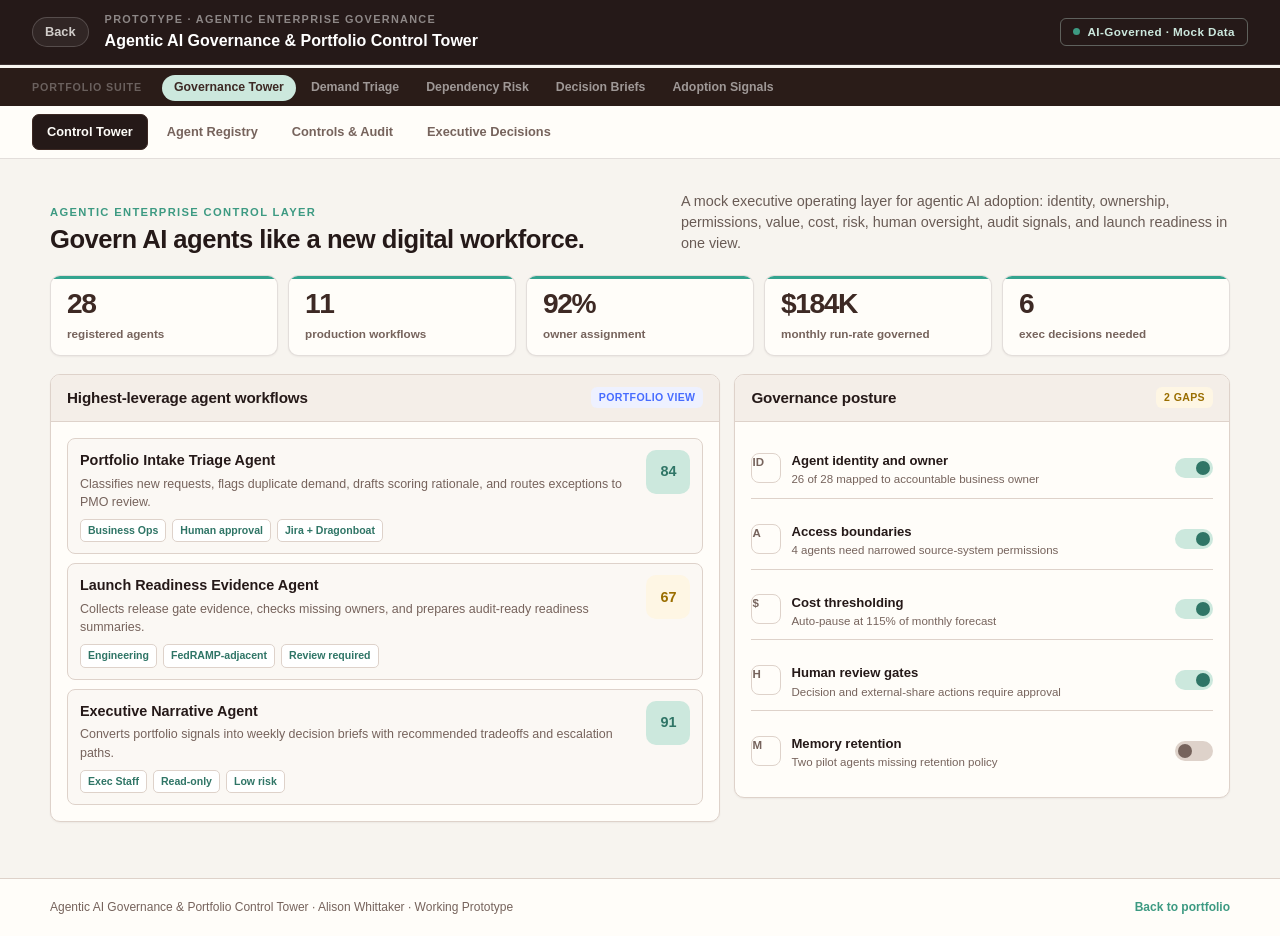
<file: agentic-governance-control-tower.html>
<!doctype html>
<html lang="en">
<head>
  <meta charset="utf-8">
  <meta name="viewport" content="width=device-width, initial-scale=1">
  <title>Agentic AI Governance &amp; Portfolio Control Tower | Alison Whittaker</title>
  <link rel="icon" type="image/png" href="alison-whittaker-profile.png">
  <style>
    :root {
      --ink:#3d2924; --muted:#76635c; --paper:#f8f5f1; --surface:#fffdf9;
      --line:#ded2ca; --accent:#3d9a82; --forest:#2f7566; --lime:#cce8dd;
      --cocoa:#4b312b; --red:#b83020; --red-soft:#fdecea; --amber:#9a6e00;
      --amber-soft:#fef6e4; --blue:#476cff; --violet:#8756d9; --radius:10px;
      --shadow:0 1px 2px rgba(76,49,43,.06);
    }
    *{box-sizing:border-box;margin:0;padding:0;}
    body{min-height:100vh;background:var(--paper);color:var(--ink);font-family:Inter,ui-sans-serif,-apple-system,BlinkMacSystemFont,"Segoe UI",sans-serif;line-height:1.45;}
    a{color:inherit;text-decoration:none;}
    button,select{font:inherit;}

    .proto-header{display:flex;align-items:center;justify-content:space-between;gap:20px;padding:12px 32px;background:var(--ink);color:#fff;}
    .ph-left{display:flex;align-items:center;gap:16px;}
    .ph-back{color:rgba(255,255,255,.72);font-size:.8rem;font-weight:700;border:1px solid rgba(255,255,255,.18);border-radius:99px;padding:5px 12px;white-space:nowrap;}
    .ph-meta{display:flex;flex-direction:column;gap:1px;}
    .ph-eyebrow{font-size:.68rem;font-weight:800;letter-spacing:.08em;text-transform:uppercase;color:rgba(255,255,255,.48);}
    .ph-title{font-size:1rem;font-weight:800;color:#fff;}
    .ph-badge{display:flex;align-items:center;gap:7px;font-size:.73rem;font-weight:800;color:var(--lime);border:1px solid rgba(204,232,221,.35);padding:5px 12px;border-radius:99px;white-space:nowrap;}
    .ai-pulse{width:7px;height:7px;border-radius:50%;background:var(--accent);animation:pulse 2s ease-in-out infinite;}
    @keyframes pulse{0%,100%{opacity:1}50%{opacity:.35}}

    .suite-bar{display:flex;align-items:center;gap:20px;padding:7px 32px;background:#2a1c18;border-bottom:1px solid rgba(255,255,255,.06);overflow-x:auto;}
    .sb-label{font-size:.67rem;font-weight:800;letter-spacing:.08em;color:rgba(255,255,255,.3);text-transform:uppercase;white-space:nowrap;flex-shrink:0;}
    .sb-links{display:flex;gap:3px;}
    .sb-link{font-size:.77rem;font-weight:650;color:rgba(255,255,255,.55);padding:4px 12px;border-radius:99px;white-space:nowrap;}
    .sb-link:hover{color:rgba(255,255,255,.88);background:rgba(255,255,255,.08);}
    .sb-link.active{color:var(--ink);background:var(--lime);}

    .tab-bar{display:flex;gap:4px;padding:8px 32px;background:var(--surface);border-bottom:1px solid var(--line);overflow-x:auto;}
    .tab-btn{padding:7px 14px;border:1px solid transparent;border-radius:7px;background:none;color:var(--muted);cursor:pointer;font-size:.8rem;font-weight:700;white-space:nowrap;}
    .tab-btn.active{background:var(--ink);color:#fff;border-color:var(--ink);}

    .proto-main{width:min(calc(100% - 48px),1180px);margin:0 auto;padding:24px 0 52px;}
    .tab-panel{display:none;}
    .tab-panel.active{display:block;}
    .panel-header{display:grid;grid-template-columns:1.05fr .95fr;gap:24px;align-items:end;margin-bottom:18px;}
    .panel-eyebrow{margin:0 0 5px;color:var(--accent);font-size:.7rem;font-weight:850;letter-spacing:.1em;text-transform:uppercase;}
    .panel-title{margin:0;color:var(--ink);font-size:clamp(1.42rem,2vw,2rem);letter-spacing:-.02em;line-height:1.12;}
    .panel-sub{margin:0;color:var(--muted);font-size:.9rem;max-width:720px;}

    .stats-row{display:grid;grid-template-columns:repeat(5,minmax(0,1fr));gap:10px;margin-bottom:18px;}
    .stat-card{position:relative;overflow:hidden;min-height:88px;padding:13px 15px;border:1px solid var(--line);border-radius:10px;background:var(--surface);box-shadow:var(--shadow);}
    .stat-card:before{position:absolute;inset:0 0 auto;height:3px;content:"";background:var(--accent);}
    .stat-val{display:block;color:var(--ink);font-size:clamp(1.3rem,2.2vw,1.9rem);font-weight:850;letter-spacing:-.04em;line-height:1;}
    .stat-lbl{display:block;margin-top:7px;color:var(--muted);font-size:.73rem;font-weight:700;line-height:1.3;}

    .grid-2{display:grid;grid-template-columns:minmax(0,1.15fr) minmax(320px,.85fr);gap:14px;align-items:start;}
    .grid-3{display:grid;grid-template-columns:repeat(3,minmax(0,1fr));gap:12px;}
    .card{border:1px solid var(--line);border-radius:var(--radius);background:var(--surface);box-shadow:var(--shadow);overflow:hidden;}
    .card-head{display:flex;align-items:center;justify-content:space-between;gap:12px;padding:12px 16px;border-bottom:1px solid var(--line);background:#f4eee8;}
    .card-head h2,.card-head h3{font-size:.95rem;letter-spacing:-.01em;}
    .card-body{padding:16px;}
    .badge{display:inline-flex;align-items:center;gap:6px;border-radius:6px;padding:3px 8px;font-size:.66rem;font-weight:850;letter-spacing:.04em;text-transform:uppercase;}
    .b-ok{background:var(--lime);color:var(--forest);}
    .b-warn{background:var(--amber-soft);color:var(--amber);}
    .b-risk{background:var(--red-soft);color:var(--red);}
    .b-info{background:#eef1ff;color:var(--blue);}
    .muted{color:var(--muted);}

    .agent-list{display:grid;gap:9px;}
    .agent-row{display:grid;grid-template-columns:minmax(0,1fr) auto;gap:12px;padding:11px 12px;border:1px solid var(--line);border-radius:8px;background:#fbf8f4;}
    .agent-row h3{margin-bottom:4px;font-size:.9rem;}
    .agent-row p{color:var(--muted);font-size:.78rem;}
    .agent-meta{display:flex;flex-wrap:wrap;gap:6px;margin-top:8px;}
    .chip{border:1px solid var(--line);border-radius:5px;padding:3px 7px;color:var(--forest);font-size:.66rem;font-weight:750;background:#fff;}
    .risk-score{display:grid;place-items:center;width:44px;height:44px;border-radius:10px;font-size:.9rem;font-weight:900;}
    .score-ok{background:var(--lime);color:var(--forest);}
    .score-warn{background:var(--amber-soft);color:var(--amber);}
    .score-risk{background:var(--red-soft);color:var(--red);}

    .control-stack{display:grid;gap:10px;}
    .control-item{display:grid;grid-template-columns:auto 1fr auto;gap:10px;align-items:center;padding:10px 0;border-bottom:1px solid var(--line);}
    .control-item:last-child{border-bottom:0;}
    .control-icon{display:grid;place-items:center;width:30px;height:30px;border:1px solid var(--line);border-radius:8px;color:var(--forest);font-size:.78rem;font-weight:800;}
    .control-item strong{font-size:.82rem;}
    .control-item span{display:block;color:var(--muted);font-size:.72rem;}
    .toggle{width:38px;height:20px;border-radius:99px;background:var(--lime);position:relative;}
    .toggle:after{position:absolute;right:3px;top:3px;width:14px;height:14px;border-radius:50%;background:var(--forest);content:"";}
    .toggle.off{background:var(--line);}
    .toggle.off:after{right:auto;left:3px;background:var(--muted);}

    .matrix{display:grid;grid-template-columns:1fr repeat(4,90px);overflow:auto;border:1px solid var(--line);border-radius:8px;}
    .matrix div{padding:10px;border-bottom:1px solid var(--line);border-right:1px solid var(--line);font-size:.76rem;}
    .matrix div:nth-child(5n){border-right:0;}
    .matrix div:nth-last-child(-n+5){border-bottom:0;}
    .matrix .mh{background:var(--cocoa);color:#fff;font-size:.66rem;font-weight:850;text-transform:uppercase;letter-spacing:.06em;white-space:nowrap;}
    .dot{display:inline-block;width:9px;height:9px;border-radius:50%;background:var(--accent);}
    .dot.a{background:var(--amber);}
    .dot.r{background:var(--red);}

    .timeline{display:grid;gap:10px;}
    .event{display:grid;grid-template-columns:92px minmax(0,1fr);gap:12px;padding-bottom:10px;border-bottom:1px solid var(--line);}
    .event:last-child{border-bottom:0;padding-bottom:0;}
    .event time{color:var(--muted);font-size:.72rem;font-weight:800;}
    .event strong{display:block;font-size:.82rem;}
    .event p{margin-top:3px;color:var(--muted);font-size:.76rem;}

    .decision-card{padding:16px;border-left:4px solid var(--accent);}
    .decision-card h3{margin-bottom:8px;font-size:.96rem;}
    .decision-card p{color:var(--muted);font-size:.82rem;}
    .decision-list{display:grid;gap:9px;margin-top:12px;}
    .decision-list div{padding:10px;border:1px solid var(--line);border-radius:8px;background:var(--paper);}
    .decision-list strong{font-size:.8rem;}
    .decision-list span{display:block;color:var(--muted);font-size:.72rem;margin-top:3px;}

    footer{padding:20px 32px;border-top:1px solid var(--line);background:var(--surface);}
    footer .fi{display:flex;justify-content:space-between;align-items:center;gap:20px;max-width:1180px;margin:0 auto;}
    footer p,footer a{font-size:.75rem;color:var(--muted);}
    footer a{color:var(--accent);font-weight:750;}

    @media(max-width:960px){
      .panel-header,.grid-2{grid-template-columns:1fr;}
      .stats-row{grid-template-columns:repeat(2,minmax(0,1fr));}
      .grid-3{grid-template-columns:1fr;}
    }
    @media(max-width:680px){
      .proto-header{align-items:flex-start;flex-direction:column;padding:14px 16px;}
      .suite-bar,.tab-bar{padding-inline:16px;}
      .proto-main{width:min(calc(100% - 30px),1180px);padding-top:24px;}
      .stats-row{grid-template-columns:1fr 1fr;}
      .agent-row{grid-template-columns:1fr;}
      .risk-score{width:42px;height:42px;}
      footer .fi{align-items:flex-start;flex-direction:column;}
    }
  </style>
  <link rel="stylesheet" href="prototype-polish.css">
</head>
<body>
  <header class="proto-header">
    <div class="ph-left">
      <a class="ph-back" href="index.html#prototypes">Back</a>
      <div class="ph-meta">
        <p class="ph-eyebrow">Prototype · Agentic Enterprise Governance</p>
        <p class="ph-title">Agentic AI Governance &amp; Portfolio Control Tower</p>
      </div>
    </div>
    <div class="ph-badge"><span class="ai-pulse"></span>AI-Governed · Mock Data</div>
  </header>

  <nav class="suite-bar">
    <span class="sb-label">Portfolio Suite</span>
    <div class="sb-links">
      <a href="agentic-governance-control-tower.html" class="sb-link active">Governance Tower</a>
      <a href="pmo-intake-scorer.html" class="sb-link">Demand Triage</a>
      <a href="dependency-risk-tracker.html" class="sb-link">Dependency Risk</a>
      <a href="exec-report-generator.html" class="sb-link">Decision Briefs</a>
      <a href="change-readiness-tracker.html" class="sb-link">Adoption Signals</a>
    </div>
  </nav>

  <nav class="tab-bar" role="tablist">
    <button class="tab-btn active" data-tab="overview" role="tab" aria-selected="true">Control Tower</button>
    <button class="tab-btn" data-tab="registry" role="tab" aria-selected="false">Agent Registry</button>
    <button class="tab-btn" data-tab="controls" role="tab" aria-selected="false">Controls &amp; Audit</button>
    <button class="tab-btn" data-tab="decisions" role="tab" aria-selected="false">Executive Decisions</button>
  </nav>

  <main class="proto-main">
    <section class="tab-panel active" id="tab-overview" role="tabpanel">
      <div class="panel-header">
        <div>
          <p class="panel-eyebrow">Agentic enterprise control layer</p>
          <h1 class="panel-title">Govern AI agents like a new digital workforce.</h1>
        </div>
        <p class="panel-sub">A mock executive operating layer for agentic AI adoption: identity, ownership, permissions, value, cost, risk, human oversight, audit signals, and launch readiness in one view.</p>
      </div>

      <div class="stats-row">
        <div class="stat-card"><span class="stat-val">28</span><span class="stat-lbl">registered agents</span></div>
        <div class="stat-card"><span class="stat-val">11</span><span class="stat-lbl">production workflows</span></div>
        <div class="stat-card"><span class="stat-val">92%</span><span class="stat-lbl">owner assignment</span></div>
        <div class="stat-card"><span class="stat-val">$184K</span><span class="stat-lbl">monthly run-rate governed</span></div>
        <div class="stat-card"><span class="stat-val">6</span><span class="stat-lbl">exec decisions needed</span></div>
      </div>

      <div class="grid-2">
        <article class="card">
          <div class="card-head">
            <h2>Highest-leverage agent workflows</h2>
            <span class="badge b-info">Portfolio View</span>
          </div>
          <div class="card-body agent-list">
            <div class="agent-row">
              <div>
                <h3>Portfolio Intake Triage Agent</h3>
                <p>Classifies new requests, flags duplicate demand, drafts scoring rationale, and routes exceptions to PMO review.</p>
                <div class="agent-meta"><span class="chip">Business Ops</span><span class="chip">Human approval</span><span class="chip">Jira + Dragonboat</span></div>
              </div>
              <span class="risk-score score-ok">84</span>
            </div>
            <div class="agent-row">
              <div>
                <h3>Launch Readiness Evidence Agent</h3>
                <p>Collects release gate evidence, checks missing owners, and prepares audit-ready readiness summaries.</p>
                <div class="agent-meta"><span class="chip">Engineering</span><span class="chip">FedRAMP-adjacent</span><span class="chip">Review required</span></div>
              </div>
              <span class="risk-score score-warn">67</span>
            </div>
            <div class="agent-row">
              <div>
                <h3>Executive Narrative Agent</h3>
                <p>Converts portfolio signals into weekly decision briefs with recommended tradeoffs and escalation paths.</p>
                <div class="agent-meta"><span class="chip">Exec Staff</span><span class="chip">Read-only</span><span class="chip">Low risk</span></div>
              </div>
              <span class="risk-score score-ok">91</span>
            </div>
          </div>
        </article>

        <aside class="card">
          <div class="card-head">
            <h2>Governance posture</h2>
            <span class="badge b-warn">2 Gaps</span>
          </div>
          <div class="card-body control-stack">
            <div class="control-item"><span class="control-icon">ID</span><div><strong>Agent identity and owner</strong><span>26 of 28 mapped to accountable business owner</span></div><span class="toggle"></span></div>
            <div class="control-item"><span class="control-icon">A</span><div><strong>Access boundaries</strong><span>4 agents need narrowed source-system permissions</span></div><span class="toggle"></span></div>
            <div class="control-item"><span class="control-icon">$</span><div><strong>Cost thresholding</strong><span>Auto-pause at 115% of monthly forecast</span></div><span class="toggle"></span></div>
            <div class="control-item"><span class="control-icon">H</span><div><strong>Human review gates</strong><span>Decision and external-share actions require approval</span></div><span class="toggle"></span></div>
            <div class="control-item"><span class="control-icon">M</span><div><strong>Memory retention</strong><span>Two pilot agents missing retention policy</span></div><span class="toggle off"></span></div>
          </div>
        </aside>
      </div>
    </section>

    <section class="tab-panel" id="tab-registry" role="tabpanel">
      <div class="panel-header">
        <div>
          <p class="panel-eyebrow">Agent registry</p>
          <h1 class="panel-title">One inventory for identity, autonomy, value, access, and risk.</h1>
        </div>
        <p class="panel-sub">This view shows how leaders could govern agent sprawl before it becomes operational, security, compliance, or cost exposure.</p>
      </div>

      <div class="card">
        <div class="card-head">
          <h2>Agent x control matrix</h2>
          <span class="badge b-ok">Governed</span>
        </div>
        <div class="card-body">
          <div class="matrix" role="table" aria-label="Agent control matrix">
            <div class="mh">Agent</div><div class="mh">Owner</div><div class="mh">Access</div><div class="mh">Value</div><div class="mh">Risk</div>
            <div>Portfolio Intake Triage</div><div><span class="dot"></span> Assigned</div><div>Jira, Dragonboat</div><div>$1.2M capacity focus</div><div><span class="dot"></span> Low</div>
            <div>Launch Evidence Collector</div><div><span class="dot"></span> Assigned</div><div>Jira, Confluence</div><div>2-week audit prep saved</div><div><span class="dot a"></span> Moderate</div>
            <div>Dependency Negotiator</div><div><span class="dot a"></span> Pending</div><div>Roadmap read-only</div><div>6 blockers surfaced</div><div><span class="dot a"></span> Moderate</div>
            <div>Customer Signal Summarizer</div><div><span class="dot"></span> Assigned</div><div>VOC repository</div><div>3 launches informed</div><div><span class="dot r"></span> High</div>
            <div>Executive Narrative Agent</div><div><span class="dot"></span> Assigned</div><div>Portfolio metrics</div><div>4 hours/week saved</div><div><span class="dot"></span> Low</div>
          </div>
        </div>
      </div>
    </section>

    <section class="tab-panel" id="tab-controls" role="tabpanel">
      <div class="panel-header">
        <div>
          <p class="panel-eyebrow">Runtime controls</p>
          <h1 class="panel-title">Policy matters when it runs as a control.</h1>
        </div>
        <p class="panel-sub">Example controls translate AI governance into daily operating mechanisms: thresholds, audit events, review gates, monitoring, and incident escalation.</p>
      </div>

      <div class="grid-3">
        <article class="card decision-card">
          <h3>Access Boundary Review</h3>
          <p>Four agents request write access to planning data. Recommendation: keep write actions behind workflow approval until owner confidence exceeds 90%.</p>
          <div class="decision-list"><div><strong>Owner</strong><span>Portfolio Operations</span></div><div><strong>Decision due</strong><span>Oct 8, 2026</span></div></div>
        </article>
        <article class="card decision-card">
          <h3>Cost Anomaly Guardrail</h3>
          <p>Run-rate is trending 18% above forecast due to repeated executive brief generation. Recommendation: cache repeated summaries and cap ad hoc runs.</p>
          <div class="decision-list"><div><strong>Owner</strong><span>Business Operations</span></div><div><strong>Decision due</strong><span>Oct 11, 2026</span></div></div>
        </article>
        <article class="card decision-card">
          <h3>Human Oversight Model</h3>
          <p>Read-only analysis agents are approved for scale. Agents that draft decisions, route work, or change status require explicit human confirmation.</p>
          <div class="decision-list"><div><strong>Owner</strong><span>AI Governance Council</span></div><div><strong>Decision due</strong><span>Oct 15, 2026</span></div></div>
        </article>
      </div>
    </section>

    <section class="tab-panel" id="tab-decisions" role="tabpanel">
      <div class="panel-header">
        <div>
          <p class="panel-eyebrow">Executive decision intelligence</p>
          <h1 class="panel-title">Convert governance signals into leadership decisions.</h1>
        </div>
        <p class="panel-sub">The control tower does not just report risk. It frames decisions, names tradeoffs, and gives leaders a clean path to action.</p>
      </div>

      <div class="grid-2">
        <article class="card">
          <div class="card-head">
            <h2>Recommended decisions</h2>
            <span class="badge b-warn">This week</span>
          </div>
          <div class="card-body timeline">
            <div class="event"><time>Now</time><div><strong>Approve production scale for three low-risk agents.</strong><p>Benefit: reduces manual PMO reporting load by 18-22 hours per week.</p></div></div>
            <div class="event"><time>Oct 8</time><div><strong>Resolve memory policy for pilot agents.</strong><p>Decision needed before Legal and Security signoff for broader rollout.</p></div></div>
            <div class="event"><time>Oct 15</time><div><strong>Fund agent observability workstream.</strong><p>Tradeoff: delay one roadmap analytics enhancement or add one engineering pod.</p></div></div>
          </div>
        </article>
        <aside class="card">
          <div class="card-head">
            <h2>AI-generated executive brief</h2>
            <span class="badge b-info">Draft</span>
          </div>
          <div class="card-body">
            <p class="muted">Agentic AI adoption is ready to expand from pilot to controlled scale if leadership resolves two governance gaps: memory retention and source-system write permissions. Current value signals are strong, with 11 production workflows and measurable savings in reporting, intake, and launch readiness. The recommended path is to scale low-risk, read-only agents while keeping high-impact workflow changes behind human approval gates.</p>
          </div>
        </aside>
      </div>
    </section>
  </main>

  <footer>
    <div class="fi">
      <p>Agentic AI Governance &amp; Portfolio Control Tower · Alison Whittaker · Working Prototype</p>
      <a href="index.html#prototypes">Back to portfolio</a>
    </div>
  </footer>

  <script>
    const tabs = document.querySelectorAll('.tab-btn');
    const panels = document.querySelectorAll('.tab-panel');
    tabs.forEach((btn) => {
      btn.addEventListener('click', () => {
        tabs.forEach((tab) => { tab.classList.remove('active'); tab.setAttribute('aria-selected', 'false'); });
        panels.forEach((panel) => panel.classList.remove('active'));
        btn.classList.add('active');
        btn.setAttribute('aria-selected', 'true');
        document.getElementById('tab-' + btn.dataset.tab)?.classList.add('active');
      });
    });
  </script>
  <script src="prototype-polish.js"></script>
</body>
</html>
</file>
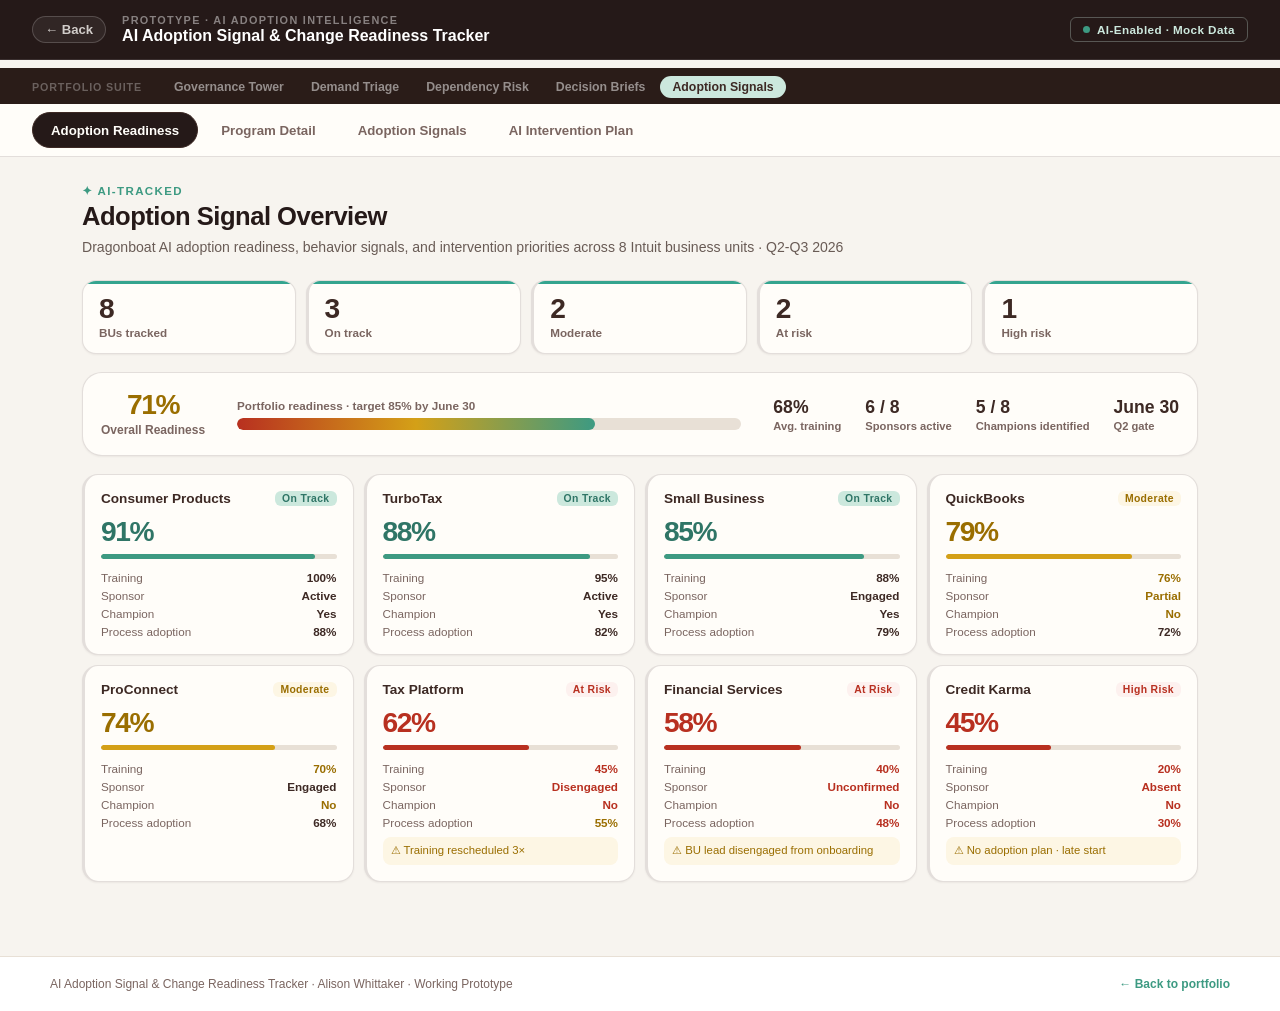
<file: change-readiness-tracker.html>
<!DOCTYPE html>
<html lang="en">
<head>
  <meta charset="UTF-8">
  <meta name="viewport" content="width=device-width, initial-scale=1.0">
  <title>AI Adoption Signal &amp; Change Readiness Tracker · Alison Whittaker</title>
  <link rel="icon" type="image/png" href="alison-whittaker-profile.png">
  <style>
    :root {
      --ink:#3d2924; --accent:#3d9a82; --forest:#2f7566; --lime:#cce8dd;
      --paper:#f8f5f1; --surface:#fff; --line:#e8e0d6; --muted:#7a6560;
      --red:#b83020; --amber:#9a6e00; --red-soft:#fdf1ef; --amber-soft:#fdf6e4;
      --radius:20px;
    }
    *{box-sizing:border-box;margin:0;padding:0;}
    body{font-family:-apple-system,BlinkMacSystemFont,'Segoe UI',sans-serif;background:var(--paper);color:var(--ink);min-height:100vh;display:flex;flex-direction:column;}

    .proto-header{display:flex;justify-content:space-between;align-items:center;padding:14px 32px;background:var(--ink);gap:20px;}
    .ph-left{display:flex;align-items:center;gap:16px;}
    .ph-back{color:rgba(255,255,255,.6);text-decoration:none;font-size:.82rem;font-weight:600;border:1px solid rgba(255,255,255,.15);padding:5px 12px;border-radius:99px;transition:all .15s;white-space:nowrap;}
    .ph-back:hover{color:#fff;border-color:rgba(255,255,255,.35);}
    .ph-meta{display:flex;flex-direction:column;gap:1px;}
    .ph-eyebrow{font-size:.68rem;font-weight:700;letter-spacing:.07em;text-transform:uppercase;color:rgba(255,255,255,.45);}
    .ph-title{font-size:1rem;font-weight:700;color:#fff;}
    .ph-badge{display:flex;align-items:center;gap:7px;font-size:.73rem;font-weight:700;color:var(--lime);border:1px solid rgba(204,232,221,.3);padding:5px 12px;border-radius:99px;white-space:nowrap;}
    .ai-pulse{width:7px;height:7px;border-radius:50%;background:var(--accent);animation:pulse 2s ease-in-out infinite;}
    @keyframes pulse{0%,100%{opacity:1}50%{opacity:.3}}

    .suite-bar{display:flex;align-items:center;gap:20px;padding:8px 32px;background:#2a1c18;border-bottom:1px solid rgba(255,255,255,.06);overflow-x:auto;}
    .sb-label{font-size:.67rem;font-weight:800;letter-spacing:.08em;color:rgba(255,255,255,.3);text-transform:uppercase;white-space:nowrap;flex-shrink:0;}
    .sb-links{display:flex;gap:3px;}
    .sb-link{font-size:.77rem;font-weight:600;color:rgba(255,255,255,.5);padding:4px 12px;border-radius:99px;text-decoration:none;transition:all .15s;white-space:nowrap;}
    .sb-link:hover{color:rgba(255,255,255,.85);background:rgba(255,255,255,.08);}
    .sb-link.active{color:var(--ink);background:var(--lime);}

    .tab-bar{display:flex;gap:4px;padding:12px 32px;background:var(--surface);border-bottom:1px solid var(--line);overflow-x:auto;}
    .tab-btn{padding:8px 18px;border:1px solid transparent;border-radius:99px;background:none;font-size:.83rem;font-weight:600;color:var(--muted);cursor:pointer;transition:all .15s;white-space:nowrap;}
    .tab-btn:hover{color:var(--ink);background:var(--paper);}
    .tab-btn.active{background:var(--ink);color:#fff;border-color:var(--ink);}

    .proto-main{flex:1;padding:28px 32px;max-width:1180px;width:100%;margin:0 auto;}
    .tab-panel{display:none;}
    .tab-panel.active{display:block;}

    .panel-header{margin-bottom:24px;}
    .panel-eyebrow{font-size:.72rem;font-weight:700;letter-spacing:.07em;text-transform:uppercase;color:var(--accent);margin-bottom:4px;}
    .panel-title{font-size:1.6rem;font-weight:800;color:var(--ink);margin-bottom:6px;}
    .panel-sub{font-size:.88rem;color:var(--muted);line-height:1.5;}

    .stats-row{display:flex;gap:12px;margin-bottom:24px;flex-wrap:wrap;}
    .stat-card{background:var(--surface);border:1px solid var(--line);border-radius:14px;padding:14px 20px;display:flex;flex-direction:column;gap:3px;min-width:110px;flex:1;}
    .stat-val{font-size:1.55rem;font-weight:800;color:var(--ink);line-height:1;}
    .stat-lbl{font-size:.73rem;color:var(--muted);font-weight:600;}
    .s-red{border-left:3px solid var(--red);}
    .s-amber{border-left:3px solid #d4a017;}
    .s-green{border-left:3px solid var(--accent);}

    /* Overall readiness meter */
    .readiness-hero{background:var(--surface);border:1px solid var(--line);border-radius:var(--radius);padding:24px;margin-bottom:24px;display:flex;align-items:center;gap:32px;flex-wrap:wrap;}
    .rh-score{display:flex;flex-direction:column;align-items:center;gap:4px;flex-shrink:0;}
    .rh-num{font-size:3rem;font-weight:900;color:var(--amber);line-height:1;}
    .rh-label{font-size:.75rem;font-weight:700;color:var(--muted);}
    .rh-bar-wrap{flex:1;min-width:200px;}
    .rh-bar-label{font-size:.73rem;font-weight:700;color:var(--muted);margin-bottom:6px;}
    .rh-bar{height:12px;background:var(--line);border-radius:99px;overflow:hidden;}
    .rh-fill{height:100%;border-radius:99px;background:linear-gradient(90deg,var(--red) 0%,#d4a017 50%,var(--accent) 100%);}
    .rh-detail{display:flex;gap:24px;flex-wrap:wrap;}
    .rh-d-item{display:flex;flex-direction:column;gap:2px;}
    .rh-d-val{font-size:1.1rem;font-weight:800;color:var(--ink);}
    .rh-d-lbl{font-size:.7rem;color:var(--muted);font-weight:600;}

    /* BU grid */
    .bu-grid{display:grid;grid-template-columns:repeat(4,1fr);gap:14px;margin-bottom:24px;}
    .bu-card{background:var(--surface);border:1px solid var(--line);border-radius:16px;padding:16px;border-left:3px solid var(--line);}
    .bu-card.bc-on{border-left-color:var(--accent);}
    .bu-card.bc-mod{border-left-color:#d4a017;}
    .bu-card.bc-risk{border-left-color:var(--red);}
    .bu-top{display:flex;align-items:flex-start;justify-content:space-between;gap:8px;margin-bottom:10px;}
    .bu-name{font-size:.85rem;font-weight:800;color:var(--ink);}
    .bu-badge{font-size:.65rem;font-weight:700;padding:2px 7px;border-radius:99px;white-space:nowrap;}
    .bb-on{background:var(--lime);color:var(--forest);}
    .bb-mod{background:var(--amber-soft);color:var(--amber);}
    .bb-risk{background:var(--red-soft);color:var(--red);}
    .bu-score{font-size:1.4rem;font-weight:900;margin-bottom:6px;}
    .bu-bar{height:5px;background:var(--line);border-radius:99px;overflow:hidden;margin-bottom:12px;}
    .bu-fill{height:100%;border-radius:99px;}
    .bf-g{background:var(--accent);}
    .bf-a{background:#d4a017;}
    .bf-r{background:var(--red);}
    .bu-dims{display:flex;flex-direction:column;gap:5px;}
    .bu-dim{display:flex;align-items:center;justify-content:space-between;font-size:.73rem;}
    .bd-lbl{color:var(--muted);}
    .bd-val{font-weight:700;color:var(--ink);}
    .bd-val.dv-bad{color:var(--red);}
    .bd-val.dv-warn{color:var(--amber);}
    .bu-flag{display:flex;align-items:flex-start;gap:5px;margin-top:8px;padding:6px 8px;background:var(--amber-soft);border-radius:8px;}
    .bu-flag span{font-size:.71rem;color:var(--amber);line-height:1.4;}

    /* Timeline (program detail) */
    .prog-detail-grid{display:grid;grid-template-columns:1fr 1fr;gap:20px;margin-bottom:24px;}
    .pd-card{background:var(--surface);border:1px solid var(--line);border-radius:var(--radius);padding:22px;}
    .pd-card-full{grid-column:1/-1;}
    .pd-title{font-size:.92rem;font-weight:800;color:var(--ink);margin-bottom:4px;}
    .pd-sub{font-size:.78rem;color:var(--muted);margin-bottom:16px;}
    .wave-list{display:flex;flex-direction:column;gap:0;}
    .wave-item{display:flex;align-items:flex-start;gap:14px;padding:12px 0;border-bottom:1px solid var(--line);}
    .wave-item:last-child{border-bottom:none;}
    .wave-dot-col{display:flex;flex-direction:column;align-items:center;gap:0;flex-shrink:0;padding-top:4px;}
    .wave-dot{width:12px;height:12px;border-radius:50%;border:2px solid var(--line);}
    .wd-done{background:var(--accent);border-color:var(--accent);}
    .wd-active{background:#fff;border-color:var(--accent);box-shadow:0 0 0 3px rgba(61,154,130,.2);}
    .wd-risk{background:#fff;border-color:var(--red);}
    .wd-pend{background:#fff;border-color:var(--line);}
    .wave-line{width:2px;flex:1;background:var(--line);min-height:20px;}
    .wave-body{flex:1;}
    .wb-wave{font-size:.7rem;font-weight:700;color:var(--muted);margin-bottom:2px;}
    .wb-title{font-size:.86rem;font-weight:800;color:var(--ink);margin-bottom:4px;}
    .wb-bus{display:flex;gap:5px;flex-wrap:wrap;margin-bottom:4px;}
    .wb-bu{font-size:.68rem;font-weight:700;padding:2px 7px;border-radius:99px;background:var(--lime);color:var(--forest);}
    .wb-bu.wbu-risk{background:var(--red-soft);color:var(--red);}
    .wb-date{font-size:.73rem;color:var(--muted);}

    /* Adoption signals */
    .signals-grid{display:grid;grid-template-columns:repeat(3,1fr);gap:16px;margin-bottom:24px;}
    .sig-card{background:var(--surface);border:1px solid var(--line);border-radius:16px;padding:18px;}
    .sig-header{display:flex;align-items:center;justify-content:space-between;margin-bottom:14px;}
    .sig-title{font-size:.82rem;font-weight:800;color:var(--ink);}
    .sig-badge{font-size:.67rem;font-weight:700;padding:2px 7px;border-radius:99px;}
    .sb-pos{background:var(--lime);color:var(--forest);}
    .sb-neg{background:var(--red-soft);color:var(--red);}
    .sb-warn{background:var(--amber-soft);color:var(--amber);}
    .sig-rows{display:flex;flex-direction:column;gap:10px;}
    .sig-row{display:flex;flex-direction:column;gap:4px;}
    .sr-label{font-size:.73rem;color:var(--muted);display:flex;justify-content:space-between;}
    .sr-bar{height:6px;background:var(--line);border-radius:99px;overflow:hidden;}
    .sr-fill{height:100%;border-radius:99px;}
    .sfg{background:var(--accent);}
    .sfa{background:#d4a017;}
    .sfr{background:var(--red);}
    .ai-flag-list{display:flex;flex-direction:column;gap:10px;}
    .ai-flag{display:flex;gap:12px;align-items:flex-start;padding:14px;background:var(--amber-soft);border:1px solid #f0c27f;border-radius:12px;}
    .af-icon{font-size:1rem;flex-shrink:0;margin-top:1px;}
    .af-title{font-size:.83rem;font-weight:800;color:var(--ink);margin-bottom:3px;}
    .af-body{font-size:.78rem;color:var(--muted);line-height:1.5;}
    .ai-tag{font-size:.62rem;font-weight:800;padding:1px 6px;border-radius:4px;background:var(--lime);color:var(--forest);margin-left:6px;vertical-align:middle;}

    /* Action plan */
    .action-list{display:flex;flex-direction:column;gap:14px;}
    .action-card{background:var(--surface);border:1px solid var(--line);border-radius:var(--radius);padding:20px;border-left:3px solid var(--red);}
    .action-card.ac-warn{border-left-color:#d4a017;}
    .ac-top{display:flex;align-items:flex-start;justify-content:space-between;gap:12px;margin-bottom:12px;flex-wrap:wrap;}
    .ac-bu{font-size:.92rem;font-weight:800;color:var(--ink);}
    .ac-score{font-size:.8rem;color:var(--muted);}
    .ac-items{display:flex;flex-direction:column;gap:8px;}
    .ac-item{display:flex;gap:10px;align-items:flex-start;}
    .ac-num{width:20px;height:20px;border-radius:50%;background:var(--ink);color:#fff;font-size:.7rem;font-weight:800;display:flex;align-items:center;justify-content:center;flex-shrink:0;margin-top:1px;}
    .ac-text{font-size:.84rem;color:var(--muted);line-height:1.5;}
    .ac-text strong{color:var(--ink);}
    .ac-deadline{display:inline-flex;align-items:center;gap:5px;margin-top:6px;font-size:.72rem;font-weight:700;color:var(--red);background:var(--red-soft);padding:3px 9px;border-radius:99px;}

    footer{padding:20px 32px;border-top:1px solid var(--line);background:var(--surface);margin-top:auto;}
    footer .fi{display:flex;justify-content:space-between;align-items:center;gap:20px;max-width:1180px;margin:0 auto;}
    footer p{font-size:.75rem;color:var(--muted);}
    footer a{font-size:.75rem;color:var(--accent);font-weight:700;text-decoration:none;}

    @media(max-width:1100px){.bu-grid{grid-template-columns:repeat(2,1fr);}}
    @media(max-width:900px){
      .proto-header,.suite-bar,.tab-bar,.proto-main{padding-left:16px;padding-right:16px;}
      .bu-grid{grid-template-columns:1fr 1fr;}
      .signals-grid{grid-template-columns:1fr;}
      .prog-detail-grid{grid-template-columns:1fr;}
    }
    @media(max-width:600px){.bu-grid{grid-template-columns:1fr;}}
  </style>
  <link rel="stylesheet" href="prototype-polish.css">
</head>
<body>

  <header class="proto-header">
    <div class="ph-left">
      <a class="ph-back" href="index.html">← Back</a>
      <div class="ph-meta">
        <p class="ph-eyebrow">Prototype · AI Adoption Intelligence</p>
        <p class="ph-title">AI Adoption Signal &amp; Change Readiness Tracker</p>
      </div>
    </div>
    <div class="ph-badge"><span class="ai-pulse"></span>AI-Enabled · Mock Data</div>
  </header>

  <nav class="suite-bar">
    <span class="sb-label">Portfolio Suite</span>
    <div class="sb-links">
      <a href="agentic-governance-control-tower.html" class="sb-link">Governance Tower</a>
      <a href="pmo-intake-scorer.html" class="sb-link">Demand Triage</a>
      <a href="dependency-risk-tracker.html" class="sb-link">Dependency Risk</a>
      <a href="exec-report-generator.html" class="sb-link">Decision Briefs</a>
      <a href="change-readiness-tracker.html" class="sb-link active">Adoption Signals</a>
    </div>
  </nav>

  <nav class="tab-bar" role="tablist">
    <button class="tab-btn active" data-tab="overview" role="tab" aria-selected="true">Adoption Readiness</button>
    <button class="tab-btn" data-tab="program" role="tab" aria-selected="false">Program Detail</button>
    <button class="tab-btn" data-tab="signals" role="tab" aria-selected="false">Adoption Signals</button>
    <button class="tab-btn" data-tab="action" role="tab" aria-selected="false">AI Intervention Plan</button>
  </nav>

  <main class="proto-main">

    <!-- ══ BU OVERVIEW ══ -->
    <div class="tab-panel active" id="tab-overview" role="tabpanel">
      <div class="panel-header">
        <p class="panel-eyebrow">✦ AI-Tracked</p>
        <h1 class="panel-title">Adoption Signal Overview</h1>
        <p class="panel-sub">Dragonboat AI adoption readiness, behavior signals, and intervention priorities across 8 Intuit business units · Q2-Q3 2026</p>
      </div>

      <div class="stats-row">
        <div class="stat-card">
          <span class="stat-val">8</span><p class="stat-lbl">BUs tracked</p>
        </div>
        <div class="stat-card s-green">
          <span class="stat-val">3</span><p class="stat-lbl">On track</p>
        </div>
        <div class="stat-card s-amber">
          <span class="stat-val">2</span><p class="stat-lbl">Moderate</p>
        </div>
        <div class="stat-card s-red">
          <span class="stat-val">2</span><p class="stat-lbl">At risk</p>
        </div>
        <div class="stat-card s-red">
          <span class="stat-val">1</span><p class="stat-lbl">High risk</p>
        </div>
      </div>

      <div class="readiness-hero">
        <div class="rh-score">
          <span class="rh-num">71%</span>
          <span class="rh-label">Overall Readiness</span>
        </div>
        <div class="rh-bar-wrap">
          <p class="rh-bar-label">Portfolio readiness · target 85% by June 30</p>
          <div class="rh-bar"><div class="rh-fill" style="width:71%"></div></div>
        </div>
        <div class="rh-detail">
          <div class="rh-d-item"><span class="rh-d-val">68%</span><span class="rh-d-lbl">Avg. training</span></div>
          <div class="rh-d-item"><span class="rh-d-val">6 / 8</span><span class="rh-d-lbl">Sponsors active</span></div>
          <div class="rh-d-item"><span class="rh-d-val">5 / 8</span><span class="rh-d-lbl">Champions identified</span></div>
          <div class="rh-d-item"><span class="rh-d-val">June 30</span><span class="rh-d-lbl">Q2 gate</span></div>
        </div>
      </div>

      <div class="bu-grid">

        <!-- Consumer Products -->
        <div class="bu-card bc-on">
          <div class="bu-top">
            <span class="bu-name">Consumer Products</span>
            <span class="bu-badge bb-on">On Track</span>
          </div>
          <div class="bu-score" style="color:var(--forest)">91%</div>
          <div class="bu-bar"><div class="bu-fill bf-g" style="width:91%"></div></div>
          <div class="bu-dims">
            <div class="bu-dim"><span class="bd-lbl">Training</span><span class="bd-val">100%</span></div>
            <div class="bu-dim"><span class="bd-lbl">Sponsor</span><span class="bd-val">Active</span></div>
            <div class="bu-dim"><span class="bd-lbl">Champion</span><span class="bd-val">Yes</span></div>
            <div class="bu-dim"><span class="bd-lbl">Process adoption</span><span class="bd-val">88%</span></div>
          </div>
        </div>

        <!-- TurboTax -->
        <div class="bu-card bc-on">
          <div class="bu-top">
            <span class="bu-name">TurboTax</span>
            <span class="bu-badge bb-on">On Track</span>
          </div>
          <div class="bu-score" style="color:var(--forest)">88%</div>
          <div class="bu-bar"><div class="bu-fill bf-g" style="width:88%"></div></div>
          <div class="bu-dims">
            <div class="bu-dim"><span class="bd-lbl">Training</span><span class="bd-val">95%</span></div>
            <div class="bu-dim"><span class="bd-lbl">Sponsor</span><span class="bd-val">Active</span></div>
            <div class="bu-dim"><span class="bd-lbl">Champion</span><span class="bd-val">Yes</span></div>
            <div class="bu-dim"><span class="bd-lbl">Process adoption</span><span class="bd-val">82%</span></div>
          </div>
        </div>

        <!-- Small Business -->
        <div class="bu-card bc-on">
          <div class="bu-top">
            <span class="bu-name">Small Business</span>
            <span class="bu-badge bb-on">On Track</span>
          </div>
          <div class="bu-score" style="color:var(--forest)">85%</div>
          <div class="bu-bar"><div class="bu-fill bf-g" style="width:85%"></div></div>
          <div class="bu-dims">
            <div class="bu-dim"><span class="bd-lbl">Training</span><span class="bd-val">88%</span></div>
            <div class="bu-dim"><span class="bd-lbl">Sponsor</span><span class="bd-val">Engaged</span></div>
            <div class="bu-dim"><span class="bd-lbl">Champion</span><span class="bd-val">Yes</span></div>
            <div class="bu-dim"><span class="bd-lbl">Process adoption</span><span class="bd-val">79%</span></div>
          </div>
        </div>

        <!-- QuickBooks -->
        <div class="bu-card bc-mod">
          <div class="bu-top">
            <span class="bu-name">QuickBooks</span>
            <span class="bu-badge bb-mod">Moderate</span>
          </div>
          <div class="bu-score" style="color:var(--amber)">79%</div>
          <div class="bu-bar"><div class="bu-fill bf-a" style="width:79%"></div></div>
          <div class="bu-dims">
            <div class="bu-dim"><span class="bd-lbl">Training</span><span class="bd-val dv-warn">76%</span></div>
            <div class="bu-dim"><span class="bd-lbl">Sponsor</span><span class="bd-val dv-warn">Partial</span></div>
            <div class="bu-dim"><span class="bd-lbl">Champion</span><span class="bd-val dv-warn">No</span></div>
            <div class="bu-dim"><span class="bd-lbl">Process adoption</span><span class="bd-val">72%</span></div>
          </div>
        </div>

        <!-- ProConnect -->
        <div class="bu-card bc-mod">
          <div class="bu-top">
            <span class="bu-name">ProConnect</span>
            <span class="bu-badge bb-mod">Moderate</span>
          </div>
          <div class="bu-score" style="color:var(--amber)">74%</div>
          <div class="bu-bar"><div class="bu-fill bf-a" style="width:74%"></div></div>
          <div class="bu-dims">
            <div class="bu-dim"><span class="bd-lbl">Training</span><span class="bd-val dv-warn">70%</span></div>
            <div class="bu-dim"><span class="bd-lbl">Sponsor</span><span class="bd-val">Engaged</span></div>
            <div class="bu-dim"><span class="bd-lbl">Champion</span><span class="bd-val dv-warn">No</span></div>
            <div class="bu-dim"><span class="bd-lbl">Process adoption</span><span class="bd-val">68%</span></div>
          </div>
        </div>

        <!-- Tax Platform -->
        <div class="bu-card bc-risk">
          <div class="bu-top">
            <span class="bu-name">Tax Platform</span>
            <span class="bu-badge bb-risk">At Risk</span>
          </div>
          <div class="bu-score" style="color:var(--red)">62%</div>
          <div class="bu-bar"><div class="bu-fill bf-r" style="width:62%"></div></div>
          <div class="bu-dims">
            <div class="bu-dim"><span class="bd-lbl">Training</span><span class="bd-val dv-bad">45%</span></div>
            <div class="bu-dim"><span class="bd-lbl">Sponsor</span><span class="bd-val dv-bad">Disengaged</span></div>
            <div class="bu-dim"><span class="bd-lbl">Champion</span><span class="bd-val dv-bad">No</span></div>
            <div class="bu-dim"><span class="bd-lbl">Process adoption</span><span class="bd-val dv-warn">55%</span></div>
          </div>
          <div class="bu-flag"><span>⚠ Training rescheduled 3×</span></div>
        </div>

        <!-- Financial Services -->
        <div class="bu-card bc-risk">
          <div class="bu-top">
            <span class="bu-name">Financial Services</span>
            <span class="bu-badge bb-risk">At Risk</span>
          </div>
          <div class="bu-score" style="color:var(--red)">58%</div>
          <div class="bu-bar"><div class="bu-fill bf-r" style="width:58%"></div></div>
          <div class="bu-dims">
            <div class="bu-dim"><span class="bd-lbl">Training</span><span class="bd-val dv-bad">40%</span></div>
            <div class="bu-dim"><span class="bd-lbl">Sponsor</span><span class="bd-val dv-bad">Unconfirmed</span></div>
            <div class="bu-dim"><span class="bd-lbl">Champion</span><span class="bd-val dv-bad">No</span></div>
            <div class="bu-dim"><span class="bd-lbl">Process adoption</span><span class="bd-val dv-bad">48%</span></div>
          </div>
          <div class="bu-flag"><span>⚠ BU lead disengaged from onboarding</span></div>
        </div>

        <!-- Credit Karma -->
        <div class="bu-card bc-risk">
          <div class="bu-top">
            <span class="bu-name">Credit Karma</span>
            <span class="bu-badge bb-risk">High Risk</span>
          </div>
          <div class="bu-score" style="color:var(--red)">45%</div>
          <div class="bu-bar"><div class="bu-fill bf-r" style="width:45%"></div></div>
          <div class="bu-dims">
            <div class="bu-dim"><span class="bd-lbl">Training</span><span class="bd-val dv-bad">20%</span></div>
            <div class="bu-dim"><span class="bd-lbl">Sponsor</span><span class="bd-val dv-bad">Absent</span></div>
            <div class="bu-dim"><span class="bd-lbl">Champion</span><span class="bd-val dv-bad">No</span></div>
            <div class="bu-dim"><span class="bd-lbl">Process adoption</span><span class="bd-val dv-bad">30%</span></div>
          </div>
          <div class="bu-flag"><span>⚠ No adoption plan · late start</span></div>
        </div>

      </div>
    </div>

    <!-- ══ PROGRAM DETAIL ══ -->
    <div class="tab-panel" id="tab-program" role="tabpanel">
      <div class="panel-header">
        <p class="panel-eyebrow">Program View</p>
        <h1 class="panel-title">Program Detail</h1>
        <p class="panel-sub">Rollout timeline and per-BU progress for programs driving change adoption.</p>
      </div>

      <div class="prog-detail-grid">

        <div class="pd-card pd-card-full">
          <p class="pd-title">AI Portfolio Planning Rollout — Dragonboat Adoption Timeline</p>
          <p class="pd-sub">Intuit · Owner: Alison Whittaker · Q2 2026 milestone: June 30 · 6 of 8 BUs onboarded</p>
          <div class="wave-list">
            <div class="wave-item">
              <div class="wave-dot-col"><div class="wave-dot wd-done"></div><div class="wave-line"></div></div>
              <div class="wave-body">
                <p class="wb-wave">Wave 1 · May 2026</p>
                <p class="wb-title">Pilot — Consumer Products &amp; TurboTax</p>
                <div class="wb-bus"><span class="wb-bu">Consumer Products</span><span class="wb-bu">TurboTax</span></div>
                <p class="wb-date">✓ Complete · 100% trained · Champions active</p>
              </div>
            </div>
            <div class="wave-item">
              <div class="wave-dot-col"><div class="wave-dot wd-done"></div><div class="wave-line"></div></div>
              <div class="wave-body">
                <p class="wb-wave">Wave 2 · June 1–14, 2026</p>
                <p class="wb-title">Small Business, QuickBooks &amp; ProConnect</p>
                <div class="wb-bus"><span class="wb-bu">Small Business</span><span class="wb-bu">QuickBooks</span><span class="wb-bu">ProConnect</span></div>
                <p class="wb-date">✓ Onboarded · Training 76–88% · No champions in QB/ProConnect</p>
              </div>
            </div>
            <div class="wave-item">
              <div class="wave-dot-col"><div class="wave-dot wd-active"></div><div class="wave-line"></div></div>
              <div class="wave-body">
                <p class="wb-wave">Wave 3 · June 28, 2026 — Q2 Milestone</p>
                <p class="wb-title">Tax Platform &amp; Financial Services</p>
                <div class="wb-bus"><span class="wb-bu wbu-risk">Tax Platform</span><span class="wb-bu wbu-risk">Financial Services</span></div>
                <p class="wb-date">In progress · Training sessions June 28 · At-risk BUs — see Action Plan</p>
              </div>
            </div>
            <div class="wave-item">
              <div class="wave-dot-col"><div class="wave-dot wd-risk"></div></div>
              <div class="wave-body">
                <p class="wb-wave">Wave 4 · Q3 2026 — Requires Intervention</p>
                <p class="wb-title">Credit Karma</p>
                <div class="wb-bus"><span class="wb-bu wbu-risk">Credit Karma</span></div>
                <p class="wb-date">High risk · No adoption plan · Sponsor absent · Emergency action required</p>
              </div>
            </div>
          </div>
        </div>

        <div class="pd-card">
          <p class="pd-title">TPM Operating Model Redesign — Change Impact</p>
          <p class="pd-sub">Intuit · Owner: Alison Whittaker · RACI approval pending</p>
          <div class="wave-list">
            <div class="wave-item">
              <div class="wave-dot-col"><div class="wave-dot wd-done"></div><div class="wave-line"></div></div>
              <div class="wave-body">
                <p class="wb-wave">Phase 1 · April–May 2026</p>
                <p class="wb-title">Current-state assessment</p>
                <p class="wb-date">✓ Complete · 12 TPM process interviews conducted</p>
              </div>
            </div>
            <div class="wave-item">
              <div class="wave-dot-col"><div class="wave-dot wd-done"></div><div class="wave-line"></div></div>
              <div class="wave-body">
                <p class="wb-wave">Phase 2 · May–June 2026</p>
                <p class="wb-title">New model design + RACI draft</p>
                <p class="wb-date">✓ Complete · RACI submitted June 5</p>
              </div>
            </div>
            <div class="wave-item">
              <div class="wave-dot-col"><div class="wave-dot wd-risk"></div><div class="wave-line"></div></div>
              <div class="wave-body">
                <p class="wb-wave">Phase 3 · Blocked</p>
                <p class="wb-title">RACI approval + exec alignment</p>
                <p class="wb-date">⚠ Pending 3 weeks · No exec sponsor · Q3 kickoff blocked</p>
              </div>
            </div>
            <div class="wave-item">
              <div class="wave-dot-col"><div class="wave-dot wd-pend"></div></div>
              <div class="wave-body">
                <p class="wb-wave">Phase 4 · Q3 2026 target</p>
                <p class="wb-title">Rollout to all TPM teams</p>
                <p class="wb-date">Pending RACI approval</p>
              </div>
            </div>
          </div>
        </div>

        <div class="pd-card">
          <p class="pd-title">Dragonboat Adoption — BU Progress Summary</p>
          <p class="pd-sub">Training and process adoption by business unit</p>
          <table style="width:100%;border-collapse:collapse;font-size:.8rem;margin-top:4px;">
            <thead>
              <tr>
                <th style="text-align:left;font-size:.66rem;font-weight:700;letter-spacing:.05em;text-transform:uppercase;color:var(--muted);padding:0 8px 8px 0;border-bottom:1px solid var(--line);">BU</th>
                <th style="text-align:left;font-size:.66rem;font-weight:700;letter-spacing:.05em;text-transform:uppercase;color:var(--muted);padding:0 8px 8px;border-bottom:1px solid var(--line);">Training</th>
                <th style="text-align:left;font-size:.66rem;font-weight:700;letter-spacing:.05em;text-transform:uppercase;color:var(--muted);padding:0 8px 8px;border-bottom:1px solid var(--line);">Process</th>
                <th style="text-align:left;font-size:.66rem;font-weight:700;letter-spacing:.05em;text-transform:uppercase;color:var(--muted);padding:0 0 8px;border-bottom:1px solid var(--line);">Status</th>
              </tr>
            </thead>
            <tbody>
              <tr><td style="padding:8px 8px 8px 0;font-weight:700;font-size:.77rem;border-bottom:1px solid var(--line)">Consumer Products</td><td style="padding:8px;border-bottom:1px solid var(--line);color:var(--forest);font-weight:700">100%</td><td style="padding:8px;border-bottom:1px solid var(--line);color:var(--forest);font-weight:700">88%</td><td style="padding:8px 0 8px 8px;border-bottom:1px solid var(--line)"><span style="font-size:.67rem;font-weight:700;padding:2px 6px;border-radius:99px;background:var(--lime);color:var(--forest)">✓ Live</span></td></tr>
              <tr><td style="padding:8px 8px 8px 0;font-weight:700;font-size:.77rem;border-bottom:1px solid var(--line)">TurboTax</td><td style="padding:8px;border-bottom:1px solid var(--line);color:var(--forest);font-weight:700">95%</td><td style="padding:8px;border-bottom:1px solid var(--line);color:var(--forest);font-weight:700">82%</td><td style="padding:8px 0 8px 8px;border-bottom:1px solid var(--line)"><span style="font-size:.67rem;font-weight:700;padding:2px 6px;border-radius:99px;background:var(--lime);color:var(--forest)">✓ Live</span></td></tr>
              <tr><td style="padding:8px 8px 8px 0;font-weight:700;font-size:.77rem;border-bottom:1px solid var(--line)">Small Business</td><td style="padding:8px;border-bottom:1px solid var(--line);color:var(--forest);font-weight:700">88%</td><td style="padding:8px;border-bottom:1px solid var(--line);color:var(--amber);font-weight:700">79%</td><td style="padding:8px 0 8px 8px;border-bottom:1px solid var(--line)"><span style="font-size:.67rem;font-weight:700;padding:2px 6px;border-radius:99px;background:var(--lime);color:var(--forest)">✓ Live</span></td></tr>
              <tr><td style="padding:8px 8px 8px 0;font-weight:700;font-size:.77rem;border-bottom:1px solid var(--line)">QuickBooks</td><td style="padding:8px;border-bottom:1px solid var(--line);color:var(--amber);font-weight:700">76%</td><td style="padding:8px;border-bottom:1px solid var(--line);color:var(--amber);font-weight:700">72%</td><td style="padding:8px 0 8px 8px;border-bottom:1px solid var(--line)"><span style="font-size:.67rem;font-weight:700;padding:2px 6px;border-radius:99px;background:var(--lime);color:var(--forest)">✓ Live</span></td></tr>
              <tr><td style="padding:8px 8px 8px 0;font-weight:700;font-size:.77rem;border-bottom:1px solid var(--line)">ProConnect</td><td style="padding:8px;border-bottom:1px solid var(--line);color:var(--amber);font-weight:700">70%</td><td style="padding:8px;border-bottom:1px solid var(--line);color:var(--amber);font-weight:700">68%</td><td style="padding:8px 0 8px 8px;border-bottom:1px solid var(--line)"><span style="font-size:.67rem;font-weight:700;padding:2px 6px;border-radius:99px;background:var(--lime);color:var(--forest)">✓ Live</span></td></tr>
              <tr><td style="padding:8px 8px 8px 0;font-weight:700;font-size:.77rem;border-bottom:1px solid var(--line)">Tax Platform</td><td style="padding:8px;border-bottom:1px solid var(--line);color:var(--red);font-weight:700">45%</td><td style="padding:8px;border-bottom:1px solid var(--line);color:var(--red);font-weight:700">55%</td><td style="padding:8px 0 8px 8px;border-bottom:1px solid var(--line)"><span style="font-size:.67rem;font-weight:700;padding:2px 6px;border-radius:99px;background:var(--red-soft);color:var(--red)">At Risk</span></td></tr>
              <tr><td style="padding:8px 8px 8px 0;font-weight:700;font-size:.77rem;border-bottom:1px solid var(--line)">Financial Services</td><td style="padding:8px;border-bottom:1px solid var(--line);color:var(--red);font-weight:700">40%</td><td style="padding:8px;border-bottom:1px solid var(--line);color:var(--red);font-weight:700">48%</td><td style="padding:8px 0 8px 8px;border-bottom:1px solid var(--line)"><span style="font-size:.67rem;font-weight:700;padding:2px 6px;border-radius:99px;background:var(--red-soft);color:var(--red)">At Risk</span></td></tr>
              <tr><td style="padding:8px 8px 8px 0;font-weight:700;font-size:.77rem">Credit Karma</td><td style="padding:8px;color:var(--red);font-weight:700">20%</td><td style="padding:8px;color:var(--red);font-weight:700">30%</td><td style="padding:8px 0 8px 8px"><span style="font-size:.67rem;font-weight:700;padding:2px 6px;border-radius:99px;background:var(--red-soft);color:var(--red)">High Risk</span></td></tr>
            </tbody>
          </table>
        </div>

      </div>
    </div>

    <!-- ══ ADOPTION SIGNALS ══ -->
    <div class="tab-panel" id="tab-signals" role="tabpanel">
      <div class="panel-header">
        <p class="panel-eyebrow">✦ AI-Analyzed</p>
        <h1 class="panel-title">Behavior and Adoption Signals</h1>
        <p class="panel-sub">Leading indicators, engagement metrics, confidence shifts, and AI-flagged adoption risks across all 8 BUs.</p>
      </div>

      <div class="signals-grid">
        <div class="sig-card">
          <div class="sig-header">
            <span class="sig-title">Platform Engagement</span>
            <span class="sig-badge sb-warn">Mixed</span>
          </div>
          <div class="sig-rows">
            <div class="sig-row">
              <div class="sr-label"><span>Consumer Products</span><span style="font-weight:700;color:var(--forest)">92%</span></div>
              <div class="sr-bar"><div class="sr-fill sfg" style="width:92%"></div></div>
            </div>
            <div class="sig-row">
              <div class="sr-label"><span>TurboTax</span><span style="font-weight:700;color:var(--forest)">87%</span></div>
              <div class="sr-bar"><div class="sr-fill sfg" style="width:87%"></div></div>
            </div>
            <div class="sig-row">
              <div class="sr-label"><span>Small Business</span><span style="font-weight:700;color:var(--forest)">81%</span></div>
              <div class="sr-bar"><div class="sr-fill sfg" style="width:81%"></div></div>
            </div>
            <div class="sig-row">
              <div class="sr-label"><span>QuickBooks</span><span style="font-weight:700;color:var(--amber)">68%</span></div>
              <div class="sr-bar"><div class="sr-fill sfa" style="width:68%"></div></div>
            </div>
            <div class="sig-row">
              <div class="sr-label"><span>ProConnect</span><span style="font-weight:700;color:var(--amber)">61%</span></div>
              <div class="sr-bar"><div class="sr-fill sfa" style="width:61%"></div></div>
            </div>
            <div class="sig-row">
              <div class="sr-label"><span>Tax Platform</span><span style="font-weight:700;color:var(--red)">38%</span></div>
              <div class="sr-bar"><div class="sr-fill sfr" style="width:38%"></div></div>
            </div>
            <div class="sig-row">
              <div class="sr-label"><span>Financial Services</span><span style="font-weight:700;color:var(--red)">31%</span></div>
              <div class="sr-bar"><div class="sr-fill sfr" style="width:31%"></div></div>
            </div>
            <div class="sig-row">
              <div class="sr-label"><span>Credit Karma</span><span style="font-weight:700;color:var(--red)">12%</span></div>
              <div class="sr-bar"><div class="sr-fill sfr" style="width:12%"></div></div>
            </div>
          </div>
        </div>

        <div class="sig-card">
          <div class="sig-header">
            <span class="sig-title">Training Completion</span>
            <span class="sig-badge sb-warn">68% avg</span>
          </div>
          <div class="sig-rows">
            <div class="sig-row">
              <div class="sr-label"><span>Consumer Products</span><span style="font-weight:700;color:var(--forest)">100%</span></div>
              <div class="sr-bar"><div class="sr-fill sfg" style="width:100%"></div></div>
            </div>
            <div class="sig-row">
              <div class="sr-label"><span>TurboTax</span><span style="font-weight:700;color:var(--forest)">95%</span></div>
              <div class="sr-bar"><div class="sr-fill sfg" style="width:95%"></div></div>
            </div>
            <div class="sig-row">
              <div class="sr-label"><span>Small Business</span><span style="font-weight:700;color:var(--forest)">88%</span></div>
              <div class="sr-bar"><div class="sr-fill sfg" style="width:88%"></div></div>
            </div>
            <div class="sig-row">
              <div class="sr-label"><span>QuickBooks</span><span style="font-weight:700;color:var(--amber)">76%</span></div>
              <div class="sr-bar"><div class="sr-fill sfa" style="width:76%"></div></div>
            </div>
            <div class="sig-row">
              <div class="sr-label"><span>ProConnect</span><span style="font-weight:700;color:var(--amber)">70%</span></div>
              <div class="sr-bar"><div class="sr-fill sfa" style="width:70%"></div></div>
            </div>
            <div class="sig-row">
              <div class="sr-label"><span>Tax Platform</span><span style="font-weight:700;color:var(--red)">45%</span></div>
              <div class="sr-bar"><div class="sr-fill sfr" style="width:45%"></div></div>
            </div>
            <div class="sig-row">
              <div class="sr-label"><span>Financial Services</span><span style="font-weight:700;color:var(--red)">40%</span></div>
              <div class="sr-bar"><div class="sr-fill sfr" style="width:40%"></div></div>
            </div>
            <div class="sig-row">
              <div class="sr-label"><span>Credit Karma</span><span style="font-weight:700;color:var(--red)">20%</span></div>
              <div class="sr-bar"><div class="sr-fill sfr" style="width:20%"></div></div>
            </div>
          </div>
        </div>

        <div class="sig-card">
          <div class="sig-header">
            <span class="sig-title">✦ AI-Flagged Risks</span>
            <span class="sig-badge sb-neg">3 critical</span>
          </div>
          <div class="ai-flag-list">
            <div class="ai-flag">
              <span class="af-icon">⚠</span>
              <div>
                <p class="af-title">Credit Karma — No adoption plan <span class="ai-tag">✦ AI</span></p>
                <p class="af-body">Zero training completion, absent sponsor, and no documented adoption plan with 6 weeks to Q3 cutover. Highest risk BU in the portfolio. Exclusion from Q3 AI features likely without emergency intervention.</p>
              </div>
            </div>
            <div class="ai-flag">
              <span class="af-icon">⚠</span>
              <div>
                <p class="af-title">Financial Services — BU lead disengaged <span class="ai-tag">✦ AI</span></p>
                <p class="af-body">Declined two onboarding sessions without rescheduling. Platform engagement at 31%. AI signal: sponsor relationship breakdown — exec escalation required before June 28 session.</p>
              </div>
            </div>
            <div class="ai-flag">
              <span class="af-icon">⚠</span>
              <div>
                <p class="af-title">Tax Platform — Training resistance pattern <span class="ai-tag">✦ AI</span></p>
                <p class="af-body">Sessions rescheduled 3× without completion. AI identifies this as a leading indicator of adoption failure — not a scheduling issue. Recommend converting remaining training to async format with a hard completion deadline.</p>
              </div>
            </div>
          </div>
        </div>
      </div>
    </div>

    <!-- ══ ACTION PLAN ══ -->
    <div class="tab-panel" id="tab-action" role="tabpanel">
      <div class="panel-header">
        <p class="panel-eyebrow">✦ AI-Recommended</p>
        <h1 class="panel-title">AI Intervention Plan</h1>
        <p class="panel-sub">AI-generated adoption interventions for at-risk BUs. Prioritized by impact, confidence, urgency, and leadership attention required.</p>
      </div>

      <div class="action-list">

        <div class="action-card">
          <div class="ac-top">
            <div>
              <p class="ac-bu">Credit Karma <span style="font-size:.72rem;font-weight:700;padding:2px 7px;border-radius:99px;background:var(--red-soft);color:var(--red);margin-left:6px;">High Risk · 45%</span></p>
              <p class="ac-score">Readiness gap: 40 points below target · No adoption plan · Sponsor absent</p>
            </div>
            <span class="ac-deadline">⚡ Act by June 28</span>
          </div>
          <div class="ac-items">
            <div class="ac-item"><span class="ac-num">1</span><p class="ac-text"><strong>Emergency sponsor meeting.</strong> Escalate to VP Product to assign an active sponsor before June 28. Without sponsorship, this BU cannot proceed to Q3 AI-enabled planning.</p></div>
            <div class="ac-item"><span class="ac-num">2</span><p class="ac-text"><strong>Assign a dedicated change agent.</strong> Embed a TPM from the AI Planning Rollout team as a temporary change agent for Credit Karma through Q3 rollout.</p></div>
            <div class="ac-item"><span class="ac-num">3</span><p class="ac-text"><strong>Create adoption plan.</strong> Develop a Credit Karma-specific adoption plan (training schedule, RACI, milestones) by July 5. Use Consumer Products as the template — highest readiness BU in the portfolio.</p></div>
          </div>
        </div>

        <div class="action-card">
          <div class="ac-top">
            <div>
              <p class="ac-bu">Financial Services <span style="font-size:.72rem;font-weight:700;padding:2px 7px;border-radius:99px;background:var(--red-soft);color:var(--red);margin-left:6px;">At Risk · 58%</span></p>
              <p class="ac-score">Sponsor unconfirmed · BU lead disengaged · Training at 40%</p>
            </div>
            <span class="ac-deadline">⚡ Act by June 27</span>
          </div>
          <div class="ac-items">
            <div class="ac-item"><span class="ac-num">1</span><p class="ac-text"><strong>Re-engage BU lead with exec escalation.</strong> Request VP-level outreach to Financial Services BU lead before the June 28 onboarding session. Do not proceed without confirmed attendance.</p></div>
            <div class="ac-item"><span class="ac-num">2</span><p class="ac-text"><strong>Confirm sponsor identity.</strong> Sponsor listed as "unconfirmed" — requires resolution before June 28. Without a named sponsor, RACI cannot be signed and TPM workflows cannot be embedded.</p></div>
            <div class="ac-item"><span class="ac-num">3</span><p class="ac-text"><strong>Set a training hard deadline.</strong> June 28 is the final scheduled session. Communicate that Q3 AI features will not be enabled for Financial Services without 80%+ training completion by July 5.</p></div>
          </div>
        </div>

        <div class="action-card ac-warn">
          <div class="ac-top">
            <div>
              <p class="ac-bu">Tax Platform <span style="font-size:.72rem;font-weight:700;padding:2px 7px;border-radius:99px;background:var(--amber-soft);color:var(--amber);margin-left:6px;">At Risk · 62%</span></p>
              <p class="ac-score">Training rescheduled 3× · Sponsor disengaged · No champion</p>
            </div>
            <span class="ac-deadline" style="color:var(--amber);background:var(--amber-soft);">Act by July 1</span>
          </div>
          <div class="ac-items">
            <div class="ac-item"><span class="ac-num" style="background:var(--amber)">1</span><p class="ac-text"><strong>Convert training to async format.</strong> Live sessions have been rescheduled 3× — a pattern of resistance, not scheduling conflict. Convert to async modules with a hard completion deadline of July 1.</p></div>
            <div class="ac-item"><span class="ac-num" style="background:var(--amber)">2</span><p class="ac-text"><strong>Identify an internal champion.</strong> No champion exists in Tax Platform. Nominate a senior IC or tech lead as a Dragonboat power user. Champion activation is the single highest-leverage action available for this BU.</p></div>
            <div class="ac-item"><span class="ac-num" style="background:var(--amber)">3</span><p class="ac-text"><strong>Re-engage sponsor.</strong> Schedule a 20-minute sponsor briefing to align on Q3 AI planning benefits and confirm RACI ownership. Share the Consumer Products and TurboTax adoption ROI data as motivation.</p></div>
          </div>
        </div>

        <div class="action-card ac-warn">
          <div class="ac-top">
            <div>
              <p class="ac-bu">QuickBooks &amp; ProConnect <span style="font-size:.72rem;font-weight:700;padding:2px 7px;border-radius:99px;background:var(--amber-soft);color:var(--amber);margin-left:6px;">Moderate · 79% / 74%</span></p>
              <p class="ac-score">Onboarded · No champions identified · Training momentum at risk</p>
            </div>
            <span class="ac-deadline" style="color:var(--amber);background:var(--amber-soft);">Monitor through July</span>
          </div>
          <div class="ac-items">
            <div class="ac-item"><span class="ac-num" style="background:var(--amber)">1</span><p class="ac-text"><strong>Champion identification.</strong> Both BUs onboarded without an identified champion. Recommend recruiting a senior TPM or PM as champion within the next 2 weeks. Risk: without a champion, adoption plateaus below 80%.</p></div>
            <div class="ac-item"><span class="ac-num" style="background:var(--amber)">2</span><p class="ac-text"><strong>Complete remaining training by July 15.</strong> QuickBooks at 76%, ProConnect at 70%. A structured push to 85%+ completion will move both BUs to On Track before Q3.</p></div>
          </div>
        </div>

      </div>
    </div>

  </main>

  <footer>
    <div class="fi">
      <p>AI Adoption Signal &amp; Change Readiness Tracker · Alison Whittaker · Working Prototype</p>
      <a href="index.html">← Back to portfolio</a>
    </div>
  </footer>

  <script>
    const tabs = document.querySelectorAll('.tab-btn');
    const panels = document.querySelectorAll('.tab-panel');
    tabs.forEach(btn => btn.addEventListener('click', () => {
      tabs.forEach(t => { t.classList.remove('active'); t.setAttribute('aria-selected','false'); });
      panels.forEach(p => p.classList.remove('active'));
      btn.classList.add('active'); btn.setAttribute('aria-selected','true');
      const panel = document.getElementById('tab-' + btn.dataset.tab);
      if (panel) panel.classList.add('active');
    }));
  </script>
  <script src="prototype-polish.js"></script>
</body>
</html>
</file>
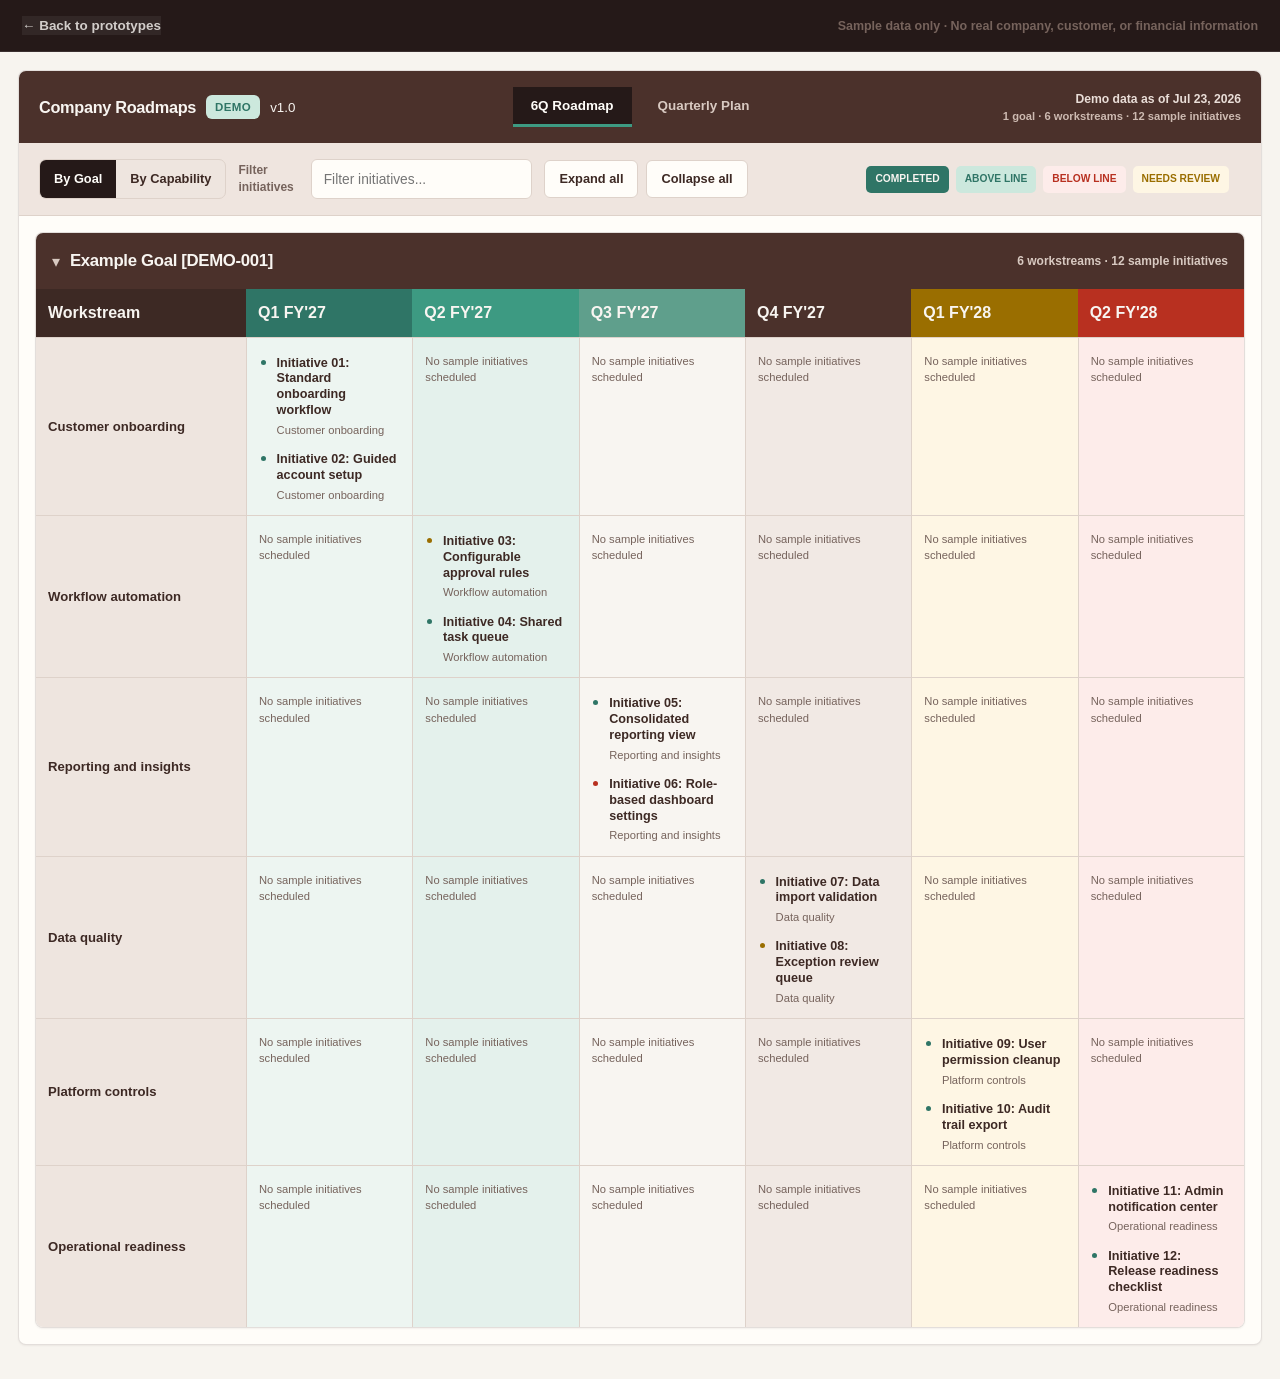
<file: company-roadmap.html>
<!doctype html>
<html lang="en">
<head>
  <meta charset="utf-8">
  <meta name="viewport" content="width=device-width, initial-scale=1">
  <title>Company Roadmaps Prototype | Alison Whittaker</title>
  <link rel="icon" type="image/png" href="alison-whittaker-profile.png">
  <style>
    :root {
      --ink: #3d2924;
      --muted: #76635c;
      --paper: #f8f5f1;
      --surface: #fffdf9;
      --line: #ded2ca;
      --accent: #3d9a82;
      --accent-soft: #ead4c9;
      --forest: #2f7566;
      --lime: #cce8dd;
      --cocoa: #4b312b;
      --red: #b83020;
      --red-soft: #fdecea;
      --amber: #9a6e00;
      --amber-soft: #fef6e4;
      --navy: var(--cocoa);
      --navy-2: var(--ink);
      --page: var(--paper);
      --panel: var(--surface);
      --blue: var(--accent);
      --green: var(--forest);
      --gold: var(--amber);
      --shadow: 0 18px 50px rgba(76, 49, 43, .09);
    }

    * { box-sizing: border-box; }

    body {
      margin: 0;
      background: var(--page);
      color: var(--ink);
      font-family: Inter, ui-sans-serif, -apple-system, BlinkMacSystemFont, "Segoe UI", sans-serif;
      line-height: 1.45;
    }

    a { color: inherit; }

    .prototype-header {
      display: flex;
      align-items: center;
      justify-content: space-between;
      gap: 24px;
      padding: 16px max(22px, calc((100vw - 1320px) / 2));
      border-bottom: 1px solid var(--line);
      background: color-mix(in srgb, var(--paper) 92%, transparent);
    }

    .back-link {
      color: var(--muted);
      font-size: .84rem;
      font-weight: 800;
      text-decoration: none;
    }

    .page-note {
      color: var(--muted);
      font-size: .78rem;
      font-weight: 700;
      text-align: right;
    }

    .roadmap-app {
      width: min(calc(100% - 36px), 1320px);
      margin: 26px auto 42px;
      overflow: hidden;
      border: 1px solid var(--line);
      border-radius: 8px;
      background: var(--surface);
      box-shadow: var(--shadow);
    }

    .roadmap-topbar {
      display: grid;
      grid-template-columns: minmax(250px, 1fr) minmax(260px, auto) minmax(270px, 1fr);
      gap: 24px;
      align-items: center;
      padding: 16px 20px;
      background: var(--navy);
      color: var(--paper);
    }

    .brand {
      display: flex;
      flex-wrap: wrap;
      gap: 10px;
      align-items: center;
    }

    .brand strong {
      font-size: 1.02rem;
      letter-spacing: -.02em;
    }

    .badge {
      display: inline-flex;
      align-items: center;
      min-height: 24px;
      padding: 0 9px;
      border-radius: 5px;
      background: var(--lime);
      color: var(--forest);
      font-size: .72rem;
      font-weight: 850;
    }

    .tabs {
      display: flex;
      justify-content: center;
      gap: 8px;
    }

    .tab {
      min-height: 40px;
      padding: 0 18px;
      border: 0;
      border-bottom: 3px solid transparent;
      background: transparent;
      color: #d8c9c1;
      cursor: pointer;
      font: inherit;
      font-size: .84rem;
      font-weight: 850;
    }

    .tab.is-active {
      border-bottom-color: var(--accent);
      color: var(--paper);
    }

    .status {
      color: #eaded8;
      font-size: .76rem;
      font-weight: 760;
      text-align: right;
    }

    .status span {
      display: block;
      color: #cdbab1;
      font-size: .7rem;
    }

    .toolbar {
      display: grid;
      grid-template-columns: auto auto minmax(230px, 1fr) auto auto;
      gap: 12px;
      align-items: center;
      padding: 16px 20px;
      border-bottom: 1px solid var(--line);
      background: #efe5df;
    }

    .segmented {
      display: inline-flex;
      overflow: hidden;
      border: 1px solid var(--line);
      border-radius: 7px;
      background: #eee5df;
    }

    button,
    select,
    input {
      font: inherit;
    }

    .segmented button,
    .action-buttons button {
      min-height: 38px;
      padding: 0 14px;
      border: 0;
      background: transparent;
      color: var(--ink);
      cursor: pointer;
      font-size: .8rem;
      font-weight: 850;
    }

    .segmented button.is-active {
      background: var(--surface);
      box-shadow: 0 1px 4px rgba(76, 49, 43, .14);
    }

    .quarter-control,
    .search {
      display: flex;
      align-items: center;
      gap: 8px;
    }

    .quarter-control span,
    .search span {
      color: var(--muted);
      font-size: .75rem;
      font-weight: 850;
    }

    select,
    input {
      min-height: 40px;
      border: 1px solid var(--line);
      border-radius: 6px;
      background: var(--surface);
      color: var(--ink);
      font-size: .86rem;
    }

    select { padding: 0 34px 0 12px; }
    input { width: min(100%, 330px); padding: 0 12px; }

    .action-buttons {
      display: flex;
      gap: 8px;
    }

    .action-buttons button {
      border: 1px solid var(--line);
      border-radius: 6px;
      background: var(--surface);
    }

    .quarter-control[hidden],
    .action-buttons[hidden] {
      display: none !important;
    }

    .legend {
      display: flex;
      flex-wrap: wrap;
      justify-content: flex-end;
      gap: 7px;
    }

    .legend span {
      min-height: 27px;
      padding: 6px 9px;
      border-radius: 5px;
      font-size: .64rem;
      font-weight: 900;
      text-transform: uppercase;
    }

    .above { background: var(--lime); color: var(--forest); }
    .below { background: var(--red-soft); color: var(--red); }
    .watch { background: var(--amber-soft); color: var(--amber); }
    .complete { background: var(--forest); color: var(--paper); }

    .view { display: none; }
    .view.is-active { display: block; }

    .roadmap-board,
    .quarterly-plan {
      display: grid;
      gap: 16px;
      padding: 16px;
    }

    .group {
      overflow: hidden;
      border: 1px solid var(--line);
      border-radius: 8px;
      background: var(--surface);
    }

    .group-header {
      display: flex;
      align-items: center;
      gap: 10px;
      width: 100%;
      min-height: 56px;
      padding: 0 16px;
      border: 0;
      background: var(--navy);
      color: var(--paper);
      cursor: pointer;
      font: inherit;
      text-align: left;
    }

    .group-header strong {
      font-size: 1.05rem;
      letter-spacing: -.02em;
    }

    .group-header small {
      margin-left: auto;
      color: #d8c9c1;
      font-size: .75rem;
      font-weight: 800;
    }

    .caret { color: #d8c9c1; }
    .group.is-collapsed .caret { transform: rotate(-90deg); }
    .group.is-collapsed .sixq-grid { display: none; }

    .sixq-grid {
      display: grid;
      grid-template-columns: 210px repeat(6, minmax(145px, 1fr));
      overflow-x: auto;
    }

    .lane-heading,
    .quarter-heading {
      min-height: 44px;
      padding: 12px;
      color: var(--paper);
      font-weight: 900;
    }

    .lane-heading {
      position: sticky;
      left: 0;
      z-index: 2;
      background: var(--navy-2);
    }

    .quarter-heading:nth-child(2) { background: var(--forest); }
    .quarter-heading:nth-child(3) { background: var(--accent); }
    .quarter-heading:nth-child(4) { background: #5f9f8c; }
    .quarter-heading:nth-child(5) { background: var(--cocoa); }
    .quarter-heading:nth-child(6) { background: var(--amber); }
    .quarter-heading:nth-child(7) { background: var(--red); }

    .lane-label {
      position: sticky;
      left: 0;
      z-index: 1;
      display: flex;
      align-items: center;
      min-height: 86px;
      padding: 12px;
      border-top: 1px solid var(--line);
      background: #eee5df;
      color: var(--ink);
      font-size: .82rem;
      font-weight: 850;
    }

    .cell {
      min-height: 86px;
      padding: 12px;
      border-top: 1px solid var(--line);
      border-left: 1px solid var(--line);
      background: var(--surface);
    }

    .cell:nth-child(7n + 2) { background: #edf5f1; }
    .cell:nth-child(7n + 3) { background: #e4f1ec; }
    .cell:nth-child(7n + 4) { background: var(--paper); }
    .cell:nth-child(7n + 5) { background: #f1e9e4; }
    .cell:nth-child(7n + 6) { background: var(--amber-soft); }
    .cell:nth-child(7n + 7) { background: var(--red-soft); }

    .cell ul {
      display: grid;
      gap: 8px;
      margin: 0;
      padding-left: 1.1em;
    }

    .initiative strong {
      display: block;
      color: var(--ink);
      font-size: .79rem;
      line-height: 1.25;
    }

    .initiative span,
    .empty {
      display: block;
      margin-top: 3px;
      color: var(--muted);
      font-size: .7rem;
    }

    .initiative.status-above::marker { color: var(--green); }
    .initiative.status-below::marker { color: var(--red); }
    .initiative.status-watch::marker { color: var(--gold); }
    .initiative.status-complete::marker { color: var(--green); }

    .quarterly-note {
      margin: 16px 16px 0;
      padding: 12px 14px;
      border: 1px solid #e8c87a;
      border-radius: 7px;
      background: var(--amber-soft);
      color: var(--amber);
      font-size: .84rem;
      font-weight: 780;
    }

    .quarterly-group-header {
      display: flex;
      align-items: center;
      justify-content: space-between;
      gap: 12px;
      min-height: 56px;
      padding: 0 16px;
      background: var(--navy);
      color: var(--paper);
    }

    .quarterly-group-header strong { font-size: 1.05rem; }
    .quarterly-group-header p { margin: 0; color: #d8c9c1; font-size: .75rem; font-weight: 850; }

    .card-grid {
      display: grid;
      grid-template-columns: repeat(3, minmax(0, 1fr));
      gap: 10px;
      padding: 14px;
    }

    .initiative-card {
      display: flex;
      min-height: 196px;
      flex-direction: column;
      padding: 16px;
      border: 1px solid var(--line);
      border-left: 4px solid var(--green);
      border-radius: 7px;
      background: var(--surface);
    }

    .initiative-card.status-below { border-left-color: var(--red); }
    .initiative-card.status-watch { border-left-color: var(--gold); }
    .initiative-card.status-complete { border-left-color: var(--green); }

    .capability {
      margin: 0 0 9px;
      color: var(--muted);
      font-size: .66rem;
      font-weight: 900;
      letter-spacing: .06em;
      text-transform: uppercase;
    }

    .initiative-card h3 {
      margin: 0 0 10px;
      color: var(--ink);
      font-size: .98rem;
      line-height: 1.28;
    }

    .owners,
    .target {
      color: var(--muted);
      font-size: .75rem;
      font-weight: 720;
    }

    .owners {
      display: flex;
      flex-wrap: wrap;
      gap: 8px 12px;
    }

    .target { margin: 12px 0 0; }

    .metrics {
      display: flex;
      gap: 22px;
      margin-top: auto;
      padding-top: 12px;
      border-top: 1px solid var(--line);
    }

    .metrics span {
      display: flex;
      flex-direction: column;
    }

    .metrics small {
      color: var(--muted);
      font-size: .62rem;
      font-weight: 900;
      letter-spacing: .07em;
      text-transform: uppercase;
    }

    .metrics strong {
      color: var(--forest);
      font-size: 1.02rem;
    }

    .empty-state {
      padding: 24px;
      border: 1px dashed var(--line);
      border-radius: 7px;
      background: var(--surface);
      color: var(--muted);
      font-weight: 760;
    }

    @media (max-width: 900px) {
      .roadmap-topbar,
      .toolbar {
        grid-template-columns: 1fr;
      }

      .tabs,
      .legend,
      .action-buttons {
        justify-content: flex-start;
      }

      .status { text-align: left; }
      input { width: 100%; }
      .search { align-items: flex-start; flex-direction: column; }
      .card-grid { grid-template-columns: repeat(2, minmax(0, 1fr)); }
    }

    @media (max-width: 640px) {
      .prototype-header {
        align-items: flex-start;
        flex-direction: column;
      }

      .page-note { text-align: left; }
      .roadmap-app { width: min(calc(100% - 22px), 1320px); margin-top: 16px; }
      .segmented, .action-buttons { display: grid; grid-template-columns: 1fr 1fr; }
      .quarter-control { align-items: flex-start; flex-direction: column; }
      select { width: 100%; }
      .sixq-grid { grid-template-columns: 170px repeat(6, 140px); }
      .quarterly-group-header { align-items: flex-start; flex-direction: column; padding-block: 12px; }
      .card-grid { grid-template-columns: 1fr; }
    }
  </style>
  <link rel="stylesheet" href="prototype-polish.css">
</head>
<body>
  <header class="prototype-header">
    <a class="back-link" href="index.html#prototypes">← Back to prototypes</a>
    <div class="page-note">Sample data only · No real company, customer, or financial information</div>
  </header>

  <main class="roadmap-app" data-roadmap-app>
    <header class="roadmap-topbar">
      <div class="brand">
        <strong>Company Roadmaps</strong>
        <span class="badge">DEMO</span>
        <small>v1.0</small>
      </div>
      <div class="tabs" role="tablist" aria-label="Roadmap views">
        <button class="tab is-active" type="button" role="tab" aria-selected="true" data-tab="sixq">6Q Roadmap</button>
        <button class="tab" type="button" role="tab" aria-selected="false" data-tab="quarterly">Quarterly Plan</button>
      </div>
      <div class="status">
        Demo data as of Jul 23, 2026
        <span>1 goal · 6 workstreams · 12 sample initiatives</span>
      </div>
    </header>

    <section class="toolbar" aria-label="Roadmap controls">
      <div class="segmented" aria-label="Grouping">
        <button class="is-active" type="button" data-group="goal">By Goal</button>
        <button type="button" data-group="capability">By Capability</button>
      </div>

      <label class="quarter-control" data-quarter-control hidden>
        <span>Quarter</span>
        <select data-quarter-select>
          <option>Q1 FY'27</option>
          <option>Q2 FY'27</option>
          <option>Q3 FY'27</option>
          <option>Q4 FY'27</option>
          <option>Q1 FY'28</option>
          <option>Q2 FY'28</option>
        </select>
      </label>

      <label class="search">
        <span>Filter initiatives</span>
        <input type="search" placeholder="Filter initiatives..." data-filter>
      </label>

      <div class="action-buttons" data-sixq-actions>
        <button type="button" data-expand-all>Expand all</button>
        <button type="button" data-collapse-all>Collapse all</button>
      </div>

      <div class="legend" aria-label="Initiative status legend">
        <span class="complete">Completed</span>
        <span class="above">Above line</span>
        <span class="below">Below line</span>
        <span class="watch">Needs review</span>
      </div>
    </section>

    <section class="view is-active" data-view="sixq">
      <div class="roadmap-board" data-sixq-board></div>
    </section>

    <section class="view" data-view="quarterly">
      <div class="quarterly-note" data-quarterly-note></div>
      <div class="quarterly-plan" data-quarterly-plan></div>
    </section>
  </main>

  <script>
    const quarters = ["Q1 FY'27", "Q2 FY'27", "Q3 FY'27", "Q4 FY'27", "Q1 FY'28", "Q2 FY'28"];
    const initiatives = [
      { title: 'Initiative 01: Standard onboarding workflow', goal: 'Example Goal [DEMO-001]', capability: 'Customer onboarding', quarter: "Q1 FY'27", product: 'Product Owner A', engineering: 'Engineering Owner A', target: 'Jan 2027', impact: 'Medium', effort: 'M', status: 'above' },
      { title: 'Initiative 02: Guided account setup', goal: 'Example Goal [DEMO-001]', capability: 'Customer onboarding', quarter: "Q1 FY'27", product: 'Product Owner B', engineering: 'Engineering Owner B', target: 'Feb 2027', impact: 'High', effort: 'M', status: 'above' },
      { title: 'Initiative 03: Configurable approval rules', goal: 'Example Goal [DEMO-001]', capability: 'Workflow automation', quarter: "Q2 FY'27", product: 'Product Owner C', engineering: 'Engineering Owner C', target: 'May 2027', impact: 'High', effort: 'L', status: 'watch' },
      { title: 'Initiative 04: Shared task queue', goal: 'Example Goal [DEMO-001]', capability: 'Workflow automation', quarter: "Q2 FY'27", product: 'Product Owner D', engineering: 'Engineering Owner D', target: 'Jun 2027', impact: 'Medium', effort: 'M', status: 'above' },
      { title: 'Initiative 05: Consolidated reporting view', goal: 'Example Goal [DEMO-001]', capability: 'Reporting and insights', quarter: "Q3 FY'27", product: 'Product Owner E', engineering: 'Engineering Owner E', target: 'Aug 2027', impact: 'High', effort: 'L', status: 'above' },
      { title: 'Initiative 06: Role-based dashboard settings', goal: 'Example Goal [DEMO-001]', capability: 'Reporting and insights', quarter: "Q3 FY'27", product: 'Product Owner F', engineering: 'Engineering Owner F', target: 'Sep 2027', impact: 'Medium', effort: 'S', status: 'below' },
      { title: 'Initiative 07: Data import validation', goal: 'Example Goal [DEMO-001]', capability: 'Data quality', quarter: "Q4 FY'27", product: 'Product Owner G', engineering: 'Engineering Owner G', target: 'Nov 2027', impact: 'High', effort: 'M', status: 'above' },
      { title: 'Initiative 08: Exception review queue', goal: 'Example Goal [DEMO-001]', capability: 'Data quality', quarter: "Q4 FY'27", product: 'Product Owner H', engineering: 'Engineering Owner H', target: 'Dec 2027', impact: 'Medium', effort: 'M', status: 'watch' },
      { title: 'Initiative 09: User permission cleanup', goal: 'Example Goal [DEMO-001]', capability: 'Platform controls', quarter: "Q1 FY'28", product: 'Product Owner I', engineering: 'Engineering Owner I', target: 'Feb 2028', impact: 'Medium', effort: 'S', status: 'above' },
      { title: 'Initiative 10: Audit trail export', goal: 'Example Goal [DEMO-001]', capability: 'Platform controls', quarter: "Q1 FY'28", product: 'Product Owner J', engineering: 'Engineering Owner J', target: 'Mar 2028', impact: 'Low', effort: 'S', status: 'complete' },
      { title: 'Initiative 11: Admin notification center', goal: 'Example Goal [DEMO-001]', capability: 'Operational readiness', quarter: "Q2 FY'28", product: 'Product Owner K', engineering: 'Engineering Owner K', target: 'May 2028', impact: 'Medium', effort: 'M', status: 'above' },
      { title: 'Initiative 12: Release readiness checklist', goal: 'Example Goal [DEMO-001]', capability: 'Operational readiness', quarter: "Q2 FY'28", product: 'Product Owner L', engineering: 'Engineering Owner L', target: 'Jun 2028', impact: 'High', effort: 'S', status: 'above' }
    ];

    const state = {
      activeTab: 'sixq',
      groupBy: 'goal',
      filter: '',
      quarter: "Q1 FY'27",
      collapsed: new Set()
    };

    const root = document.querySelector('[data-roadmap-app]');
    const tabButtons = [...root.querySelectorAll('[data-tab]')];
    const viewPanels = [...root.querySelectorAll('[data-view]')];
    const groupButtons = [...root.querySelectorAll('[data-group]')];
    const quarterControl = root.querySelector('[data-quarter-control]');
    const quarterSelect = root.querySelector('[data-quarter-select]');
    const sixqActions = root.querySelector('[data-sixq-actions]');
    const filterInput = root.querySelector('[data-filter]');
    const sixqBoard = root.querySelector('[data-sixq-board]');
    const quarterlyPlan = root.querySelector('[data-quarterly-plan]');
    const quarterlyNote = root.querySelector('[data-quarterly-note]');

    const groupLabel = (item) => state.groupBy === 'goal' ? item.goal : item.capability;

    const filteredInitiatives = () => {
      const query = state.filter.trim().toLowerCase();
      if (!query) return initiatives;
      return initiatives.filter((item) => [
        item.title,
        item.goal,
        item.capability,
        item.product,
        item.engineering,
        item.status,
        item.impact,
        item.effort
      ].join(' ').toLowerCase().includes(query));
    };

    const grouped = (items) => items.reduce((map, item) => {
      const key = groupLabel(item);
      if (!map.has(key)) map.set(key, []);
      map.get(key).push(item);
      return map;
    }, new Map());

    const initiativeBullet = (item) => {
      const li = document.createElement('li');
      li.className = `initiative status-${item.status}`;
      li.innerHTML = `<strong>${item.title}</strong><span>${item.capability}</span>`;
      return li;
    };

    const renderSixQ = () => {
      const groups = grouped(filteredInitiatives());
      sixqBoard.innerHTML = '';

      if (!groups.size) {
        sixqBoard.innerHTML = '<div class="empty-state">No sample initiatives match this filter.</div>';
        return;
      }

      groups.forEach((items, name) => {
        const isCollapsed = state.collapsed.has(name);
        const section = document.createElement('section');
        section.className = `group${isCollapsed ? ' is-collapsed' : ''}`;

        const header = document.createElement('button');
        header.type = 'button';
        header.className = 'group-header';
        header.setAttribute('aria-expanded', String(!isCollapsed));
        header.innerHTML = `
          <span class="caret" aria-hidden="true">▾</span>
          <strong>${name}</strong>
          <small>${new Set(items.map((item) => item.capability)).size} workstreams · ${items.length} sample initiatives</small>
        `;
        header.addEventListener('click', () => {
          if (state.collapsed.has(name)) state.collapsed.delete(name);
          else state.collapsed.add(name);
          renderSixQ();
        });

        const grid = document.createElement('div');
        grid.className = 'sixq-grid';
        grid.innerHTML = `
          <div class="lane-heading">Workstream</div>
          ${quarters.map((quarter) => `<div class="quarter-heading">${quarter}</div>`).join('')}
        `;

        [...new Set(items.map((item) => item.capability))].forEach((capability) => {
          const label = document.createElement('div');
          label.className = 'lane-label';
          label.textContent = capability;
          grid.append(label);

          quarters.forEach((quarter) => {
            const cell = document.createElement('div');
            cell.className = 'cell';
            const matches = items.filter((item) => item.capability === capability && item.quarter === quarter);
            if (matches.length) {
              const list = document.createElement('ul');
              matches.forEach((item) => list.append(initiativeBullet(item)));
              cell.append(list);
            } else {
              cell.innerHTML = '<span class="empty">No sample initiatives scheduled</span>';
            }
            grid.append(cell);
          });
        });

        section.append(header, grid);
        sixqBoard.append(section);
      });
    };

    const initiativeCard = (item) => {
      const card = document.createElement('article');
      card.className = `initiative-card status-${item.status}`;
      card.innerHTML = `
        <p class="capability">${item.capability}</p>
        <h3>${item.title}</h3>
        <div class="owners">
          <span>Product: ${item.product}</span>
          <span>Engineering: ${item.engineering}</span>
        </div>
        <p class="target">Target end: ${item.target}</p>
        <div class="metrics">
          <span><small>Impact</small><strong>${item.impact}</strong></span>
          <span><small>Effort</small><strong>${item.effort}</strong></span>
        </div>
      `;
      return card;
    };

    const renderQuarterly = () => {
      const quarterItems = filteredInitiatives().filter((item) => item.quarter === state.quarter);
      const groups = grouped(quarterItems);
      quarterlyPlan.innerHTML = '';
      quarterlyNote.textContent = `Showing sample initiatives for ${state.quarter}, grouped ${state.groupBy === 'goal' ? 'by goal' : 'by capability'}.`;

      if (!groups.size) {
        quarterlyPlan.innerHTML = '<div class="empty-state">No sample initiatives match this quarter and filter.</div>';
        return;
      }

      groups.forEach((items, name) => {
        const section = document.createElement('section');
        section.className = 'group';
        section.innerHTML = `
          <header class="quarterly-group-header">
            <strong>${name}</strong>
            <p>${items.length} sample initiatives</p>
          </header>
        `;

        const grid = document.createElement('div');
        grid.className = 'card-grid';
        items.forEach((item) => grid.append(initiativeCard(item)));
        section.append(grid);
        quarterlyPlan.append(section);
      });
    };

    const render = () => {
      tabButtons.forEach((button) => {
        const isActive = button.dataset.tab === state.activeTab;
        button.classList.toggle('is-active', isActive);
        button.setAttribute('aria-selected', String(isActive));
      });

      viewPanels.forEach((panel) => {
        panel.classList.toggle('is-active', panel.dataset.view === state.activeTab);
      });

      groupButtons.forEach((button) => {
        button.classList.toggle('is-active', button.dataset.group === state.groupBy);
      });

      quarterControl.hidden = state.activeTab !== 'quarterly';
      sixqActions.hidden = state.activeTab !== 'sixq';
      renderSixQ();
      renderQuarterly();
    };

    tabButtons.forEach((button) => {
      button.addEventListener('click', () => {
        state.activeTab = button.dataset.tab;
        render();
      });
    });

    groupButtons.forEach((button) => {
      button.addEventListener('click', () => {
        state.groupBy = button.dataset.group;
        state.collapsed.clear();
        render();
      });
    });

    filterInput.addEventListener('input', (event) => {
      state.filter = event.target.value;
      render();
    });

    quarterSelect.addEventListener('change', (event) => {
      state.quarter = event.target.value;
      render();
    });

    root.querySelector('[data-expand-all]').addEventListener('click', () => {
      state.collapsed.clear();
      renderSixQ();
    });

    root.querySelector('[data-collapse-all]').addEventListener('click', () => {
      grouped(filteredInitiatives()).forEach((_, name) => state.collapsed.add(name));
      renderSixQ();
    });

    render();
  </script>
  <script src="prototype-polish.js"></script>
</body>
</html>
</file>
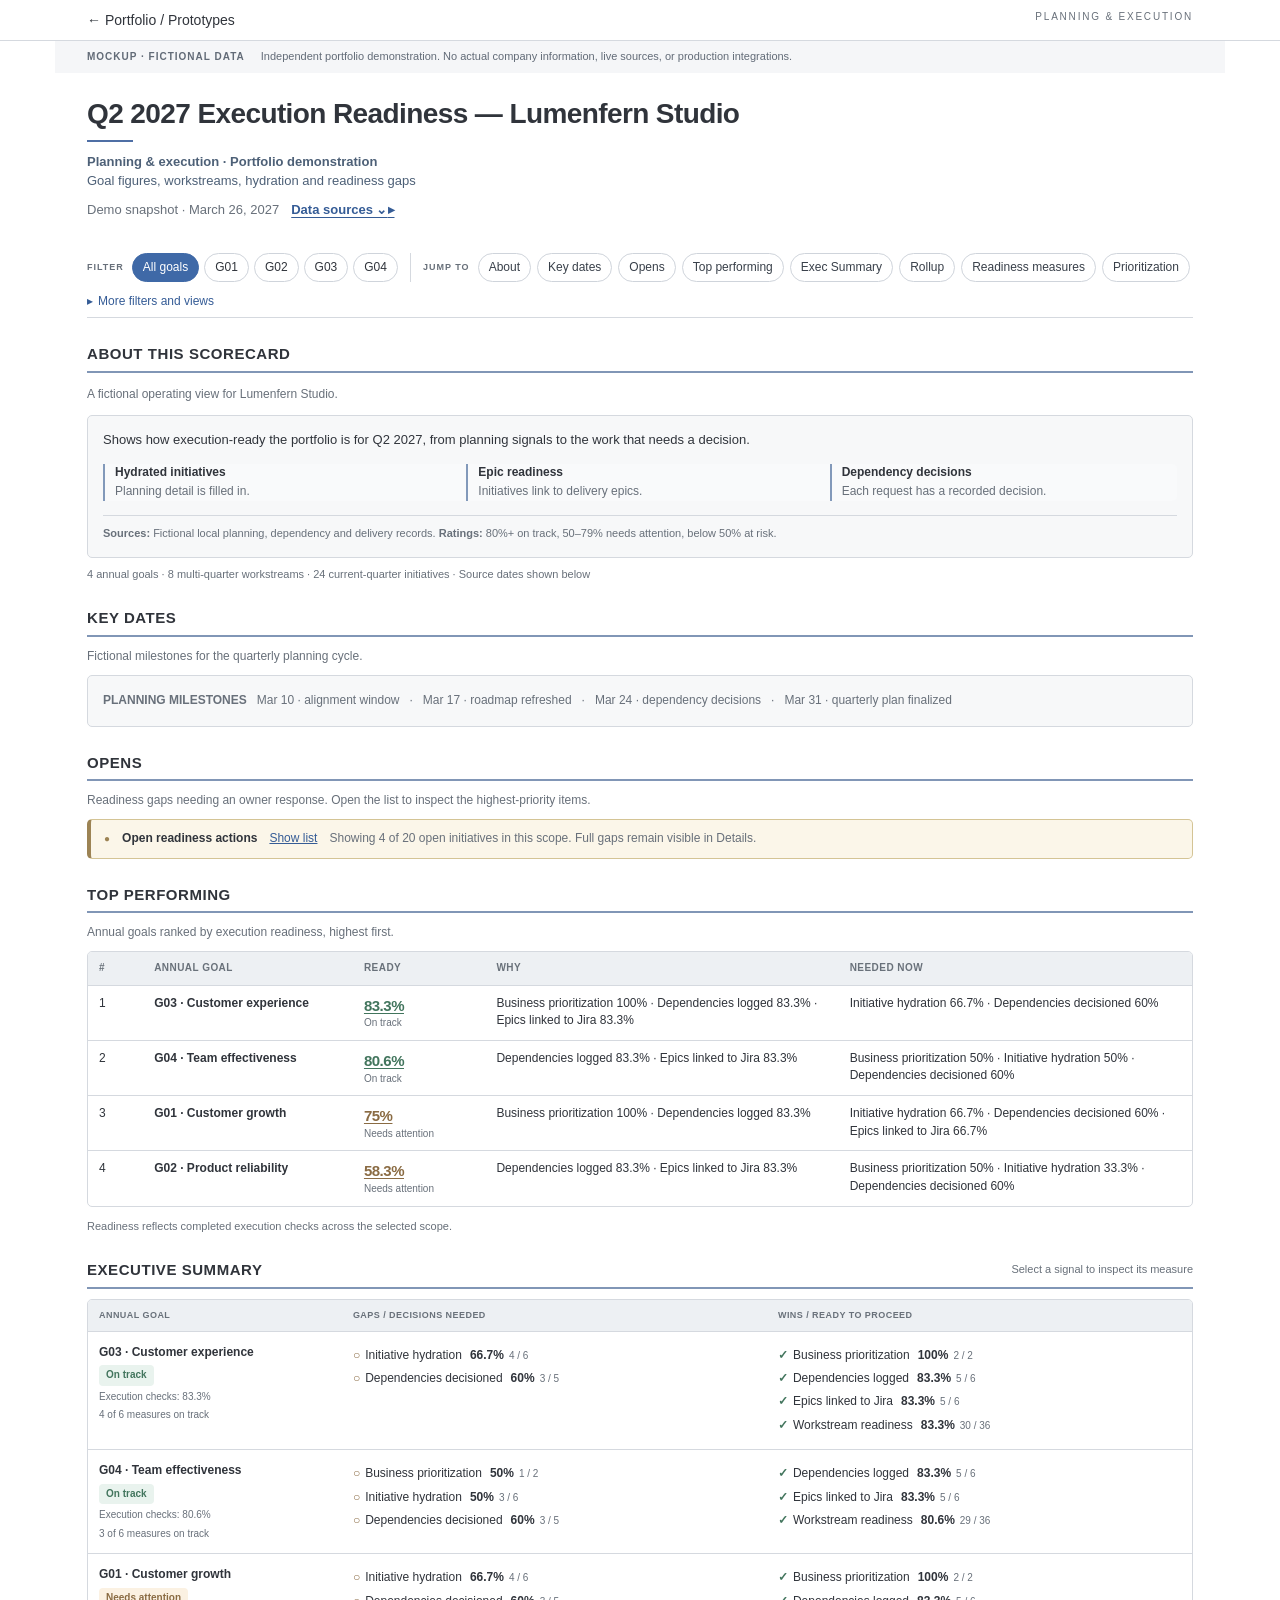
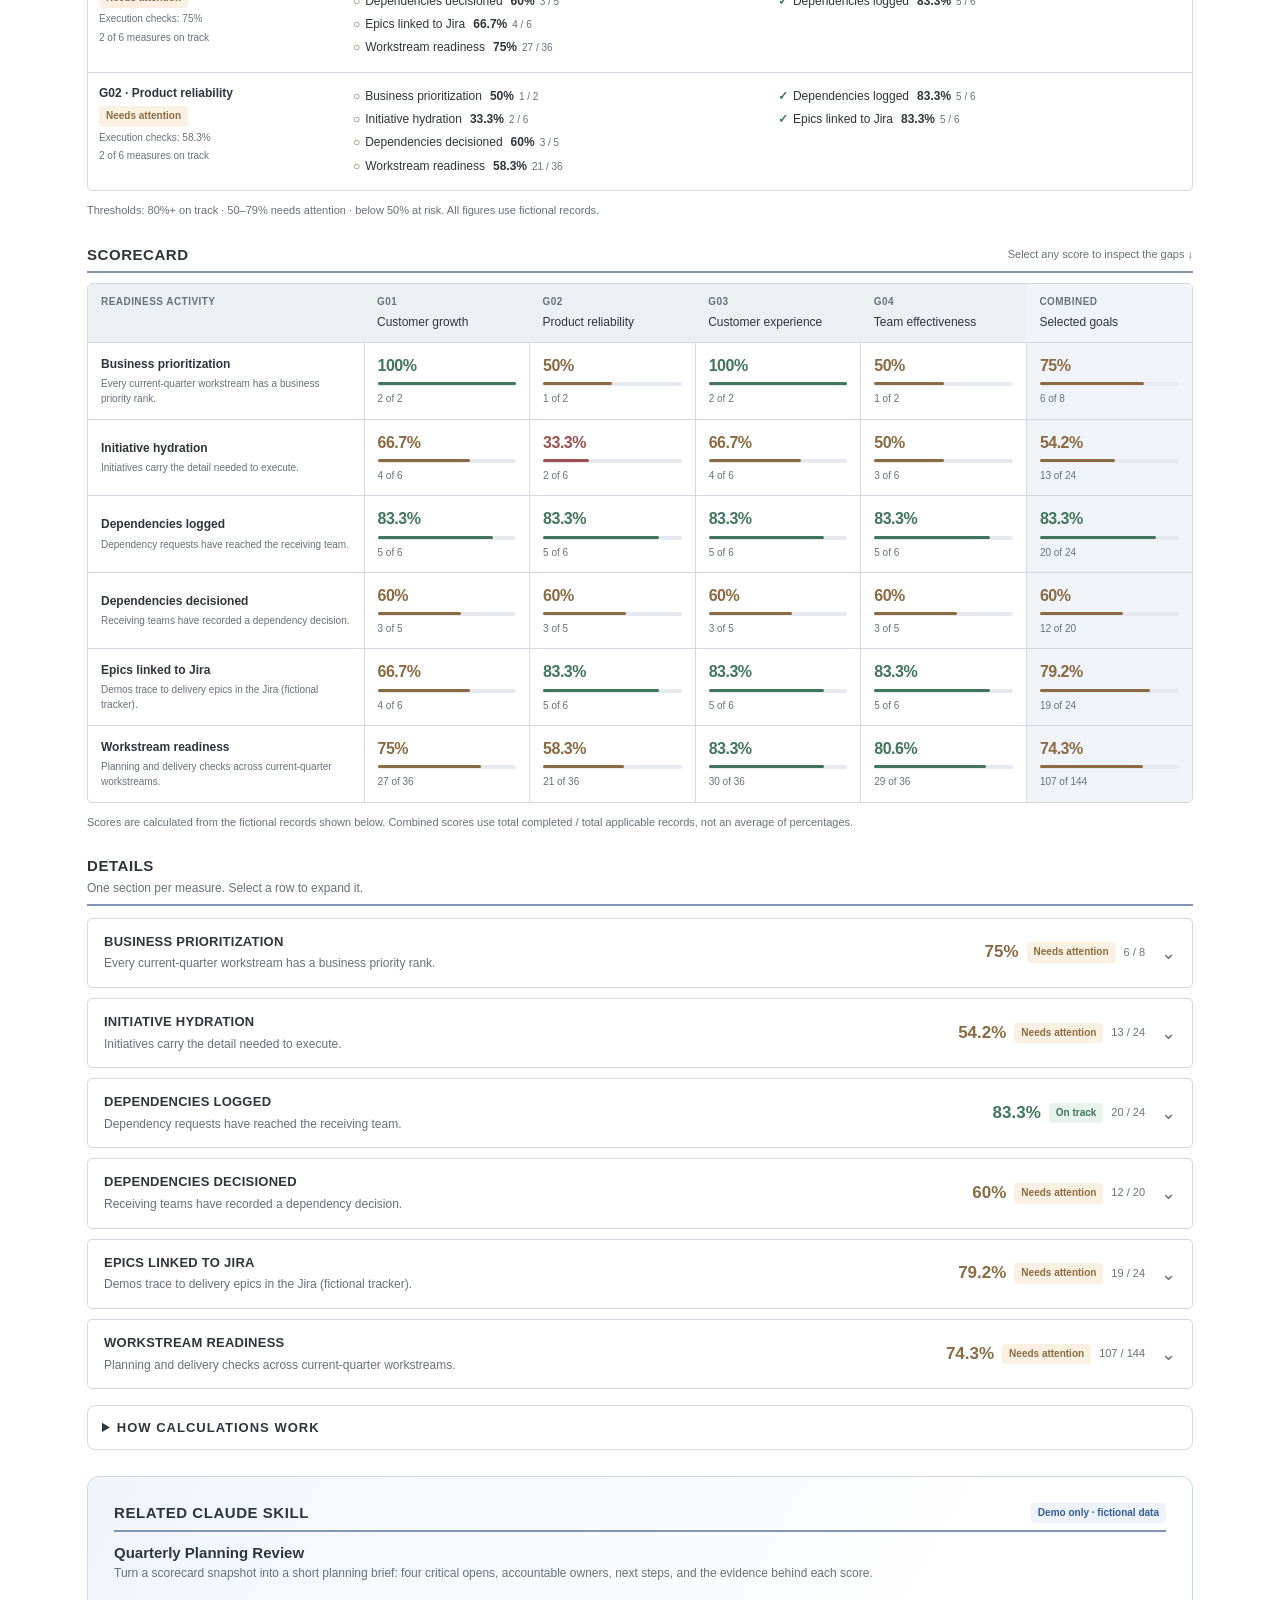
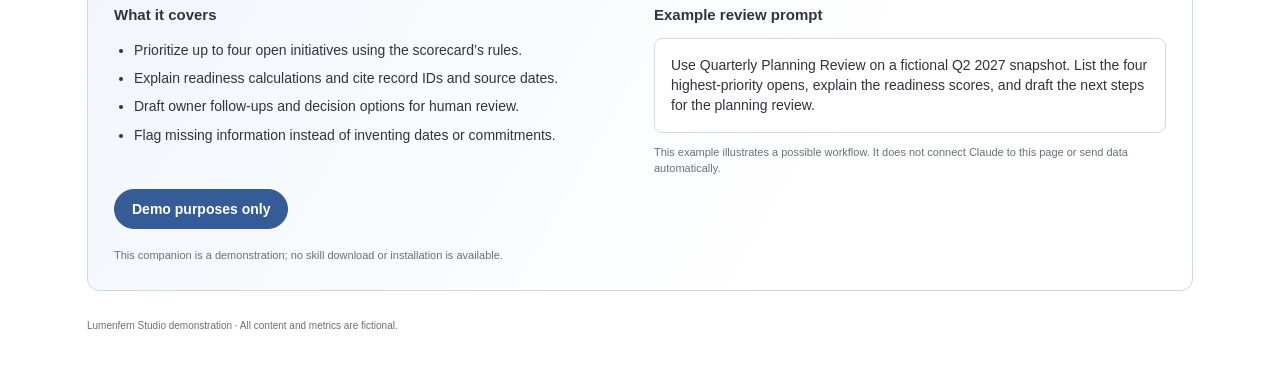
<file: decision-intelligence.html>
<!doctype html>
<html lang="en">
<head>
<meta charset="utf-8"><meta name="viewport" content="width=device-width,initial-scale=1">
<title>Quarterly Execution Scorecard — Fictional Demo</title>
<meta name="description" content="Fictional quarterly planning readiness mockup: annual goals, multi-quarter workstreams, demo detail, readiness gaps and dated sources.">
<link rel="stylesheet" href="readiness-demo.css?v=reference-v1">
<script defer src="readiness-demo-data.js?v=process-v3"></script><script defer src="readiness-demo.js?v=filter-line-v1"></script>
<link rel="stylesheet" href="scorecard.css?v=claude-skill-v1">
<link rel="stylesheet" href="process-assistant.css?v=3">
<link rel="stylesheet" href="readiness-formatting.css?v=5">

</head>
<body>
<a class="skip" href="#overview">Skip to readiness overview</a>
<header class="masthead"><div><a href="https://alison-whittaker.github.io/#prototypes">← Portfolio / Prototypes</a><span>PLANNING & EXECUTION</span></div></header>
<div class="mock-banner"><strong>MOCKUP · FICTIONAL DATA</strong><span>Independent portfolio demonstration. No actual company information, live sources, or production integrations.</span></div>
<main class="wrap">
<div class="intro"><div><h1>Q2 2027 Execution Readiness — Lumenfern Studio</h1><p class="subtitle"><strong>Planning &amp; execution · Portfolio demonstration</strong><br>Goal figures, workstreams, hydration and readiness gaps</p><div class="refresh-row"><span>Demo snapshot · March 26, 2027</span><details class="sources" id="sources"><summary>Data sources ⌄</summary><div id="source-list"></div><p class="note">All sources below are fictional local fixtures. Daily ingestion is a proposed production behavior; this public mockup is a fixed demonstration snapshot.</p></details></div></div></div>

<div class="toolbar"><div class="toolbar-line" role="region" aria-label="Goal filters and section links" tabindex="0"><div class="filter-row"><span class="label">FILTER</span><div id="goal-filters" class="chips" role="group" aria-label="Filter by annual goal"></div></div><nav class="jump" aria-label="Scorecard sections"><span class="label jump-label">JUMP TO</span><a href="#about">About</a><a href="#key-dates">Key dates</a><a href="#critical-opens">Opens</a><a href="#top-performing">Top performing</a><a href="#executive-summary">Exec Summary</a><a href="#overview">Rollup</a><a href="#details">Readiness measures</a><a href="#measure-priority">Prioritization</a><a href="#measure-planning">Hydration</a><a href="#measure-epics">Epics linked</a><a href="#measure-submitted">Dependencies submitted</a><a href="#measure-decided">Dependencies decisioned</a><a href="#measure-readiness">Workstream readiness</a><a href="#calculations">How calculations work</a><a href="#claude-skill">Claude Skill</a></nav></div><details class="extra-filters"><summary>More filters and views</summary><div class="extra-filters-content"><div class="view-row"><span class="label">VIEW</span><div class="chips" role="group" aria-label="Scorecard grouping"><button id="view-goal" aria-pressed="true">By goal</button><button id="view-leader" aria-pressed="false">By leader</button></div><label class="team-label">Initiative leader <select id="leader-filter" aria-label="Initiative leader"><option value="all">All leaders</option></select></label></div><label class="team-label">Team <select id="team"><option value="all">All teams</option></select></label><button id="reset" class="quiet">Reset filters</button></div></details></div>
<section class="about-scorecard" id="about"><div class="section-title"><h2>About this scorecard</h2></div><p class="about-caption">A fictional operating view for Lumenfern Studio.</p><div class="about-panel"><p>Shows how execution-ready the portfolio is for Q2 2027, from planning signals to the work that needs a decision.</p><div class="purpose"><p><strong>Hydrated initiatives</strong> Planning detail is filled in.</p><p><strong>Epic readiness</strong> Initiatives link to delivery epics.</p><p><strong>Dependency decisions</strong> Each request has a recorded decision.</p></div><p class="about-source"><strong>Sources:</strong> Fictional local planning, dependency and delivery records. <strong>Ratings:</strong> 80%+ on track, 50–79% needs attention, below 50% at risk.</p></div></section>


<p class="scope-line" id="scope-line" aria-live="polite"></p>
<section id="key-dates"><div class="section-title"><h2>Key dates</h2></div><p class="section-description">Fictional milestones for the quarterly planning cycle.</p><div class="date-strip"><strong>PLANNING MILESTONES</strong> &nbsp; Mar 10 · alignment window &nbsp; · &nbsp; Mar 17 · roadmap refreshed &nbsp; · &nbsp; Mar 24 · dependency decisions &nbsp; · &nbsp; Mar 31 · quarterly plan finalized</div></section>
<section id="critical-opens" aria-labelledby="critical-title"><div class="section-title"><div><p class="eyebrow">Action before commitment</p><h2 id="critical-title">Opens</h2></div></div><p class="section-description">Readiness gaps needing an owner response. Open the list to inspect the highest-priority items.</p><details class="opens-panel"><summary><strong>Open readiness actions</strong><span>Show list</span><span id="critical-count" aria-live="polite"></span></summary><div id="critical-list" class="table-shell"></div></details></section>
<section id="top-performing"><div class="section-title"><h2>Top performing</h2></div><p class="section-description">Annual goals ranked by execution readiness, highest first.</p><div id="ranking" class="table-shell"></div><p class="note">Readiness reflects completed execution checks across the selected scope.</p></section>
<section id="executive-summary" aria-labelledby="executive-title"><div class="section-title"><div><p class="eyebrow">Decisions before commitments</p><h2 id="executive-title">Executive summary</h2></div><span class="hint">Select a signal to inspect its measure</span></div><div id="executive-table" class="table-shell"></div><p class="note">Thresholds: 80%+ on track · 50–79% needs attention · below 50% at risk. All figures use fictional records.</p></section>
<section id="overview" aria-labelledby="overview-title"><div class="section-title"><div><p class="eyebrow">Quarterly planning alignment</p><h2 id="overview-title">Scorecard</h2></div><span class="hint">Select any score to inspect the gaps ↓</span></div><div id="matrix" class="table-shell"></div><p class="note">Scores are calculated from the fictional records shown below. Combined scores use total completed / total applicable records, not an average of percentages.</p></section>
<section id="details" aria-labelledby="details-title"><div class="section-title"><div><h2 id="details-title">Details</h2><p class="section-description">One section per measure. Select a row to expand it.</p></div></div>
<section id="measures" aria-labelledby="measures-title"><h3 id="measures-title" class="sr-only">Readiness measures</h3><div id="measure-list"></div></section>
</section>
<details id="calculations" class="calculations-disclosure"><summary><h2 id="calculations-title">How calculations work</h2></summary><div class="calculations-body"><div id="calculation-list"></div><p class="note">80%+ on track · 50–79% needs attention · below 50% at risk. Zero applicable records = N/A. Combined rates use summed numerators and denominators. A declined dependency counts as decisioned and remains an open action for replanning. Data is a fixed fictional snapshot.</p></div></details>
<section id="claude-skill" class="process-panel" aria-labelledby="claude-skill-title">
<div class="section-title"><div><p class="eyebrow">Reusable companion / human-reviewed planning</p><h2 id="claude-skill-title">Related Claude Skill</h2></div><span class="badge blue">Demo only · fictional data</span></div>
<h3>Quarterly Planning Review</h3>
<p class="section-description">Turn a scorecard snapshot into a short planning brief: four critical opens, accountable owners, next steps, and the evidence behind each score.</p>
<div class="claude-skill-grid"><div><h3>What it covers</h3><ul><li>Prioritize up to four open initiatives using the scorecard’s rules.</li><li>Explain readiness calculations and cite record IDs and source dates.</li><li>Draft owner follow-ups and decision options for human review.</li><li>Flag missing information instead of inventing dates or commitments.</li></ul></div><div><h3>Example review prompt</h3><p class="skill-prompt">Use Quarterly Planning Review on a fictional Q2 2027 snapshot. List the four highest-priority opens, explain the readiness scores, and draft the next steps for the planning review.</p><p class="note">This example illustrates a possible workflow. It does not connect Claude to this page or send data automatically.</p></div></div>
<div class="process-actions"><button type="button" class="process-primary skill-download" disabled aria-disabled="true">Demo purposes only</button></div>
<p class="note">This companion is a demonstration; no skill download or installation is available.</p>
</section>
<footer><span>Lumenfern Studio demonstration · All content and metrics are fictional.</span></footer>
</main>
<dialog id="demo-dialog" aria-labelledby="dialog-title"><div class="dialog-heading"><p class="eyebrow">Fictional demo detail</p><button id="close-dialog" class="quiet" autofocus>Close ×</button></div><div id="dialog-body"></div></dialog>
</body></html>
</file>
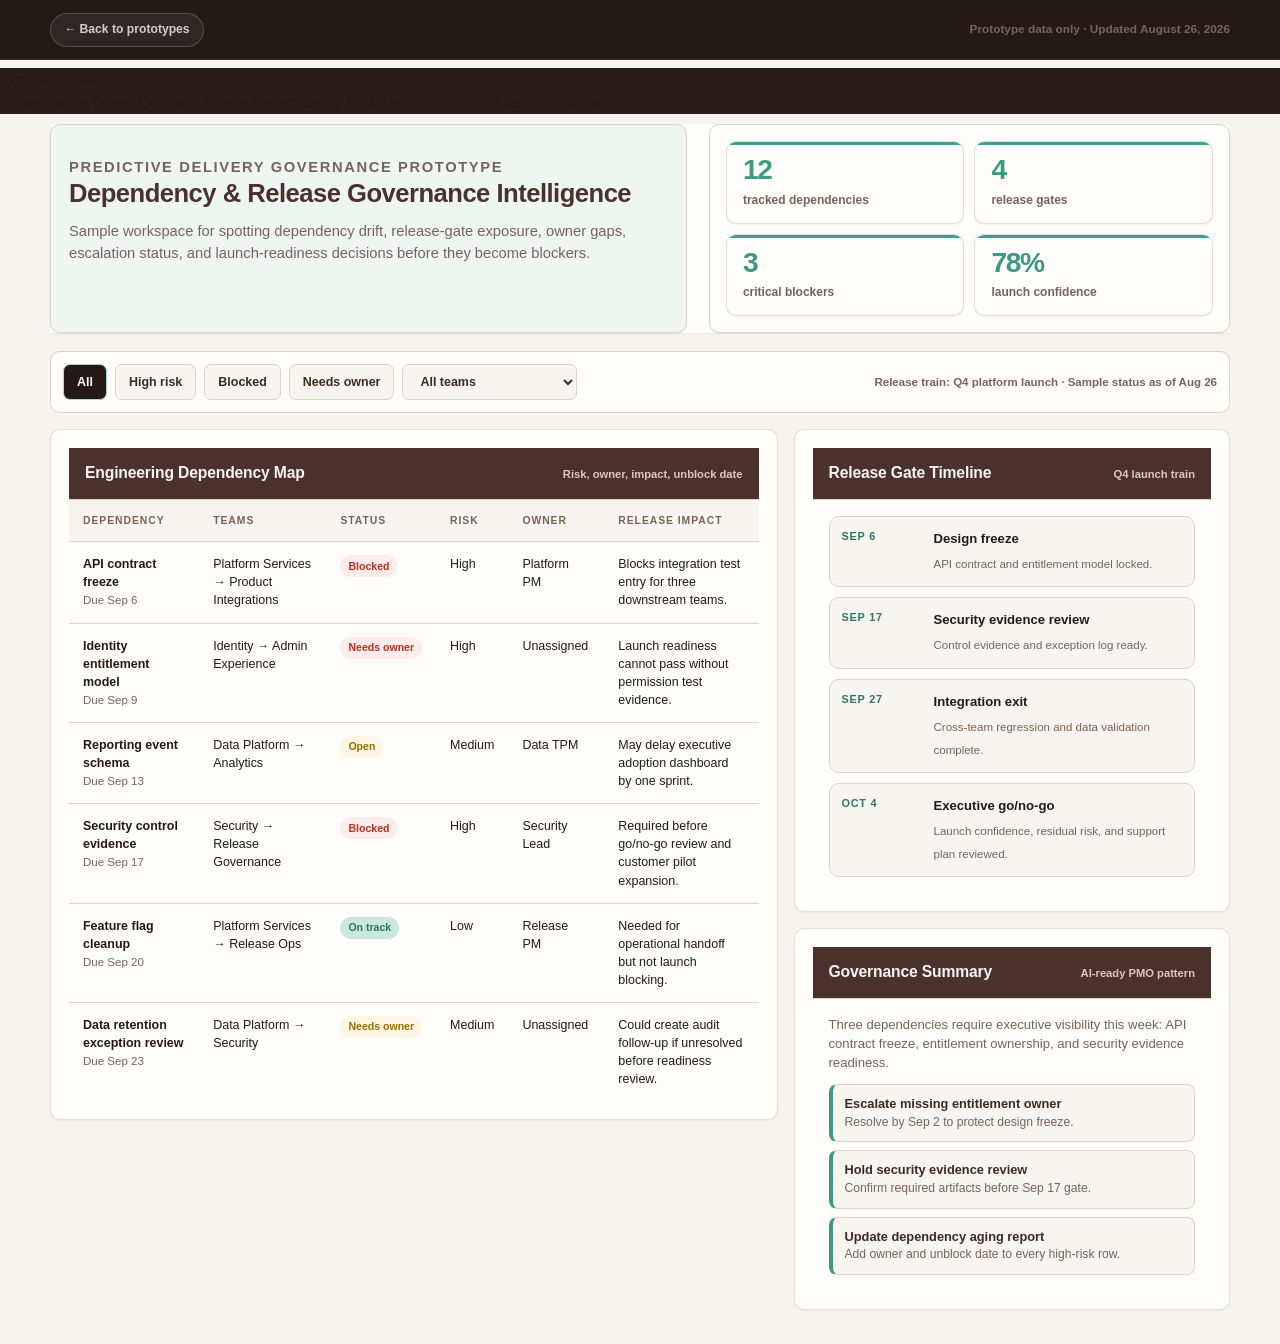
<file: dependency-risk-tracker.html>
<!doctype html>
<html lang="en">
<head>
  <meta charset="utf-8">
  <meta name="viewport" content="width=device-width, initial-scale=1">
  <title>Predictive Dependency &amp; Release Governance Tracker | Alison Whittaker</title>
  <link rel="icon" type="image/png" href="alison-whittaker-profile.png">
  <style>
    :root {
      --ink: #3d2924;
      --muted: #76635c;
      --paper: #f8f5f1;
      --surface: #fffdf9;
      --line: #ded2ca;
      --accent: #3d9a82;
      --forest: #2f7566;
      --lime: #cce8dd;
      --cocoa: #4b312b;
      --red: #b83020;
      --red-soft: #fdecea;
      --amber: #9a6e00;
      --amber-soft: #fef6e4;
      --shadow: 0 1px 2px rgba(76, 49, 43, .06);
    }

    * { box-sizing: border-box; }

    body {
      margin: 0;
      background: var(--paper);
      color: var(--ink);
      font-family: Inter, ui-sans-serif, -apple-system, BlinkMacSystemFont, "Segoe UI", sans-serif;
      line-height: 1.45;
    }

    a { color: inherit; text-decoration: none; }

    .proto-header {
      position: sticky;
      top: 0;
      z-index: 10;
      display: flex;
      align-items: center;
      justify-content: space-between;
      gap: 18px;
      min-height: 60px;
      padding: 12px max(20px, calc((100vw - 1180px) / 2));
      border-bottom: 1px solid var(--line);
      background: color-mix(in srgb, var(--paper) 92%, transparent);
      backdrop-filter: none;
    }

    .back-link {
      display: inline-flex;
      align-items: center;
      min-height: 34px;
      padding: 0 13px;
      border: 1px solid var(--line);
      border-radius: 999px;
      color: var(--muted);
      font-size: .76rem;
      font-weight: 750;
    }

    .header-note {
      color: var(--muted);
      font-size: .74rem;
      font-weight: 700;
      text-align: right;
    }

    .tracker {
      width: min(calc(100% - 36px), 1180px);
      margin: 18px auto 42px;
    }

    .hero {
      display: grid;
      grid-template-columns: 1.1fr .9fr;
      gap: 22px;
      align-items: stretch;
      margin-bottom: 16px;
    }

    .panel {
      border: 1px solid var(--line);
      border-radius: 10px;
      background: var(--surface);
      box-shadow: var(--shadow);
    }

    .hero-main {
      padding: 22px;
      background: #eef6f1;
    }

    .eyebrow {
      margin: 0 0 10px;
      color: var(--forest);
      font-size: .68rem;
      font-weight: 900;
      letter-spacing: .11em;
      text-transform: uppercase;
    }

    h1 {
      max-width: 720px;
      margin: 0;
      color: var(--cocoa);
      font-size: clamp(1.42rem, 2vw, 2rem);
      letter-spacing: -.02em;
      line-height: 1.12;
    }

    .hero-main p {
      max-width: 720px;
      margin: 14px 0 0;
      color: var(--muted);
      font-size: .92rem;
    }

    .summary-grid {
      display: grid;
      grid-template-columns: repeat(2, 1fr);
      gap: 10px;
      padding: 16px;
    }

    .metric {
      min-height: 92px;
      padding: 16px;
      border: 1px solid var(--line);
      border-radius: 10px;
      background: var(--paper);
    }

    .metric strong {
      display: block;
      color: var(--accent);
      font-size: 1.75rem;
      letter-spacing: -.04em;
      line-height: 1;
    }

    .metric span {
      display: block;
      margin-top: 7px;
      color: var(--muted);
      font-size: .75rem;
      font-weight: 750;
    }

    .toolbar {
      display: flex;
      flex-wrap: wrap;
      gap: 10px;
      align-items: center;
      justify-content: space-between;
      margin-bottom: 16px;
      padding: 12px;
      border: 1px solid var(--line);
      border-radius: 10px;
      background: var(--surface);
    }

    .filters {
      display: flex;
      flex-wrap: wrap;
      gap: 8px;
    }

    button,
    select {
      min-height: 36px;
      border: 1px solid var(--line);
      border-radius: 7px;
      background: var(--paper);
      color: var(--ink);
      cursor: pointer;
      font: inherit;
      font-size: .78rem;
      font-weight: 800;
    }

    button { padding: 0 13px; }
    select { padding: 0 34px 0 13px; }
    button.is-active { border-color: #a9d7ca; background: var(--lime); color: var(--forest); }

    .updated {
      color: var(--muted);
      font-size: .72rem;
      font-weight: 750;
    }

    .layout {
      display: grid;
      grid-template-columns: minmax(0, 1.25fr) minmax(320px, .75fr);
      gap: 16px;
      align-items: start;
    }

    .section-card {
      overflow: hidden;
      border: 1px solid var(--line);
      border-radius: 10px;
      background: var(--surface);
      box-shadow: var(--shadow);
    }

    .section-head {
      display: flex;
      align-items: center;
      justify-content: space-between;
      gap: 16px;
      padding: 14px 16px;
      border-bottom: 1px solid var(--line);
      background: var(--cocoa);
      color: var(--paper);
    }

    .section-head h2 {
      margin: 0;
      font-size: .98rem;
      letter-spacing: -.01em;
    }

    .section-head span {
      color: #d8c9c1;
      font-size: .7rem;
      font-weight: 800;
    }

    .dep-table {
      width: 100%;
      border-collapse: collapse;
      font-size: .78rem;
    }

    .dep-table th,
    .dep-table td {
      padding: 13px 14px;
      border-bottom: 1px solid var(--line);
      text-align: left;
      vertical-align: top;
    }

    .dep-table th {
      color: var(--muted);
      font-size: .65rem;
      font-weight: 900;
      letter-spacing: .09em;
      text-transform: uppercase;
      background: var(--paper);
    }

    .dep-table tr:last-child td { border-bottom: 0; }
    .dep-table tr[hidden] { display: none; }

    .tag {
      display: inline-flex;
      align-items: center;
      min-height: 22px;
      padding: 2px 8px;
      border-radius: 999px;
      font-size: .66rem;
      font-weight: 850;
      white-space: nowrap;
    }

    .tag.high { background: var(--red-soft); color: var(--red); }
    .tag.medium { background: var(--amber-soft); color: var(--amber); }
    .tag.low { background: var(--lime); color: var(--forest); }
    .owner { color: var(--muted); font-size: .72rem; }

    .side-stack {
      display: grid;
      gap: 16px;
    }

    .timeline {
      display: grid;
      gap: 10px;
      padding: 16px;
    }

    .gate {
      display: grid;
      grid-template-columns: 82px 1fr;
      gap: 10px;
      padding: 12px;
      border: 1px solid var(--line);
      border-radius: 10px;
      background: var(--paper);
    }

    .gate time {
      color: var(--forest);
      font-size: .68rem;
      font-weight: 900;
      letter-spacing: .07em;
      text-transform: uppercase;
    }

    .gate strong {
      display: block;
      margin-bottom: 3px;
      font-size: .82rem;
    }

    .gate span {
      color: var(--muted);
      font-size: .72rem;
    }

    .governance {
      padding: 16px;
    }

    .governance p {
      margin: 0 0 12px;
      color: var(--muted);
      font-size: .82rem;
    }

    .actions {
      display: grid;
      gap: 8px;
      margin: 0;
      padding: 0;
      list-style: none;
    }

    .actions li {
      padding: 10px 12px;
      border: 1px solid var(--line);
      border-left: 4px solid var(--accent);
      border-radius: 8px;
      background: var(--paper);
      color: var(--muted);
      font-size: .76rem;
    }

    .actions strong {
      display: block;
      color: var(--ink);
      font-size: .8rem;
    }

    @media (max-width: 900px) {
      .hero,
      .layout {
        grid-template-columns: 1fr;
      }

      .summary-grid {
        grid-template-columns: repeat(4, 1fr);
      }
    }

    @media (max-width: 640px) {
      .proto-header {
        align-items: flex-start;
        flex-direction: column;
      }

      .header-note { text-align: left; }
      .tracker { width: min(calc(100% - 22px), 1180px); margin-top: 16px; }
      .hero-main { padding: 22px; }
      .summary-grid { grid-template-columns: repeat(2, 1fr); }
      .dep-table { min-width: 760px; }
      .table-scroll { overflow-x: auto; }
      .gate { grid-template-columns: 1fr; }
    }
  </style>
  <link rel="stylesheet" href="prototype-polish.css">
</head>
<body>
  <header class="proto-header">
    <a class="back-link" href="index.html#prototypes">← Back to prototypes</a>
    <div class="header-note">Prototype data only · Updated August 26, 2026</div>
  </header>

  <nav class="suite-bar">
    <span class="sb-label">Portfolio Suite</span>
    <div class="sb-links">
      <a href="agentic-governance-control-tower.html" class="sb-link">Governance Tower</a>
      <a href="pmo-intake-scorer.html" class="sb-link">Demand Triage</a>
      <a href="dependency-risk-tracker.html" class="sb-link active">Dependency Risk</a>
      <a href="exec-report-generator.html" class="sb-link">Decision Briefs</a>
      <a href="change-readiness-tracker.html" class="sb-link">Adoption Signals</a>
    </div>
  </nav>

  <main class="tracker">
    <section class="hero">
      <div class="panel hero-main">
        <p class="eyebrow">Predictive delivery governance prototype</p>
        <h1>Dependency &amp; Release Governance Intelligence</h1>
        <p>Sample workspace for spotting dependency drift, release-gate exposure, owner gaps, escalation status, and launch-readiness decisions before they become blockers.</p>
      </div>

      <aside class="panel summary-grid" aria-label="Dependency summary">
        <div class="metric"><strong>12</strong><span>tracked dependencies</span></div>
        <div class="metric"><strong>4</strong><span>release gates</span></div>
        <div class="metric"><strong>3</strong><span>critical blockers</span></div>
        <div class="metric"><strong>78%</strong><span>launch confidence</span></div>
      </aside>
    </section>

    <section class="toolbar" aria-label="Tracker filters">
      <div class="filters">
        <button class="is-active" type="button" data-filter="all">All</button>
        <button type="button" data-filter="high">High risk</button>
        <button type="button" data-filter="blocked">Blocked</button>
        <button type="button" data-filter="owner">Needs owner</button>
        <select data-team-filter aria-label="Filter by team">
          <option value="all">All teams</option>
          <option value="platform">Platform Services</option>
          <option value="identity">Identity</option>
          <option value="data">Data Platform</option>
          <option value="security">Security</option>
        </select>
      </div>
      <div class="updated">Release train: Q4 platform launch · Sample status as of Aug 26</div>
    </section>

    <div class="layout">
      <section class="section-card">
        <div class="section-head">
          <h2>Engineering Dependency Map</h2>
          <span>Risk, owner, impact, unblock date</span>
        </div>
        <div class="table-scroll">
          <table class="dep-table">
            <thead>
              <tr>
                <th>Dependency</th>
                <th>Teams</th>
                <th>Status</th>
                <th>Risk</th>
                <th>Owner</th>
                <th>Release impact</th>
              </tr>
            </thead>
            <tbody>
              <tr data-risk="high" data-status="blocked" data-owner="set" data-team="platform">
                <td><strong>API contract freeze</strong><br><span class="owner">Due Sep 6</span></td>
                <td>Platform Services → Product Integrations</td>
                <td><span class="tag high">Blocked</span></td>
                <td>High</td>
                <td>Platform PM</td>
                <td>Blocks integration test entry for three downstream teams.</td>
              </tr>
              <tr data-risk="high" data-status="blocked" data-owner="missing" data-team="identity">
                <td><strong>Identity entitlement model</strong><br><span class="owner">Due Sep 9</span></td>
                <td>Identity → Admin Experience</td>
                <td><span class="tag high">Needs owner</span></td>
                <td>High</td>
                <td>Unassigned</td>
                <td>Launch readiness cannot pass without permission test evidence.</td>
              </tr>
              <tr data-risk="medium" data-status="open" data-owner="set" data-team="data">
                <td><strong>Reporting event schema</strong><br><span class="owner">Due Sep 13</span></td>
                <td>Data Platform → Analytics</td>
                <td><span class="tag medium">Open</span></td>
                <td>Medium</td>
                <td>Data TPM</td>
                <td>May delay executive adoption dashboard by one sprint.</td>
              </tr>
              <tr data-risk="high" data-status="blocked" data-owner="set" data-team="security">
                <td><strong>Security control evidence</strong><br><span class="owner">Due Sep 17</span></td>
                <td>Security → Release Governance</td>
                <td><span class="tag high">Blocked</span></td>
                <td>High</td>
                <td>Security Lead</td>
                <td>Required before go/no-go review and customer pilot expansion.</td>
              </tr>
              <tr data-risk="low" data-status="open" data-owner="set" data-team="platform">
                <td><strong>Feature flag cleanup</strong><br><span class="owner">Due Sep 20</span></td>
                <td>Platform Services → Release Ops</td>
                <td><span class="tag low">On track</span></td>
                <td>Low</td>
                <td>Release PM</td>
                <td>Needed for operational handoff but not launch blocking.</td>
              </tr>
              <tr data-risk="medium" data-status="open" data-owner="missing" data-team="data">
                <td><strong>Data retention exception review</strong><br><span class="owner">Due Sep 23</span></td>
                <td>Data Platform → Security</td>
                <td><span class="tag medium">Needs owner</span></td>
                <td>Medium</td>
                <td>Unassigned</td>
                <td>Could create audit follow-up if unresolved before readiness review.</td>
              </tr>
            </tbody>
          </table>
        </div>
      </section>

      <aside class="side-stack">
        <section class="section-card">
          <div class="section-head">
            <h2>Release Gate Timeline</h2>
            <span>Q4 launch train</span>
          </div>
          <div class="timeline">
            <div class="gate">
              <time>Sep 6</time>
              <div><strong>Design freeze</strong><span>API contract and entitlement model locked.</span></div>
            </div>
            <div class="gate">
              <time>Sep 17</time>
              <div><strong>Security evidence review</strong><span>Control evidence and exception log ready.</span></div>
            </div>
            <div class="gate">
              <time>Sep 27</time>
              <div><strong>Integration exit</strong><span>Cross-team regression and data validation complete.</span></div>
            </div>
            <div class="gate">
              <time>Oct 4</time>
              <div><strong>Executive go/no-go</strong><span>Launch confidence, residual risk, and support plan reviewed.</span></div>
            </div>
          </div>
        </section>

        <section class="section-card">
          <div class="section-head">
            <h2>Governance Summary</h2>
            <span>AI-ready PMO pattern</span>
          </div>
          <div class="governance">
            <p>Three dependencies require executive visibility this week: API contract freeze, entitlement ownership, and security evidence readiness.</p>
            <ul class="actions">
              <li><strong>Escalate missing entitlement owner</strong> Resolve by Sep 2 to protect design freeze.</li>
              <li><strong>Hold security evidence review</strong> Confirm required artifacts before Sep 17 gate.</li>
              <li><strong>Update dependency aging report</strong> Add owner and unblock date to every high-risk row.</li>
            </ul>
          </div>
        </section>
      </aside>
    </div>
  </main>

  <script>
    const buttons = document.querySelectorAll('[data-filter]');
    const teamFilter = document.querySelector('[data-team-filter]');
    const rows = document.querySelectorAll('.dep-table tbody tr');
    let activeFilter = 'all';

    function applyFilters() {
      const team = teamFilter.value;
      rows.forEach((row) => {
        const matchesButton =
          activeFilter === 'all' ||
          row.dataset.risk === activeFilter ||
          row.dataset.status === activeFilter ||
          (activeFilter === 'owner' && row.dataset.owner === 'missing');
        const matchesTeam = team === 'all' || row.dataset.team === team;
        row.hidden = !(matchesButton && matchesTeam);
      });
    }

    buttons.forEach((button) => {
      button.addEventListener('click', () => {
        buttons.forEach((item) => item.classList.remove('is-active'));
        button.classList.add('is-active');
        activeFilter = button.dataset.filter;
        applyFilters();
      });
    });

    teamFilter.addEventListener('change', applyFilters);
  </script>
  <script src="prototype-polish.js"></script>
</body>
</html>
</file>
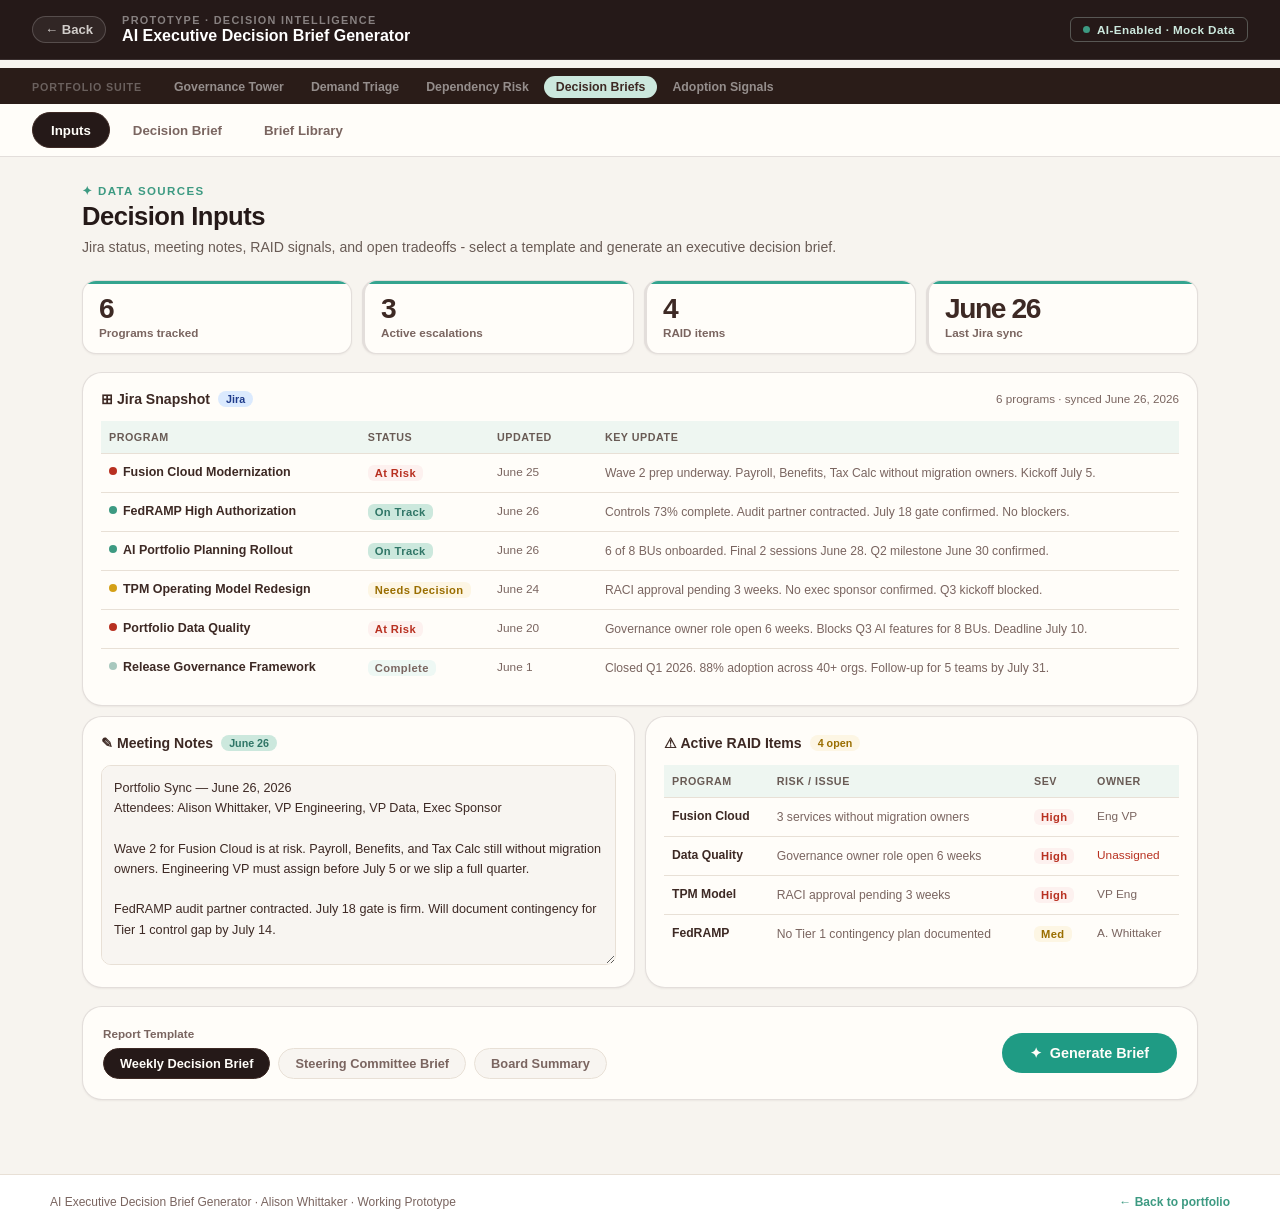
<file: exec-report-generator.html>
<!DOCTYPE html>
<html lang="en">
<head>
  <meta charset="UTF-8">
  <meta name="viewport" content="width=device-width, initial-scale=1.0">
  <title>AI Executive Decision Brief Generator · Alison Whittaker</title>
  <link rel="icon" type="image/png" href="alison-whittaker-profile.png">
  <style>
    :root {
      --ink:#3d2924; --accent:#3d9a82; --forest:#2f7566; --lime:#cce8dd;
      --paper:#f8f5f1; --cocoa:#4b312b; --surface:#fff; --line:#e8e0d6;
      --muted:#7a6560; --red:#b83020; --amber:#9a6e00;
      --red-soft:#fdf1ef; --amber-soft:#fdf6e4; --accent-soft:#eef8f4;
      --radius:20px;
    }
    *{box-sizing:border-box;margin:0;padding:0;}
    body{font-family:-apple-system,BlinkMacSystemFont,'Segoe UI',sans-serif;background:var(--paper);color:var(--ink);min-height:100vh;display:flex;flex-direction:column;}

    /* Header */
    .proto-header{display:flex;justify-content:space-between;align-items:center;padding:14px 32px;background:var(--ink);gap:20px;}
    .ph-left{display:flex;align-items:center;gap:16px;}
    .ph-back{color:rgba(255,255,255,.6);text-decoration:none;font-size:.82rem;font-weight:600;border:1px solid rgba(255,255,255,.15);padding:5px 12px;border-radius:99px;transition:all .15s;white-space:nowrap;}
    .ph-back:hover{color:#fff;border-color:rgba(255,255,255,.35);}
    .ph-meta{display:flex;flex-direction:column;gap:1px;}
    .ph-eyebrow{font-size:.68rem;font-weight:700;letter-spacing:.07em;text-transform:uppercase;color:rgba(255,255,255,.45);}
    .ph-title{font-size:1rem;font-weight:700;color:#fff;}
    .ph-badge{display:flex;align-items:center;gap:7px;font-size:.73rem;font-weight:700;color:var(--lime);border:1px solid rgba(204,232,221,.3);padding:5px 12px;border-radius:99px;white-space:nowrap;}
    .ai-pulse{width:7px;height:7px;border-radius:50%;background:var(--accent);animation:ai-pulse 2s ease-in-out infinite;}
    @keyframes ai-pulse{0%,100%{opacity:1}50%{opacity:.3}}

    /* Suite nav */
    .suite-bar{display:flex;align-items:center;gap:20px;padding:8px 32px;background:#2a1c18;border-bottom:1px solid rgba(255,255,255,.06);overflow-x:auto;}
    .sb-label{font-size:.67rem;font-weight:800;letter-spacing:.08em;color:rgba(255,255,255,.3);text-transform:uppercase;white-space:nowrap;flex-shrink:0;}
    .sb-links{display:flex;gap:3px;}
    .sb-link{font-size:.77rem;font-weight:600;color:rgba(255,255,255,.5);padding:4px 12px;border-radius:99px;text-decoration:none;transition:all .15s;white-space:nowrap;}
    .sb-link:hover{color:rgba(255,255,255,.85);background:rgba(255,255,255,.08);}
    .sb-link.active{color:var(--ink);background:var(--lime);}

    /* Tabs */
    .tab-bar{display:flex;gap:4px;padding:12px 32px;background:var(--surface);border-bottom:1px solid var(--line);overflow-x:auto;}
    .tab-btn{padding:8px 18px;border:1px solid transparent;border-radius:99px;background:none;font-size:.83rem;font-weight:600;color:var(--muted);cursor:pointer;transition:all .15s;white-space:nowrap;}
    .tab-btn:hover{color:var(--ink);background:var(--paper);}
    .tab-btn.active{background:var(--ink);color:#fff;border-color:var(--ink);}

    .proto-main{flex:1;padding:28px 32px;max-width:1180px;width:100%;margin:0 auto;}
    .tab-panel{display:none;}
    .tab-panel.active{display:block;}

    /* Panel header */
    .panel-header{margin-bottom:24px;}
    .panel-eyebrow{font-size:.72rem;font-weight:700;letter-spacing:.07em;text-transform:uppercase;color:var(--accent);margin-bottom:4px;}
    .panel-title{font-size:1.6rem;font-weight:800;color:var(--ink);margin-bottom:6px;}
    .panel-sub{font-size:.88rem;color:var(--muted);line-height:1.5;}

    /* Stats */
    .stats-row{display:flex;gap:12px;margin-bottom:24px;flex-wrap:wrap;}
    .stat-card{background:var(--surface);border:1px solid var(--line);border-radius:14px;padding:14px 20px;display:flex;flex-direction:column;gap:3px;min-width:110px;flex:1;}
    .stat-val{font-size:1.55rem;font-weight:800;color:var(--ink);line-height:1;}
    .stat-lbl{font-size:.73rem;color:var(--muted);font-weight:600;}
    .s-red{border-left:3px solid var(--red);}
    .s-amber{border-left:3px solid #d4a017;}
    .s-green{border-left:3px solid var(--accent);}

    /* Input grid */
    .input-grid{display:grid;grid-template-columns:1fr 1fr;gap:18px;margin-bottom:20px;}
    .input-card{background:var(--surface);border:1px solid var(--line);border-radius:var(--radius);padding:20px;}
    .input-card-full{grid-column:1/-1;}
    .ic-head{display:flex;align-items:center;justify-content:space-between;margin-bottom:14px;gap:10px;}
    .ic-title{font-size:.88rem;font-weight:800;color:var(--ink);display:flex;align-items:center;gap:8px;}
    .ic-badge{font-size:.67rem;font-weight:700;padding:2px 8px;border-radius:99px;}
    .icb-jira{background:#dbeafe;color:#1e3a8a;}
    .icb-notes{background:var(--lime);color:var(--forest);}
    .icb-raid{background:var(--amber-soft);color:var(--amber);}
    .ic-meta{font-size:.73rem;color:var(--muted);}

    /* Jira table */
    .data-tbl{width:100%;border-collapse:collapse;font-size:.8rem;}
    .data-tbl th{text-align:left;font-size:.67rem;font-weight:700;letter-spacing:.05em;text-transform:uppercase;color:var(--muted);padding:0 8px 8px;border-bottom:1px solid var(--line);}
    .data-tbl td{padding:10px 8px;border-bottom:1px solid var(--line);vertical-align:top;color:var(--ink);line-height:1.4;}
    .data-tbl tr:last-child td{border-bottom:none;}
    .j-prog{font-weight:700;font-size:.78rem;}
    .j-upd{color:var(--muted);font-size:.76rem;}
    .dot-wrap{display:flex;align-items:flex-start;gap:6px;}
    .dot{width:8px;height:8px;border-radius:50%;display:inline-block;flex-shrink:0;margin-top:3px;}
    .dot-g{background:var(--accent);}
    .dot-r{background:var(--red);}
    .dot-a{background:#d4a017;}
    .dot-d{background:#a8c8be;}
    .sev{font-size:.7rem;font-weight:700;padding:2px 7px;border-radius:99px;white-space:nowrap;}
    .sev-h{background:var(--red-soft);color:var(--red);}
    .sev-m{background:var(--amber-soft);color:var(--amber);}
    .sev-ok{background:var(--lime);color:var(--forest);}
    .sev-d{background:#eef8f4;color:var(--muted);}

    /* Notes textarea */
    .notes-area{width:100%;min-height:200px;border:1px solid var(--line);border-radius:10px;padding:12px;font-size:.79rem;color:var(--ink);background:var(--paper);resize:vertical;font-family:inherit;line-height:1.6;}
    .notes-area:focus{outline:none;border-color:var(--accent);background:#fff;}

    /* Template selector + generate bar */
    .gen-bar{background:var(--surface);border:1px solid var(--line);border-radius:var(--radius);padding:20px;display:flex;align-items:center;justify-content:space-between;gap:20px;flex-wrap:wrap;}
    .tmpl-group{display:flex;flex-direction:column;gap:8px;}
    .tmpl-label{font-size:.73rem;font-weight:700;color:var(--muted);}
    .tmpl-btns{display:flex;gap:8px;flex-wrap:wrap;}
    .tmpl-btn{padding:7px 16px;border:1px solid var(--line);border-radius:99px;background:var(--paper);font-size:.8rem;font-weight:600;color:var(--muted);cursor:pointer;transition:all .15s;}
    .tmpl-btn:hover{border-color:var(--accent);color:var(--forest);}
    .tmpl-btn.sel{background:var(--ink);color:#fff;border-color:var(--ink);}
    .gen-btn{display:flex;align-items:center;gap:8px;padding:12px 28px;background:var(--accent);color:#fff;border:none;border-radius:99px;font-size:.9rem;font-weight:700;cursor:pointer;transition:all .15s;white-space:nowrap;}
    .gen-btn:hover{background:var(--forest);}
    .gen-btn:disabled{opacity:.5;cursor:not-allowed;}

    /* Load bar */
    .load-bar{height:3px;border-radius:2px;background:var(--line);overflow:hidden;margin:0 0 20px;display:none;}
    .load-bar.running{display:block;}
    .lb-fill{height:100%;width:0;background:var(--accent);border-radius:2px;animation:lb-sweep 1.8s ease-in-out forwards;}
    @keyframes lb-sweep{0%{width:0}60%{width:70%}85%{width:88%}100%{width:100%}}

    /* Report output */
    .report-out{display:none;}
    .report-out.vis{display:block;}
    .report-empty{text-align:center;padding:64px 20px;color:var(--muted);}
    .re-icon{font-size:2.5rem;margin-bottom:12px;opacity:.3;}

    .ai-card{background:var(--surface);border:1px solid var(--line);border-radius:var(--radius);padding:28px;margin-bottom:20px;}
    .ai-card-head{display:flex;align-items:flex-start;justify-content:space-between;gap:20px;margin-bottom:22px;flex-wrap:wrap;}
    .ai-label{font-size:.7rem;font-weight:800;letter-spacing:.07em;text-transform:uppercase;color:var(--accent);display:block;margin-bottom:4px;}
    .ai-card-head h2{font-size:1.2rem;font-weight:800;color:var(--ink);}
    .ai-date{font-size:.78rem;color:var(--muted);margin-top:2px;}
    .status-pill{display:inline-flex;align-items:center;gap:5px;padding:6px 14px;border-radius:99px;font-size:.75rem;font-weight:700;white-space:nowrap;}
    .sp-amber{background:var(--amber-soft);color:var(--amber);border:1px solid #f0c27f;}
    .sum-sec{border-top:1px solid var(--line);padding-top:18px;margin-top:18px;}
    .sum-sec h3{font-size:.82rem;font-weight:800;color:var(--ink);margin-bottom:10px;text-transform:uppercase;letter-spacing:.04em;}
    .sum-sec p{font-size:.87rem;color:var(--muted);line-height:1.6;margin-bottom:10px;}
    .sum-sec p:last-child{margin-bottom:0;}
    .sum-sec strong{color:var(--ink);}
    .dec-list{display:flex;flex-direction:column;gap:10px;}
    .dec-item{display:flex;gap:12px;align-items:flex-start;}
    .dec-num{width:22px;height:22px;border-radius:50%;background:var(--red);color:#fff;font-size:.72rem;font-weight:800;display:flex;align-items:center;justify-content:center;flex-shrink:0;margin-top:1px;}
    .dec-item p{font-size:.86rem;color:var(--muted);line-height:1.5;}
    .dec-item em{color:var(--red);font-style:normal;font-weight:700;}

    .report-actions{display:flex;gap:10px;margin-bottom:22px;}
    .ra-btn{padding:8px 18px;border:1px solid var(--line);border-radius:99px;background:var(--surface);font-size:.8rem;font-weight:700;color:var(--ink);cursor:pointer;transition:all .15s;}
    .ra-btn:hover{background:var(--paper);}
    .ra-btn.ra-primary{background:var(--ink);color:#fff;border-color:var(--ink);}

    /* Report library */
    .lib-grid{display:grid;grid-template-columns:repeat(3,1fr);gap:16px;}
    .lib-card{background:var(--surface);border:1px solid var(--line);border-radius:16px;padding:20px;cursor:pointer;transition:all .15s;}
    .lib-card:hover{border-color:var(--accent);box-shadow:0 2px 12px rgba(61,154,130,.1);}
    .lc-week{font-size:.72rem;font-weight:700;color:var(--muted);margin-bottom:4px;}
    .lc-title{font-size:.92rem;font-weight:800;color:var(--ink);margin-bottom:10px;}
    .lc-pills{display:flex;gap:6px;flex-wrap:wrap;margin-bottom:10px;}
    .lc-pill{font-size:.68rem;font-weight:700;padding:2px 8px;border-radius:99px;}
    .lcp-r{background:var(--red-soft);color:var(--red);}
    .lcp-g{background:var(--lime);color:var(--forest);}
    .lcp-a{background:var(--amber-soft);color:var(--amber);}
    .lc-preview{font-size:.78rem;color:var(--muted);line-height:1.5;}
    .lc-footer{display:flex;align-items:center;justify-content:space-between;margin-top:14px;padding-top:12px;border-top:1px solid var(--line);}
    .lc-tmpl{font-size:.7rem;color:var(--muted);}
    .lc-view{font-size:.75rem;font-weight:700;color:var(--accent);}

    footer{padding:20px 32px;border-top:1px solid var(--line);background:var(--surface);margin-top:auto;}
    footer .fi{display:flex;justify-content:space-between;align-items:center;gap:20px;max-width:1180px;margin:0 auto;}
    footer p{font-size:.75rem;color:var(--muted);}
    footer a{font-size:.75rem;color:var(--accent);font-weight:700;text-decoration:none;}

    @media(max-width:900px){
      .proto-header,.suite-bar,.tab-bar,.proto-main{padding-left:16px;padding-right:16px;}
      .input-grid{grid-template-columns:1fr;}
      .lib-grid{grid-template-columns:1fr;}
      .gen-bar{flex-direction:column;align-items:flex-start;}
    }
  </style>
  <link rel="stylesheet" href="prototype-polish.css">
</head>
<body>

  <header class="proto-header">
    <div class="ph-left">
      <a class="ph-back" href="index.html">← Back</a>
      <div class="ph-meta">
        <p class="ph-eyebrow">Prototype · Decision Intelligence</p>
        <p class="ph-title">AI Executive Decision Brief Generator</p>
      </div>
    </div>
    <div class="ph-badge"><span class="ai-pulse"></span>AI-Enabled · Mock Data</div>
  </header>

  <nav class="suite-bar">
    <span class="sb-label">Portfolio Suite</span>
    <div class="sb-links">
      <a href="agentic-governance-control-tower.html" class="sb-link">Governance Tower</a>
      <a href="pmo-intake-scorer.html" class="sb-link">Demand Triage</a>
      <a href="dependency-risk-tracker.html" class="sb-link">Dependency Risk</a>
      <a href="exec-report-generator.html" class="sb-link active">Decision Briefs</a>
      <a href="change-readiness-tracker.html" class="sb-link">Adoption Signals</a>
    </div>
  </nav>

  <nav class="tab-bar" role="tablist">
    <button class="tab-btn active" data-tab="inputs" role="tab" aria-selected="true">Inputs</button>
    <button class="tab-btn" data-tab="report" role="tab" aria-selected="false">Decision Brief</button>
    <button class="tab-btn" data-tab="library" role="tab" aria-selected="false">Brief Library</button>
  </nav>

  <main class="proto-main">

    <!-- ══ INPUTS ══ -->
    <div class="tab-panel active" id="tab-inputs" role="tabpanel">
      <div class="panel-header">
        <p class="panel-eyebrow">✦ Data Sources</p>
        <h1 class="panel-title">Decision Inputs</h1>
        <p class="panel-sub">Jira status, meeting notes, RAID signals, and open tradeoffs - select a template and generate an executive decision brief.</p>
      </div>

      <div class="stats-row">
        <div class="stat-card">
          <span class="stat-val">6</span><p class="stat-lbl">Programs tracked</p>
        </div>
        <div class="stat-card s-red">
          <span class="stat-val">3</span><p class="stat-lbl">Active escalations</p>
        </div>
        <div class="stat-card s-amber">
          <span class="stat-val">4</span><p class="stat-lbl">RAID items</p>
        </div>
        <div class="stat-card s-green">
          <span class="stat-val">June 26</span><p class="stat-lbl">Last Jira sync</p>
        </div>
      </div>

      <div class="input-grid">

        <!-- Jira snapshot -->
        <div class="input-card input-card-full">
          <div class="ic-head">
            <div class="ic-title">⊞ Jira Snapshot <span class="ic-badge icb-jira">Jira</span></div>
            <span class="ic-meta">6 programs · synced June 26, 2026</span>
          </div>
          <table class="data-tbl">
            <thead><tr><th style="width:24%">Program</th><th style="width:12%">Status</th><th style="width:10%">Updated</th><th>Key Update</th></tr></thead>
            <tbody>
              <tr>
                <td><div class="dot-wrap"><span class="dot dot-r"></span><span class="j-prog">Fusion Cloud Modernization</span></div></td>
                <td><span class="sev sev-h">At Risk</span></td>
                <td style="color:var(--muted);font-size:.74rem">June 25</td>
                <td><span class="j-upd">Wave 2 prep underway. Payroll, Benefits, Tax Calc without migration owners. Kickoff July 5.</span></td>
              </tr>
              <tr>
                <td><div class="dot-wrap"><span class="dot dot-g"></span><span class="j-prog">FedRAMP High Authorization</span></div></td>
                <td><span class="sev sev-ok">On Track</span></td>
                <td style="color:var(--muted);font-size:.74rem">June 26</td>
                <td><span class="j-upd">Controls 73% complete. Audit partner contracted. July 18 gate confirmed. No blockers.</span></td>
              </tr>
              <tr>
                <td><div class="dot-wrap"><span class="dot dot-g"></span><span class="j-prog">AI Portfolio Planning Rollout</span></div></td>
                <td><span class="sev sev-ok">On Track</span></td>
                <td style="color:var(--muted);font-size:.74rem">June 26</td>
                <td><span class="j-upd">6 of 8 BUs onboarded. Final 2 sessions June 28. Q2 milestone June 30 confirmed.</span></td>
              </tr>
              <tr>
                <td><div class="dot-wrap"><span class="dot dot-a"></span><span class="j-prog">TPM Operating Model Redesign</span></div></td>
                <td><span class="sev sev-m">Needs Decision</span></td>
                <td style="color:var(--muted);font-size:.74rem">June 24</td>
                <td><span class="j-upd">RACI approval pending 3 weeks. No exec sponsor confirmed. Q3 kickoff blocked.</span></td>
              </tr>
              <tr>
                <td><div class="dot-wrap"><span class="dot dot-r"></span><span class="j-prog">Portfolio Data Quality</span></div></td>
                <td><span class="sev sev-h">At Risk</span></td>
                <td style="color:var(--muted);font-size:.74rem">June 20</td>
                <td><span class="j-upd">Governance owner role open 6 weeks. Blocks Q3 AI features for 8 BUs. Deadline July 10.</span></td>
              </tr>
              <tr>
                <td><div class="dot-wrap"><span class="dot dot-d"></span><span class="j-prog">Release Governance Framework</span></div></td>
                <td><span class="sev sev-d">Complete</span></td>
                <td style="color:var(--muted);font-size:.74rem">June 1</td>
                <td><span class="j-upd">Closed Q1 2026. 88% adoption across 40+ orgs. Follow-up for 5 teams by July 31.</span></td>
              </tr>
            </tbody>
          </table>
        </div>

        <!-- Meeting notes -->
        <div class="input-card">
          <div class="ic-head">
            <div class="ic-title">✎ Meeting Notes <span class="ic-badge icb-notes">June 26</span></div>
          </div>
          <textarea class="notes-area" id="meeting-notes">Portfolio Sync — June 26, 2026
Attendees: Alison Whittaker, VP Engineering, VP Data, Exec Sponsor

Wave 2 for Fusion Cloud is at risk. Payroll, Benefits, and Tax Calc still without migration owners. Engineering VP must assign before July 5 or we slip a full quarter.

FedRAMP audit partner contracted. July 18 gate is firm. Will document contingency for Tier 1 control gap by July 14.

Data governance owner still open after 6 weeks. Sending decision request to VP of Data by June 28. Blocks Q3 AI features for all 8 BUs.

RACI for TPM Operating Model needs exec approval before Q3 kickoff. Outstanding 3 weeks. Exec sponsor must be confirmed by June 28.

AI Planning Rollout: 6 of 8 BUs onboarded. Final 2 sessions June 28. On track to close Q2 June 30.</textarea>
        </div>

        <!-- RAID log -->
        <div class="input-card">
          <div class="ic-head">
            <div class="ic-title">⚠ Active RAID Items <span class="ic-badge icb-raid">4 open</span></div>
          </div>
          <table class="data-tbl">
            <thead><tr><th>Program</th><th>Risk / Issue</th><th>Sev</th><th>Owner</th></tr></thead>
            <tbody>
              <tr>
                <td style="font-weight:700;font-size:.76rem">Fusion Cloud</td>
                <td><span class="j-upd">3 services without migration owners</span></td>
                <td><span class="sev sev-h">High</span></td>
                <td style="font-size:.74rem;color:var(--muted)">Eng VP</td>
              </tr>
              <tr>
                <td style="font-weight:700;font-size:.76rem">Data Quality</td>
                <td><span class="j-upd">Governance owner role open 6 weeks</span></td>
                <td><span class="sev sev-h">High</span></td>
                <td style="font-size:.74rem;color:var(--red)">Unassigned</td>
              </tr>
              <tr>
                <td style="font-weight:700;font-size:.76rem">TPM Model</td>
                <td><span class="j-upd">RACI approval pending 3 weeks</span></td>
                <td><span class="sev sev-h">High</span></td>
                <td style="font-size:.74rem;color:var(--muted)">VP Eng</td>
              </tr>
              <tr>
                <td style="font-weight:700;font-size:.76rem">FedRAMP</td>
                <td><span class="j-upd">No Tier 1 contingency plan documented</span></td>
                <td><span class="sev sev-m">Med</span></td>
                <td style="font-size:.74rem;color:var(--muted)">A. Whittaker</td>
              </tr>
            </tbody>
          </table>
        </div>

      </div>

      <div class="gen-bar">
        <div class="tmpl-group">
          <span class="tmpl-label">Report Template</span>
          <div class="tmpl-btns">
            <button class="tmpl-btn sel" onclick="selectTemplate(this)">Weekly Decision Brief</button>
            <button class="tmpl-btn" onclick="selectTemplate(this)">Steering Committee Brief</button>
            <button class="tmpl-btn" onclick="selectTemplate(this)">Board Summary</button>
          </div>
        </div>
        <button class="gen-btn" id="gen-btn" onclick="generateReport()">
          <span aria-hidden="true">✦</span> Generate Brief
        </button>
      </div>
    </div>

    <!-- ══ GENERATED REPORT ══ -->
    <div class="tab-panel" id="tab-report" role="tabpanel">
      <div class="panel-header">
        <p class="panel-eyebrow">✦ AI-Generated</p>
        <h1 class="panel-title">Generated Decision Brief</h1>
        <p class="panel-sub">Synthesized from Jira, meeting notes, and RAID signals. Ready for leadership review, tradeoff discussion, or distribution.</p>
      </div>

      <div class="load-bar" id="load-bar"><div class="lb-fill"></div></div>

      <div id="report-empty" class="report-empty">
        <div class="re-icon">✦</div>
        <p style="font-weight:700;color:var(--ink);margin-bottom:6px">No decision brief generated yet</p>
        <p style="font-size:.85rem">Go to <strong>Inputs</strong>, select a template, and click <strong>Generate Brief</strong>.</p>
      </div>

      <div class="report-out" id="report-out">
        <div class="report-actions">
          <button class="ra-btn ra-primary">↓ Copy Brief</button>
          <button class="ra-btn">⇄ Save Brief</button>
          <button class="ra-btn" onclick="switchTab('inputs')">← Edit Inputs</button>
        </div>
        <div class="ai-card">
          <div class="ai-card-head">
            <div>
              <span class="ai-label">✦ AI Portfolio Summary</span>
              <h2>Week of June 22–28, 2026</h2>
              <p class="ai-date">Enterprise Technology Portfolio · Generated June 26, 2026 · Prepared by Alison Whittaker, EPM</p>
            </div>
            <span class="status-pill sp-amber">⚠ Attention Required</span>
          </div>

          <div class="sum-sec">
            <h3>Portfolio at a Glance</h3>
            <p><strong>2 programs at risk. 1 escalation pending 3+ weeks.</strong> Of 6 initiatives: 1 complete, 3 on track, 2 require immediate action. Portfolio health: <strong>74%</strong>, down 4 points — Portfolio Data Quality slipping without a named governance owner.</p>
          </div>

          <div class="sum-sec">
            <h3>Progress This Week</h3>
            <p><strong>AI Portfolio Planning Rollout (91%)</strong> completed 6 of 8 BU onboarding sessions. Final 2 (Tax Platform, Financial Services) confirmed June 28. On track to close Q2 June 30.</p>
            <p><strong>FedRAMP High Authorization (84%)</strong> on track. Controls 73% complete across 325. Audit partner contracted, July 18 gate confirmed. Contingency plan for Tier 1 control gap not yet documented.</p>
            <p><strong>Release Governance Framework</strong> closed Q1 2026. Live across 40+ orgs. Adoption: 88%. Follow-up for 5 remaining teams in July.</p>
          </div>

          <div class="sum-sec">
            <h3>Risks &amp; Blockers</h3>
            <p><strong>Fusion Cloud Modernization (62%, At Risk):</strong> Payroll, Benefits, and Tax Calculation have no assigned migration owners. Wave 2 kickoff July 5. Without resolution this week, delivery slips to Q1 2027. Engineering VP escalation required immediately.</p>
            <p><strong>Portfolio Data Quality (58%, At Risk):</strong> Governance owner role open 6 weeks. Blocks Q3 AI feature activation for 8 BUs. Leadership action required by July 10.</p>
          </div>

          <div class="sum-sec">
            <h3>Decisions Required</h3>
            <div class="dec-list">
              <div class="dec-item"><span class="dec-num">1</span><p><strong>Fusion Cloud:</strong> Engineering VP assigns migration owners for Payroll, Benefits, Tax Calculation by July 5. <em>Risk: Wave 2 slips 2 quarters.</em></p></div>
              <div class="dec-item"><span class="dec-num">2</span><p><strong>Portfolio Data Quality:</strong> VP of Data appoints governance owner. Open 6 weeks. <em>Risk: Q3 AI features blocked for 8 BUs.</em></p></div>
              <div class="dec-item"><span class="dec-num">3</span><p><strong>TPM Operating Model:</strong> Executive sponsor approves RACI. Outstanding 3 weeks. <em>Risk: Q3 kickoff delayed.</em></p></div>
            </div>
          </div>

          <div class="sum-sec">
            <h3>Next Week</h3>
            <p>Two milestones: <strong>AI Planning Q2 milestone (June 30)</strong> — on track — and <strong>Fusion Wave 2 kickoff (July 5)</strong> — currently blocked. Recommend 30-minute exec call by June 28 to resolve Wave 2 ownership and TPM RACI. FedRAMP gate July 18 — no blockers.</p>
          </div>
        </div>
      </div>
    </div>

    <!-- ══ REPORT LIBRARY ══ -->
    <div class="tab-panel" id="tab-library" role="tabpanel">
      <div class="panel-header">
        <p class="panel-eyebrow">Archive</p>
        <h1 class="panel-title">Decision Brief Library</h1>
        <p class="panel-sub">Past weekly updates, committee briefs, and leadership decision records. Click any brief to view.</p>
      </div>
      <div class="lib-grid">
        <div class="lib-card">
          <p class="lc-week">Week of June 22–28, 2026</p>
          <p class="lc-title">Weekly Decision Brief</p>
          <div class="lc-pills"><span class="lc-pill lcp-r">2 At Risk</span><span class="lc-pill lcp-a">1 Escalation</span><span class="lc-pill lcp-g">1 Complete</span></div>
          <p class="lc-preview">Portfolio health 74%. Wave 2 ownership gap escalated. Data governance owner outstanding 6 weeks.</p>
          <div class="lc-footer"><span class="lc-tmpl">Weekly Update</span><span class="lc-view">View →</span></div>
        </div>
        <div class="lib-card">
          <p class="lc-week">Week of June 15–21, 2026</p>
          <p class="lc-title">Weekly Decision Brief</p>
          <div class="lc-pills"><span class="lc-pill lcp-r">2 At Risk</span><span class="lc-pill lcp-a">1 Watch</span></div>
          <p class="lc-preview">Portfolio health 78%. FedRAMP audit partner shortlist reviewed. AI Planning: 4 of 8 BUs onboarded. TPM RACI submitted.</p>
          <div class="lc-footer"><span class="lc-tmpl">Weekly Update</span><span class="lc-view">View →</span></div>
        </div>
        <div class="lib-card">
          <p class="lc-week">June 12, 2026</p>
          <p class="lc-title">Steering Committee Brief</p>
          <div class="lc-pills"><span class="lc-pill lcp-g">Q2 On Track</span><span class="lc-pill lcp-a">1 Watch Item</span></div>
          <p class="lc-preview">Q2 confidence: High for AI Planning Rollout and FedRAMP. Early ownership gaps flagged in Wave 2 migration planning.</p>
          <div class="lc-footer"><span class="lc-tmpl">Steering Committee</span><span class="lc-view">View →</span></div>
        </div>
        <div class="lib-card">
          <p class="lc-week">Week of June 8–14, 2026</p>
          <p class="lc-title">Weekly Decision Brief</p>
          <div class="lc-pills"><span class="lc-pill lcp-g">3 On Track</span><span class="lc-pill lcp-a">1 Watch</span></div>
          <p class="lc-preview">Portfolio health 82%. FedRAMP controls at 58%. AI Planning Wave 1 BU onboarding kicked off. Release Governance Q1 close-out complete.</p>
          <div class="lc-footer"><span class="lc-tmpl">Weekly Update</span><span class="lc-view">View →</span></div>
        </div>
        <div class="lib-card">
          <p class="lc-week">May 30, 2026</p>
          <p class="lc-title">Board Summary</p>
          <div class="lc-pills"><span class="lc-pill lcp-g">Health: 85%</span></div>
          <p class="lc-preview">Q2 plans confirmed across all 6 initiatives. FedRAMP on track for Q3 authorization. Dragonboat AI rollout approved for 8 BUs. Fusion Wave 1 complete.</p>
          <div class="lc-footer"><span class="lc-tmpl">Board Summary</span><span class="lc-view">View →</span></div>
        </div>
      </div>
    </div>

  </main>

  <footer>
    <div class="fi">
      <p>AI Executive Decision Brief Generator · Alison Whittaker · Working Prototype</p>
      <a href="index.html">← Back to portfolio</a>
    </div>
  </footer>

  <script>
    function selectTemplate(btn) {
      document.querySelectorAll('.tmpl-btn').forEach(b => b.classList.remove('sel'));
      btn.classList.add('sel');
    }

    const tabs = document.querySelectorAll('.tab-btn');
    const panels = document.querySelectorAll('.tab-panel');
    tabs.forEach(btn => btn.addEventListener('click', () => {
      tabs.forEach(t => { t.classList.remove('active'); t.setAttribute('aria-selected','false'); });
      panels.forEach(p => p.classList.remove('active'));
      btn.classList.add('active'); btn.setAttribute('aria-selected','true');
      const panel = document.getElementById('tab-' + btn.dataset.tab);
      if (panel) panel.classList.add('active');
    }));

    function switchTab(name) {
      const btn = document.querySelector('[data-tab="' + name + '"]');
      if (btn) btn.click();
    }

    function generateReport() {
      const btn = document.getElementById('gen-btn');
      btn.disabled = true; btn.textContent = 'Generating…';
      switchTab('report');
      const bar = document.getElementById('load-bar');
      const empty = document.getElementById('report-empty');
      const out = document.getElementById('report-out');
      if (empty) empty.style.display = 'none';
      bar.classList.add('running');
      const fill = bar.querySelector('.lb-fill');
      const newFill = fill.cloneNode(true);
      bar.replaceChild(newFill, fill);
      setTimeout(() => {
        bar.classList.remove('running');
        out.classList.add('vis');
        btn.disabled = false;
        btn.innerHTML = '<span aria-hidden="true">✦</span> Regenerate';
      }, 1900);
    }
  </script>
  <script src="prototype-polish.js"></script>
</body>
</html>
</file>
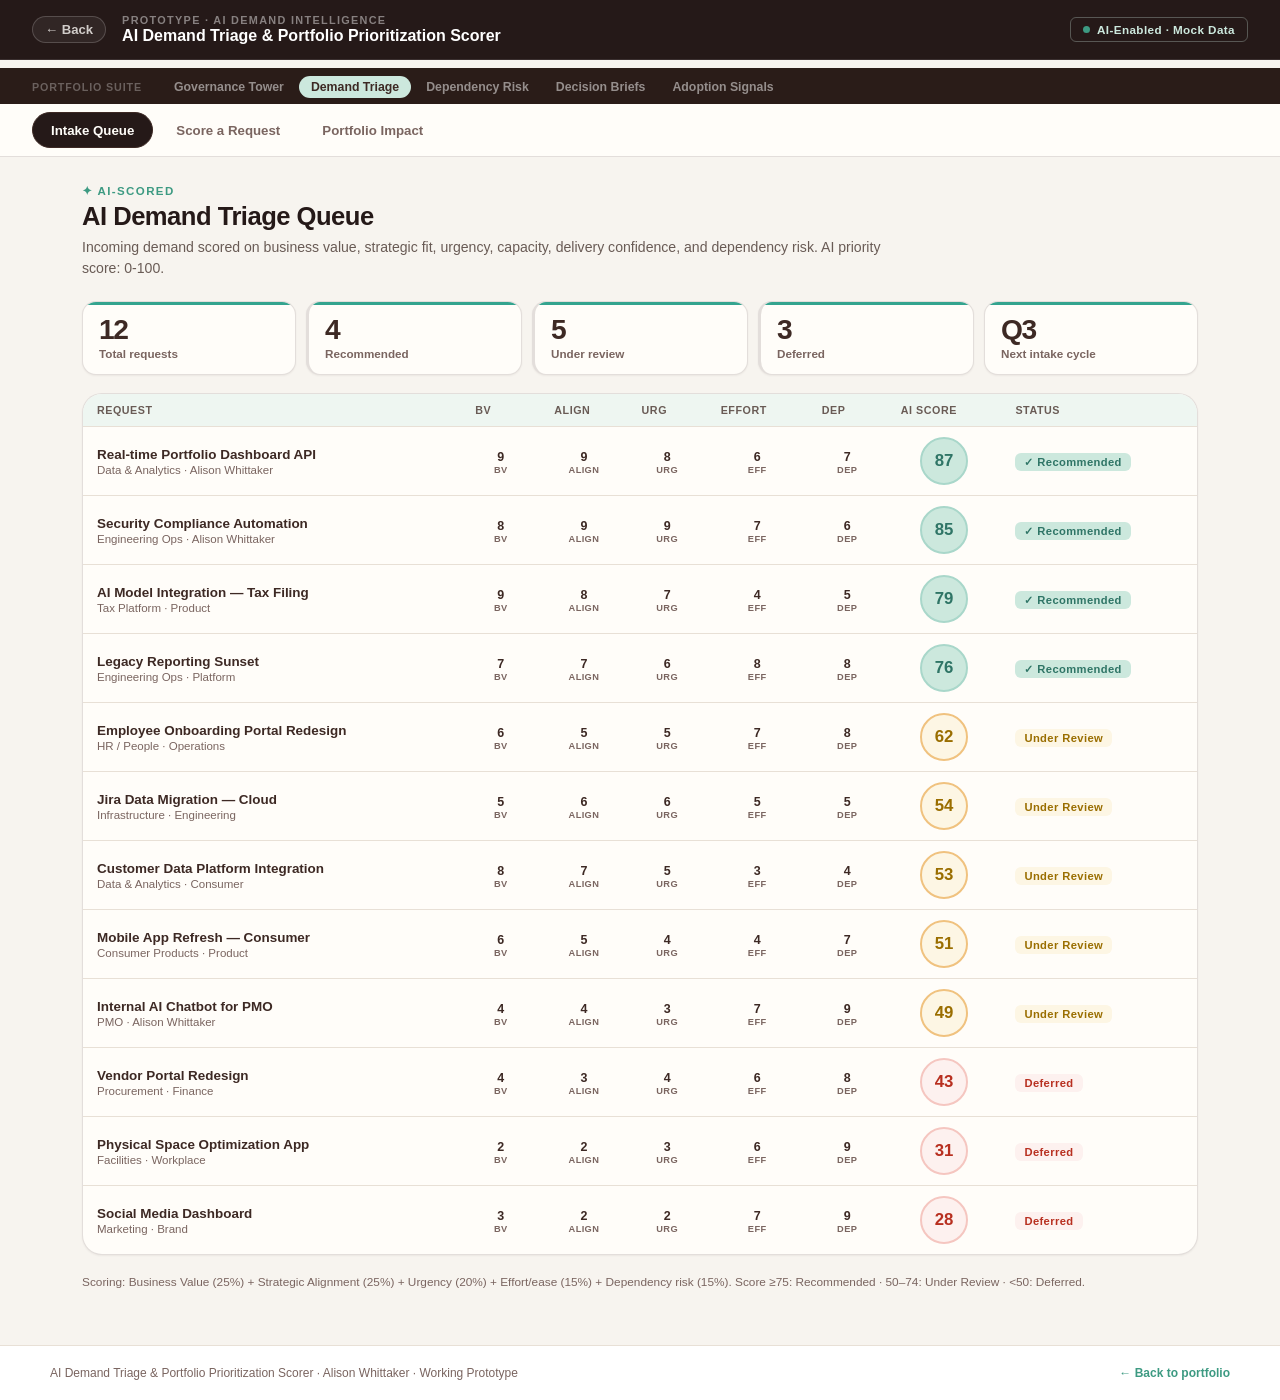
<file: pmo-intake-scorer.html>
<!DOCTYPE html>
<html lang="en">
<head>
  <meta charset="UTF-8">
  <meta name="viewport" content="width=device-width, initial-scale=1.0">
  <title>AI Demand Triage &amp; Portfolio Prioritization Scorer · Alison Whittaker</title>
  <link rel="icon" type="image/png" href="alison-whittaker-profile.png">
  <style>
    :root {
      --ink:#3d2924; --accent:#3d9a82; --forest:#2f7566; --lime:#cce8dd;
      --paper:#f8f5f1; --surface:#fff; --line:#e8e0d6; --muted:#7a6560;
      --red:#b83020; --amber:#9a6e00; --red-soft:#fdf1ef; --amber-soft:#fdf6e4;
      --radius:20px;
    }
    *{box-sizing:border-box;margin:0;padding:0;}
    body{font-family:-apple-system,BlinkMacSystemFont,'Segoe UI',sans-serif;background:var(--paper);color:var(--ink);min-height:100vh;display:flex;flex-direction:column;}

    .proto-header{display:flex;justify-content:space-between;align-items:center;padding:14px 32px;background:var(--ink);gap:20px;}
    .ph-left{display:flex;align-items:center;gap:16px;}
    .ph-back{color:rgba(255,255,255,.6);text-decoration:none;font-size:.82rem;font-weight:600;border:1px solid rgba(255,255,255,.15);padding:5px 12px;border-radius:99px;transition:all .15s;white-space:nowrap;}
    .ph-back:hover{color:#fff;border-color:rgba(255,255,255,.35);}
    .ph-meta{display:flex;flex-direction:column;gap:1px;}
    .ph-eyebrow{font-size:.68rem;font-weight:700;letter-spacing:.07em;text-transform:uppercase;color:rgba(255,255,255,.45);}
    .ph-title{font-size:1rem;font-weight:700;color:#fff;}
    .ph-badge{display:flex;align-items:center;gap:7px;font-size:.73rem;font-weight:700;color:var(--lime);border:1px solid rgba(204,232,221,.3);padding:5px 12px;border-radius:99px;white-space:nowrap;}
    .ai-pulse{width:7px;height:7px;border-radius:50%;background:var(--accent);animation:pulse 2s ease-in-out infinite;}
    @keyframes pulse{0%,100%{opacity:1}50%{opacity:.3}}

    .suite-bar{display:flex;align-items:center;gap:20px;padding:8px 32px;background:#2a1c18;border-bottom:1px solid rgba(255,255,255,.06);overflow-x:auto;}
    .sb-label{font-size:.67rem;font-weight:800;letter-spacing:.08em;color:rgba(255,255,255,.3);text-transform:uppercase;white-space:nowrap;flex-shrink:0;}
    .sb-links{display:flex;gap:3px;}
    .sb-link{font-size:.77rem;font-weight:600;color:rgba(255,255,255,.5);padding:4px 12px;border-radius:99px;text-decoration:none;transition:all .15s;white-space:nowrap;}
    .sb-link:hover{color:rgba(255,255,255,.85);background:rgba(255,255,255,.08);}
    .sb-link.active{color:var(--ink);background:var(--lime);}

    .tab-bar{display:flex;gap:4px;padding:12px 32px;background:var(--surface);border-bottom:1px solid var(--line);overflow-x:auto;}
    .tab-btn{padding:8px 18px;border:1px solid transparent;border-radius:99px;background:none;font-size:.83rem;font-weight:600;color:var(--muted);cursor:pointer;transition:all .15s;white-space:nowrap;}
    .tab-btn:hover{color:var(--ink);background:var(--paper);}
    .tab-btn.active{background:var(--ink);color:#fff;border-color:var(--ink);}

    .proto-main{flex:1;padding:28px 32px;max-width:1180px;width:100%;margin:0 auto;}
    .tab-panel{display:none;}
    .tab-panel.active{display:block;}

    .panel-header{margin-bottom:24px;}
    .panel-eyebrow{font-size:.72rem;font-weight:700;letter-spacing:.07em;text-transform:uppercase;color:var(--accent);margin-bottom:4px;}
    .panel-title{font-size:1.6rem;font-weight:800;color:var(--ink);margin-bottom:6px;}
    .panel-sub{font-size:.88rem;color:var(--muted);line-height:1.5;}

    .stats-row{display:flex;gap:12px;margin-bottom:24px;flex-wrap:wrap;}
    .stat-card{background:var(--surface);border:1px solid var(--line);border-radius:14px;padding:14px 20px;display:flex;flex-direction:column;gap:3px;min-width:100px;flex:1;}
    .stat-val{font-size:1.55rem;font-weight:800;color:var(--ink);line-height:1;}
    .stat-lbl{font-size:.73rem;color:var(--muted);font-weight:600;}
    .s-red{border-left:3px solid var(--red);}
    .s-amber{border-left:3px solid #d4a017;}
    .s-green{border-left:3px solid var(--accent);}

    /* Intake queue table */
    .queue-wrap{background:var(--surface);border:1px solid var(--line);border-radius:var(--radius);overflow:hidden;margin-bottom:20px;}
    .queue-tbl{width:100%;border-collapse:collapse;}
    .queue-tbl th{text-align:left;font-size:.67rem;font-weight:700;letter-spacing:.05em;text-transform:uppercase;color:var(--muted);padding:12px 14px;border-bottom:1px solid var(--line);background:var(--paper);white-space:nowrap;}
    .queue-tbl td{padding:12px 14px;border-bottom:1px solid var(--line);vertical-align:middle;}
    .queue-tbl tr:last-child td{border-bottom:none;}
    .queue-tbl tr:hover td{background:rgba(248,245,241,.5);}
    .q-name{font-weight:700;font-size:.84rem;color:var(--ink);margin-bottom:2px;}
    .q-bu{font-size:.72rem;color:var(--muted);}
    .dim-chip{display:inline-flex;flex-direction:column;align-items:center;gap:1px;min-width:30px;}
    .dc-val{font-size:.78rem;font-weight:800;color:var(--ink);}
    .dc-lbl{font-size:.58rem;font-weight:700;color:var(--muted);text-transform:uppercase;letter-spacing:.04em;}

    /* Priority score */
    .pri-badge{display:inline-flex;align-items:center;justify-content:center;width:48px;height:48px;border-radius:50%;font-size:1.05rem;font-weight:900;border:2px solid;}
    .pb-rec{background:var(--lime);color:var(--forest);border-color:#a9d7ca;}
    .pb-rev{background:var(--amber-soft);color:var(--amber);border-color:#f0c27f;}
    .pb-def{background:var(--red-soft);color:var(--red);border-color:#f5c6c0;}

    /* Status badge */
    .q-status{font-size:.7rem;font-weight:700;padding:3px 9px;border-radius:99px;white-space:nowrap;}
    .qs-rec{background:var(--lime);color:var(--forest);}
    .qs-rev{background:var(--amber-soft);color:var(--amber);}
    .qs-def{background:var(--red-soft);color:var(--red);}

    /* Score form */
    .form-card{background:var(--surface);border:1px solid var(--line);border-radius:var(--radius);padding:28px;}
    .form-grid{display:grid;grid-template-columns:1fr 1fr;gap:18px;margin-bottom:24px;}
    .form-field{display:flex;flex-direction:column;gap:6px;}
    .form-field-full{grid-column:1/-1;}
    .f-label{font-size:.77rem;font-weight:700;color:var(--ink);}
    .f-sub{font-size:.7rem;color:var(--muted);margin-top:-2px;}
    .f-input{border:1px solid var(--line);border-radius:10px;padding:10px 12px;font-size:.84rem;color:var(--ink);background:var(--paper);font-family:inherit;transition:border-color .15s;width:100%;}
    .f-input:focus{outline:none;border-color:var(--accent);background:#fff;}
    .f-textarea{min-height:80px;resize:vertical;}
    .f-select{appearance:none;background-image:url("data:image/svg+xml,%3Csvg xmlns='http://www.w3.org/2000/svg' width='12' height='8' viewBox='0 0 12 8'%3E%3Cpath d='M1 1l5 5 5-5' stroke='%237a6560' stroke-width='1.5' fill='none'/%3E%3C/svg%3E");background-repeat:no-repeat;background-position:right 12px center;padding-right:32px;}
    .score-btns{display:flex;gap:6px;flex-wrap:wrap;}
    .score-btn{padding:6px 12px;border:1px solid var(--line);border-radius:8px;background:var(--paper);font-size:.8rem;font-weight:700;color:var(--muted);cursor:pointer;transition:all .15s;}
    .score-btn:hover{border-color:var(--accent);color:var(--forest);}
    .score-btn.sel{background:var(--ink);color:#fff;border-color:var(--ink);}
    .dep-checks{display:grid;grid-template-columns:1fr 1fr;gap:6px;}
    .dep-check{display:flex;align-items:center;gap:8px;font-size:.79rem;color:var(--ink);cursor:pointer;}
    .dep-check input{accent-color:var(--accent);width:14px;height:14px;}
    .analyze-btn{display:flex;align-items:center;gap:8px;padding:12px 28px;background:var(--accent);color:#fff;border:none;border-radius:99px;font-size:.9rem;font-weight:700;cursor:pointer;transition:all .15s;}
    .analyze-btn:hover{background:var(--forest);}
    .analyze-btn:disabled{opacity:.5;cursor:not-allowed;}

    /* Load bar */
    .load-bar{height:3px;border-radius:2px;background:var(--line);overflow:hidden;margin:24px 0 0;display:none;}
    .load-bar.running{display:block;}
    .lb-fill{height:100%;width:0;background:var(--accent);border-radius:2px;animation:lb-sweep 1.8s ease-in-out forwards;}
    @keyframes lb-sweep{0%{width:0}60%{width:70%}85%{width:88%}100%{width:100%}}

    /* Score result */
    .score-result{display:none;margin-top:24px;border-top:1px solid var(--line);padding-top:24px;}
    .score-result.vis{display:block;}
    .sr-top{display:flex;align-items:center;gap:20px;margin-bottom:20px;flex-wrap:wrap;}
    .sr-score-big{display:flex;flex-direction:column;align-items:center;gap:4px;}
    .ssb-num{font-size:3rem;font-weight:900;line-height:1;}
    .ssb-lbl{font-size:.73rem;font-weight:700;color:var(--muted);}
    .sr-verdict{display:flex;flex-direction:column;gap:6px;}
    .sv-badge{font-size:.82rem;font-weight:800;padding:6px 14px;border-radius:99px;display:inline-flex;}
    .svb-rec{background:var(--lime);color:var(--forest);}
    .svb-rev{background:var(--amber-soft);color:var(--amber);}
    .svb-def{background:var(--red-soft);color:var(--red);}
    .sv-reason{font-size:.83rem;color:var(--muted);line-height:1.5;max-width:480px;}
    .sr-dims{display:flex;flex-direction:column;gap:10px;}
    .srd-row{display:flex;align-items:center;gap:12px;}
    .srd-label{font-size:.77rem;font-weight:700;color:var(--ink);width:160px;flex-shrink:0;}
    .srd-bar-wrap{flex:1;}
    .srd-bar{height:8px;background:var(--line);border-radius:99px;overflow:hidden;}
    .srd-fill{height:100%;border-radius:99px;background:var(--accent);}
    .srd-val{font-size:.77rem;font-weight:800;color:var(--ink);width:36px;text-align:right;flex-shrink:0;}

    /* Portfolio impact */
    .impact-grid{display:grid;grid-template-columns:2fr 1fr;gap:20px;margin-bottom:24px;}
    .impact-card{background:var(--surface);border:1px solid var(--line);border-radius:var(--radius);padding:22px;}
    .ic-title{font-size:.92rem;font-weight:800;color:var(--ink);margin-bottom:4px;}
    .ic-sub{font-size:.77rem;color:var(--muted);margin-bottom:16px;}
    .capacity-row{display:flex;flex-direction:column;gap:10px;}
    .cap-item{display:flex;align-items:center;gap:12px;}
    .cap-label{font-size:.8rem;font-weight:700;color:var(--ink);width:180px;flex-shrink:0;}
    .cap-bar{flex:1;height:10px;background:var(--line);border-radius:99px;overflow:hidden;}
    .cap-fill{height:100%;border-radius:99px;}
    .cf-g{background:var(--accent);}
    .cf-a{background:#d4a017;}
    .cf-r{background:var(--red);}
    .cap-pct{font-size:.77rem;font-weight:800;width:38px;text-align:right;flex-shrink:0;}
    .rec-box{background:var(--lime);border:1px solid #a9d7ca;border-radius:14px;padding:16px;margin-top:16px;}
    .rb-label{font-size:.72rem;font-weight:800;letter-spacing:.05em;text-transform:uppercase;color:var(--forest);margin-bottom:6px;}
    .rb-text{font-size:.83rem;color:var(--ink);line-height:1.55;}
    .new-req-list{display:flex;flex-direction:column;gap:10px;}
    .nrl-item{padding:12px 14px;border:1px solid var(--line);border-radius:12px;background:var(--paper);}
    .nrl-top{display:flex;align-items:center;justify-content:space-between;gap:8px;margin-bottom:4px;}
    .nrl-name{font-size:.82rem;font-weight:800;color:var(--ink);}
    .nrl-sub{font-size:.74rem;color:var(--muted);}
    .nrl-impact{font-size:.74rem;color:var(--muted);margin-top:4px;}
    .nrl-impact strong{color:var(--ink);}

    footer{padding:20px 32px;border-top:1px solid var(--line);background:var(--surface);margin-top:auto;}
    footer .fi{display:flex;justify-content:space-between;align-items:center;gap:20px;max-width:1180px;margin:0 auto;}
    footer p{font-size:.75rem;color:var(--muted);}
    footer a{font-size:.75rem;color:var(--accent);font-weight:700;text-decoration:none;}

    @media(max-width:900px){
      .proto-header,.suite-bar,.tab-bar,.proto-main{padding-left:16px;padding-right:16px;}
      .form-grid{grid-template-columns:1fr;}
      .impact-grid{grid-template-columns:1fr;}
      .queue-wrap{overflow-x:auto;}
    }
  </style>
  <link rel="stylesheet" href="prototype-polish.css">
</head>
<body>

  <header class="proto-header">
    <div class="ph-left">
      <a class="ph-back" href="index.html">← Back</a>
      <div class="ph-meta">
        <p class="ph-eyebrow">Prototype · AI Demand Intelligence</p>
        <p class="ph-title">AI Demand Triage &amp; Portfolio Prioritization Scorer</p>
      </div>
    </div>
    <div class="ph-badge"><span class="ai-pulse"></span>AI-Enabled · Mock Data</div>
  </header>

  <nav class="suite-bar">
    <span class="sb-label">Portfolio Suite</span>
    <div class="sb-links">
      <a href="agentic-governance-control-tower.html" class="sb-link">Governance Tower</a>
      <a href="pmo-intake-scorer.html" class="sb-link active">Demand Triage</a>
      <a href="dependency-risk-tracker.html" class="sb-link">Dependency Risk</a>
      <a href="exec-report-generator.html" class="sb-link">Decision Briefs</a>
      <a href="change-readiness-tracker.html" class="sb-link">Adoption Signals</a>
    </div>
  </nav>

  <nav class="tab-bar" role="tablist">
    <button class="tab-btn active" data-tab="queue" role="tab" aria-selected="true">Intake Queue</button>
    <button class="tab-btn" data-tab="score" role="tab" aria-selected="false">Score a Request</button>
    <button class="tab-btn" data-tab="impact" role="tab" aria-selected="false">Portfolio Impact</button>
  </nav>

  <main class="proto-main">

    <!-- ══ INTAKE QUEUE ══ -->
    <div class="tab-panel active" id="tab-queue" role="tabpanel">
      <div class="panel-header">
        <p class="panel-eyebrow">✦ AI-Scored</p>
        <h1 class="panel-title">AI Demand Triage Queue</h1>
        <p class="panel-sub">Incoming demand scored on business value, strategic fit, urgency, capacity, delivery confidence, and dependency risk. AI priority score: 0-100.</p>
      </div>

      <div class="stats-row">
        <div class="stat-card">
          <span class="stat-val">12</span><p class="stat-lbl">Total requests</p>
        </div>
        <div class="stat-card s-green">
          <span class="stat-val">4</span><p class="stat-lbl">Recommended</p>
        </div>
        <div class="stat-card s-amber">
          <span class="stat-val">5</span><p class="stat-lbl">Under review</p>
        </div>
        <div class="stat-card s-red">
          <span class="stat-val">3</span><p class="stat-lbl">Deferred</p>
        </div>
        <div class="stat-card">
          <span class="stat-val">Q3</span><p class="stat-lbl">Next intake cycle</p>
        </div>
      </div>

      <div class="queue-wrap">
        <table class="queue-tbl">
          <thead>
            <tr>
              <th style="min-width:220px">Request</th>
              <th class="center" style="min-width:40px">BV</th>
              <th class="center" style="min-width:40px">Align</th>
              <th class="center" style="min-width:40px">Urg</th>
              <th class="center" style="min-width:40px">Effort</th>
              <th class="center" style="min-width:40px">Dep</th>
              <th class="center" style="min-width:64px">AI Score</th>
              <th style="min-width:120px">Status</th>
            </tr>
          </thead>
          <tbody id="queue-body">
            <!-- Recommended -->
            <tr>
              <td><p class="q-name">Real-time Portfolio Dashboard API</p><p class="q-bu">Data &amp; Analytics · Alison Whittaker</p></td>
              <td style="text-align:center"><div class="dim-chip"><span class="dc-val">9</span><span class="dc-lbl">BV</span></div></td>
              <td style="text-align:center"><div class="dim-chip"><span class="dc-val">9</span><span class="dc-lbl">Align</span></div></td>
              <td style="text-align:center"><div class="dim-chip"><span class="dc-val">8</span><span class="dc-lbl">Urg</span></div></td>
              <td style="text-align:center"><div class="dim-chip"><span class="dc-val">6</span><span class="dc-lbl">Eff</span></div></td>
              <td style="text-align:center"><div class="dim-chip"><span class="dc-val">7</span><span class="dc-lbl">Dep</span></div></td>
              <td style="text-align:center"><div class="pri-badge pb-rec">87</div></td>
              <td><span class="q-status qs-rec">✓ Recommended</span></td>
            </tr>
            <tr>
              <td><p class="q-name">Security Compliance Automation</p><p class="q-bu">Engineering Ops · Alison Whittaker</p></td>
              <td style="text-align:center"><div class="dim-chip"><span class="dc-val">8</span><span class="dc-lbl">BV</span></div></td>
              <td style="text-align:center"><div class="dim-chip"><span class="dc-val">9</span><span class="dc-lbl">Align</span></div></td>
              <td style="text-align:center"><div class="dim-chip"><span class="dc-val">9</span><span class="dc-lbl">Urg</span></div></td>
              <td style="text-align:center"><div class="dim-chip"><span class="dc-val">7</span><span class="dc-lbl">Eff</span></div></td>
              <td style="text-align:center"><div class="dim-chip"><span class="dc-val">6</span><span class="dc-lbl">Dep</span></div></td>
              <td style="text-align:center"><div class="pri-badge pb-rec">85</div></td>
              <td><span class="q-status qs-rec">✓ Recommended</span></td>
            </tr>
            <tr>
              <td><p class="q-name">AI Model Integration — Tax Filing</p><p class="q-bu">Tax Platform · Product</p></td>
              <td style="text-align:center"><div class="dim-chip"><span class="dc-val">9</span><span class="dc-lbl">BV</span></div></td>
              <td style="text-align:center"><div class="dim-chip"><span class="dc-val">8</span><span class="dc-lbl">Align</span></div></td>
              <td style="text-align:center"><div class="dim-chip"><span class="dc-val">7</span><span class="dc-lbl">Urg</span></div></td>
              <td style="text-align:center"><div class="dim-chip"><span class="dc-val">4</span><span class="dc-lbl">Eff</span></div></td>
              <td style="text-align:center"><div class="dim-chip"><span class="dc-val">5</span><span class="dc-lbl">Dep</span></div></td>
              <td style="text-align:center"><div class="pri-badge pb-rec">79</div></td>
              <td><span class="q-status qs-rec">✓ Recommended</span></td>
            </tr>
            <tr>
              <td><p class="q-name">Legacy Reporting Sunset</p><p class="q-bu">Engineering Ops · Platform</p></td>
              <td style="text-align:center"><div class="dim-chip"><span class="dc-val">7</span><span class="dc-lbl">BV</span></div></td>
              <td style="text-align:center"><div class="dim-chip"><span class="dc-val">7</span><span class="dc-lbl">Align</span></div></td>
              <td style="text-align:center"><div class="dim-chip"><span class="dc-val">6</span><span class="dc-lbl">Urg</span></div></td>
              <td style="text-align:center"><div class="dim-chip"><span class="dc-val">8</span><span class="dc-lbl">Eff</span></div></td>
              <td style="text-align:center"><div class="dim-chip"><span class="dc-val">8</span><span class="dc-lbl">Dep</span></div></td>
              <td style="text-align:center"><div class="pri-badge pb-rec">76</div></td>
              <td><span class="q-status qs-rec">✓ Recommended</span></td>
            </tr>
            <!-- Under review -->
            <tr>
              <td><p class="q-name">Employee Onboarding Portal Redesign</p><p class="q-bu">HR / People · Operations</p></td>
              <td style="text-align:center"><div class="dim-chip"><span class="dc-val">6</span><span class="dc-lbl">BV</span></div></td>
              <td style="text-align:center"><div class="dim-chip"><span class="dc-val">5</span><span class="dc-lbl">Align</span></div></td>
              <td style="text-align:center"><div class="dim-chip"><span class="dc-val">5</span><span class="dc-lbl">Urg</span></div></td>
              <td style="text-align:center"><div class="dim-chip"><span class="dc-val">7</span><span class="dc-lbl">Eff</span></div></td>
              <td style="text-align:center"><div class="dim-chip"><span class="dc-val">8</span><span class="dc-lbl">Dep</span></div></td>
              <td style="text-align:center"><div class="pri-badge pb-rev">62</div></td>
              <td><span class="q-status qs-rev">Under Review</span></td>
            </tr>
            <tr>
              <td><p class="q-name">Jira Data Migration — Cloud</p><p class="q-bu">Infrastructure · Engineering</p></td>
              <td style="text-align:center"><div class="dim-chip"><span class="dc-val">5</span><span class="dc-lbl">BV</span></div></td>
              <td style="text-align:center"><div class="dim-chip"><span class="dc-val">6</span><span class="dc-lbl">Align</span></div></td>
              <td style="text-align:center"><div class="dim-chip"><span class="dc-val">6</span><span class="dc-lbl">Urg</span></div></td>
              <td style="text-align:center"><div class="dim-chip"><span class="dc-val">5</span><span class="dc-lbl">Eff</span></div></td>
              <td style="text-align:center"><div class="dim-chip"><span class="dc-val">5</span><span class="dc-lbl">Dep</span></div></td>
              <td style="text-align:center"><div class="pri-badge pb-rev">54</div></td>
              <td><span class="q-status qs-rev">Under Review</span></td>
            </tr>
            <tr>
              <td><p class="q-name">Customer Data Platform Integration</p><p class="q-bu">Data &amp; Analytics · Consumer</p></td>
              <td style="text-align:center"><div class="dim-chip"><span class="dc-val">8</span><span class="dc-lbl">BV</span></div></td>
              <td style="text-align:center"><div class="dim-chip"><span class="dc-val">7</span><span class="dc-lbl">Align</span></div></td>
              <td style="text-align:center"><div class="dim-chip"><span class="dc-val">5</span><span class="dc-lbl">Urg</span></div></td>
              <td style="text-align:center"><div class="dim-chip"><span class="dc-val">3</span><span class="dc-lbl">Eff</span></div></td>
              <td style="text-align:center"><div class="dim-chip"><span class="dc-val">4</span><span class="dc-lbl">Dep</span></div></td>
              <td style="text-align:center"><div class="pri-badge pb-rev">53</div></td>
              <td><span class="q-status qs-rev">Under Review</span></td>
            </tr>
            <tr>
              <td><p class="q-name">Mobile App Refresh — Consumer</p><p class="q-bu">Consumer Products · Product</p></td>
              <td style="text-align:center"><div class="dim-chip"><span class="dc-val">6</span><span class="dc-lbl">BV</span></div></td>
              <td style="text-align:center"><div class="dim-chip"><span class="dc-val">5</span><span class="dc-lbl">Align</span></div></td>
              <td style="text-align:center"><div class="dim-chip"><span class="dc-val">4</span><span class="dc-lbl">Urg</span></div></td>
              <td style="text-align:center"><div class="dim-chip"><span class="dc-val">4</span><span class="dc-lbl">Eff</span></div></td>
              <td style="text-align:center"><div class="dim-chip"><span class="dc-val">7</span><span class="dc-lbl">Dep</span></div></td>
              <td style="text-align:center"><div class="pri-badge pb-rev">51</div></td>
              <td><span class="q-status qs-rev">Under Review</span></td>
            </tr>
            <tr>
              <td><p class="q-name">Internal AI Chatbot for PMO</p><p class="q-bu">PMO · Alison Whittaker</p></td>
              <td style="text-align:center"><div class="dim-chip"><span class="dc-val">4</span><span class="dc-lbl">BV</span></div></td>
              <td style="text-align:center"><div class="dim-chip"><span class="dc-val">4</span><span class="dc-lbl">Align</span></div></td>
              <td style="text-align:center"><div class="dim-chip"><span class="dc-val">3</span><span class="dc-lbl">Urg</span></div></td>
              <td style="text-align:center"><div class="dim-chip"><span class="dc-val">7</span><span class="dc-lbl">Eff</span></div></td>
              <td style="text-align:center"><div class="dim-chip"><span class="dc-val">9</span><span class="dc-lbl">Dep</span></div></td>
              <td style="text-align:center"><div class="pri-badge pb-rev">49</div></td>
              <td><span class="q-status qs-rev">Under Review</span></td>
            </tr>
            <!-- Deferred -->
            <tr>
              <td><p class="q-name">Vendor Portal Redesign</p><p class="q-bu">Procurement · Finance</p></td>
              <td style="text-align:center"><div class="dim-chip"><span class="dc-val">4</span><span class="dc-lbl">BV</span></div></td>
              <td style="text-align:center"><div class="dim-chip"><span class="dc-val">3</span><span class="dc-lbl">Align</span></div></td>
              <td style="text-align:center"><div class="dim-chip"><span class="dc-val">4</span><span class="dc-lbl">Urg</span></div></td>
              <td style="text-align:center"><div class="dim-chip"><span class="dc-val">6</span><span class="dc-lbl">Eff</span></div></td>
              <td style="text-align:center"><div class="dim-chip"><span class="dc-val">8</span><span class="dc-lbl">Dep</span></div></td>
              <td style="text-align:center"><div class="pri-badge pb-def">43</div></td>
              <td><span class="q-status qs-def">Deferred</span></td>
            </tr>
            <tr>
              <td><p class="q-name">Physical Space Optimization App</p><p class="q-bu">Facilities · Workplace</p></td>
              <td style="text-align:center"><div class="dim-chip"><span class="dc-val">2</span><span class="dc-lbl">BV</span></div></td>
              <td style="text-align:center"><div class="dim-chip"><span class="dc-val">2</span><span class="dc-lbl">Align</span></div></td>
              <td style="text-align:center"><div class="dim-chip"><span class="dc-val">3</span><span class="dc-lbl">Urg</span></div></td>
              <td style="text-align:center"><div class="dim-chip"><span class="dc-val">6</span><span class="dc-lbl">Eff</span></div></td>
              <td style="text-align:center"><div class="dim-chip"><span class="dc-val">9</span><span class="dc-lbl">Dep</span></div></td>
              <td style="text-align:center"><div class="pri-badge pb-def">31</div></td>
              <td><span class="q-status qs-def">Deferred</span></td>
            </tr>
            <tr>
              <td><p class="q-name">Social Media Dashboard</p><p class="q-bu">Marketing · Brand</p></td>
              <td style="text-align:center"><div class="dim-chip"><span class="dc-val">3</span><span class="dc-lbl">BV</span></div></td>
              <td style="text-align:center"><div class="dim-chip"><span class="dc-val">2</span><span class="dc-lbl">Align</span></div></td>
              <td style="text-align:center"><div class="dim-chip"><span class="dc-val">2</span><span class="dc-lbl">Urg</span></div></td>
              <td style="text-align:center"><div class="dim-chip"><span class="dc-val">7</span><span class="dc-lbl">Eff</span></div></td>
              <td style="text-align:center"><div class="dim-chip"><span class="dc-val">9</span><span class="dc-lbl">Dep</span></div></td>
              <td style="text-align:center"><div class="pri-badge pb-def">28</div></td>
              <td><span class="q-status qs-def">Deferred</span></td>
            </tr>
          </tbody>
        </table>
      </div>

      <p style="font-size:.74rem;color:var(--muted)">Scoring: Business Value (25%) + Strategic Alignment (25%) + Urgency (20%) + Effort/ease (15%) + Dependency risk (15%). Score ≥75: Recommended · 50–74: Under Review · &lt;50: Deferred.</p>
    </div>

    <!-- ══ SCORE A REQUEST ══ -->
    <div class="tab-panel" id="tab-score" role="tabpanel">
      <div class="panel-header">
        <p class="panel-eyebrow">✦ AI Scoring</p>
        <h1 class="panel-title">Score a New Demand Signal</h1>
        <p class="panel-sub">Submit a new request. AI evaluates value, effort, dependency exposure, capacity pressure, and decision urgency before placing it in the queue.</p>
      </div>

      <div class="form-card">
        <div class="form-grid">

          <div class="form-field">
            <label class="f-label" for="req-name">Request Name</label>
            <input class="f-input" id="req-name" type="text" placeholder="e.g., AI Roadmap Signal Dashboard">
          </div>

          <div class="form-field">
            <label class="f-label" for="req-bu">Business Unit</label>
            <select class="f-input f-select" id="req-bu">
              <option value="">Select BU…</option>
              <option>Tax Platform</option>
              <option>Financial Services</option>
              <option>Small Business</option>
              <option>Consumer Products</option>
              <option>QuickBooks</option>
              <option>TurboTax</option>
              <option>Credit Karma</option>
              <option>ProConnect</option>
              <option>Data &amp; Analytics</option>
              <option>Engineering Ops</option>
              <option>PMO</option>
              <option>Other</option>
            </select>
          </div>

          <div class="form-field">
            <label class="f-label" for="req-requestor">Requestor</label>
            <input class="f-input" id="req-requestor" type="text" placeholder="Name and role">
          </div>

          <div class="form-field">
            <label class="f-label" for="req-effort">Estimated Effort</label>
            <select class="f-input f-select" id="req-effort">
              <option value="">Select effort…</option>
              <option value="8">Low — weeks, small team</option>
              <option value="6">Medium — 1–2 months, 2–4 people</option>
              <option value="4">High — quarter+, cross-functional</option>
              <option value="2">Very High — multi-quarter, major program</option>
            </select>
          </div>

          <div class="form-field form-field-full">
            <label class="f-label" for="req-desc">Description</label>
            <textarea class="f-input f-textarea" id="req-desc" placeholder="What is this request, and why is it being submitted now?"></textarea>
          </div>

          <div class="form-field">
            <label class="f-label">Business Value <span class="f-sub">(1 = minimal · 10 = mission-critical)</span></label>
            <div class="score-btns" id="bv-btns">
              <button class="score-btn" data-group="bv" onclick="selectScore(this,'bv')">1</button>
              <button class="score-btn" data-group="bv" onclick="selectScore(this,'bv')">2</button>
              <button class="score-btn" data-group="bv" onclick="selectScore(this,'bv')">3</button>
              <button class="score-btn" data-group="bv" onclick="selectScore(this,'bv')">4</button>
              <button class="score-btn" data-group="bv" onclick="selectScore(this,'bv')">5</button>
              <button class="score-btn" data-group="bv" onclick="selectScore(this,'bv')">6</button>
              <button class="score-btn" data-group="bv" onclick="selectScore(this,'bv')">7</button>
              <button class="score-btn" data-group="bv" onclick="selectScore(this,'bv')">8</button>
              <button class="score-btn" data-group="bv" onclick="selectScore(this,'bv')">9</button>
              <button class="score-btn" data-group="bv" onclick="selectScore(this,'bv')">10</button>
            </div>
          </div>

          <div class="form-field">
            <label class="f-label">Strategic Alignment <span class="f-sub">(1 = tangential · 10 = core to strategy)</span></label>
            <div class="score-btns" id="align-btns">
              <button class="score-btn" onclick="selectScore(this,'align')">1</button>
              <button class="score-btn" onclick="selectScore(this,'align')">2</button>
              <button class="score-btn" onclick="selectScore(this,'align')">3</button>
              <button class="score-btn" onclick="selectScore(this,'align')">4</button>
              <button class="score-btn" onclick="selectScore(this,'align')">5</button>
              <button class="score-btn" onclick="selectScore(this,'align')">6</button>
              <button class="score-btn" onclick="selectScore(this,'align')">7</button>
              <button class="score-btn" onclick="selectScore(this,'align')">8</button>
              <button class="score-btn" onclick="selectScore(this,'align')">9</button>
              <button class="score-btn" onclick="selectScore(this,'align')">10</button>
            </div>
          </div>

          <div class="form-field">
            <label class="f-label">Urgency <span class="f-sub">(1 = backlog · 10 = must start this quarter)</span></label>
            <div class="score-btns" id="urg-btns">
              <button class="score-btn" onclick="selectScore(this,'urg')">1</button>
              <button class="score-btn" onclick="selectScore(this,'urg')">2</button>
              <button class="score-btn" onclick="selectScore(this,'urg')">3</button>
              <button class="score-btn" onclick="selectScore(this,'urg')">4</button>
              <button class="score-btn" onclick="selectScore(this,'urg')">5</button>
              <button class="score-btn" onclick="selectScore(this,'urg')">6</button>
              <button class="score-btn" onclick="selectScore(this,'urg')">7</button>
              <button class="score-btn" onclick="selectScore(this,'urg')">8</button>
              <button class="score-btn" onclick="selectScore(this,'urg')">9</button>
              <button class="score-btn" onclick="selectScore(this,'urg')">10</button>
            </div>
          </div>

          <div class="form-field">
            <label class="f-label">Dependencies on Active Programs</label>
            <div class="dep-checks">
              <label class="dep-check"><input type="checkbox" class="dep-cb"> Fusion Cloud Modernization</label>
              <label class="dep-check"><input type="checkbox" class="dep-cb"> FedRAMP Authorization</label>
              <label class="dep-check"><input type="checkbox" class="dep-cb"> AI Portfolio Planning Rollout</label>
              <label class="dep-check"><input type="checkbox" class="dep-cb"> TPM Operating Model</label>
              <label class="dep-check"><input type="checkbox" class="dep-cb"> Portfolio Data Quality</label>
              <label class="dep-check"><input type="checkbox" class="dep-cb"> None / Independent</label>
            </div>
          </div>

        </div>

        <button class="analyze-btn" id="analyze-btn" onclick="scoreRequest()">
          <span aria-hidden="true">✦</span> Score This Request
        </button>

        <div class="load-bar" id="score-bar"><div class="lb-fill"></div></div>

        <div class="score-result" id="score-result">
          <div class="sr-top">
            <div class="sr-score-big" id="sr-score-display">
              <span class="ssb-num" style="color:var(--forest)">82</span>
              <span class="ssb-lbl">AI Priority Score</span>
            </div>
            <div class="sr-verdict">
              <span class="sv-badge svb-rec" id="sr-verdict-badge">✓ Recommended</span>
              <p class="sv-reason" id="sr-verdict-reason">High business value and strong strategic alignment justify prioritization. Moderate effort and limited dependencies make this actionable in Q3. Recommend reviewing against current portfolio capacity before committing a start date.</p>
            </div>
          </div>
          <div class="sr-dims" id="sr-dims">
            <div class="srd-row"><span class="srd-label">Business Value</span><div class="srd-bar-wrap"><div class="srd-bar"><div class="srd-fill" id="srd-bv" style="width:80%"></div></div></div><span class="srd-val" id="srd-bv-val">8/10</span></div>
            <div class="srd-row"><span class="srd-label">Strategic Alignment</span><div class="srd-bar-wrap"><div class="srd-bar"><div class="srd-fill" id="srd-align" style="width:90%"></div></div></div><span class="srd-val" id="srd-align-val">9/10</span></div>
            <div class="srd-row"><span class="srd-label">Urgency</span><div class="srd-bar-wrap"><div class="srd-bar"><div class="srd-fill" id="srd-urg" style="width:70%"></div></div></div><span class="srd-val" id="srd-urg-val">7/10</span></div>
            <div class="srd-row"><span class="srd-label">Effort (ease)</span><div class="srd-bar-wrap"><div class="srd-bar"><div class="srd-fill" id="srd-eff" style="width:80%"></div></div></div><span class="srd-val" id="srd-eff-val">8/10</span></div>
            <div class="srd-row"><span class="srd-label">Dependency Risk</span><div class="srd-bar-wrap"><div class="srd-bar"><div class="srd-fill" id="srd-dep" style="width:70%"></div></div></div><span class="srd-val" id="srd-dep-val">7/10</span></div>
          </div>
        </div>
      </div>
    </div>

    <!-- ══ PORTFOLIO IMPACT ══ -->
    <div class="tab-panel" id="tab-impact" role="tabpanel">
      <div class="panel-header">
        <p class="panel-eyebrow">Portfolio View</p>
        <h1 class="panel-title">Portfolio Impact Simulation</h1>
        <p class="panel-sub">How top-recommended demand affects active capacity, delivery confidence, strategic coverage, and risk concentration.</p>
      </div>

      <div class="impact-grid">

        <div class="impact-card">
          <p class="ic-title">Active Portfolio Capacity — Q3 2026</p>
          <p class="ic-sub">6 programs in flight · Estimated team capacity utilized</p>
          <div class="capacity-row">
            <div class="cap-item">
              <span class="cap-label">Fusion Cloud Modernization</span>
              <div class="cap-bar"><div class="cap-fill cf-a" style="width:85%"></div></div>
              <span class="cap-pct" style="color:var(--amber)">85%</span>
            </div>
            <div class="cap-item">
              <span class="cap-label">FedRAMP Authorization</span>
              <div class="cap-bar"><div class="cap-fill cf-g" style="width:70%"></div></div>
              <span class="cap-pct" style="color:var(--forest)">70%</span>
            </div>
            <div class="cap-item">
              <span class="cap-label">AI Planning Rollout</span>
              <div class="cap-bar"><div class="cap-fill cf-g" style="width:60%"></div></div>
              <span class="cap-pct" style="color:var(--forest)">60%</span>
            </div>
            <div class="cap-item">
              <span class="cap-label">TPM Operating Model</span>
              <div class="cap-bar"><div class="cap-fill cf-a" style="width:75%"></div></div>
              <span class="cap-pct" style="color:var(--amber)">75%</span>
            </div>
            <div class="cap-item">
              <span class="cap-label">Portfolio Data Quality</span>
              <div class="cap-bar"><div class="cap-fill cf-r" style="width:90%"></div></div>
              <span class="cap-pct" style="color:var(--red)">90%</span>
            </div>
            <div class="cap-item">
              <span class="cap-label">Release Governance</span>
              <div class="cap-bar"><div class="cap-fill cf-g" style="width:20%"></div></div>
              <span class="cap-pct" style="color:var(--forest)">20%</span>
            </div>
          </div>
          <div class="rec-box">
            <p class="rb-label">✦ AI Recommendation</p>
            <p class="rb-text"><strong>2 new requests can begin Q3 without capacity risk:</strong> Real-time Portfolio Dashboard API and Security Compliance Automation can absorb available capacity from Release Governance wind-down. Defer Customer Data Platform Integration to Q4 — high effort collides with Fusion Cloud peak load in Q3.</p>
          </div>
        </div>

        <div class="impact-card">
          <p class="ic-title">Top Recommended New Requests</p>
          <p class="ic-sub">Impact on active programs if approved for Q3</p>
          <div class="new-req-list">
            <div class="nrl-item">
              <div class="nrl-top">
                <span class="nrl-name">Portfolio Dashboard API</span>
                <span class="q-status qs-rec" style="font-size:.68rem">Score: 87</span>
              </div>
              <p class="nrl-sub">Data &amp; Analytics</p>
              <p class="nrl-impact"><strong>Impact:</strong> Directly accelerates Portfolio Data Quality Initiative. Shared infrastructure with Dragonboat integration. <strong>Start: Q3 2026.</strong></p>
            </div>
            <div class="nrl-item">
              <div class="nrl-top">
                <span class="nrl-name">Security Compliance Automation</span>
                <span class="q-status qs-rec" style="font-size:.68rem">Score: 85</span>
              </div>
              <p class="nrl-sub">Engineering Ops</p>
              <p class="nrl-impact"><strong>Impact:</strong> Reduces FedRAMP manual evidence burden — positive dependency. Uses Release Governance freed capacity. <strong>Start: Q3 2026.</strong></p>
            </div>
            <div class="nrl-item">
              <div class="nrl-top">
                <span class="nrl-name">AI Model — Tax Filing</span>
                <span class="q-status qs-rec" style="font-size:.68rem">Score: 79</span>
              </div>
              <p class="nrl-sub">Tax Platform</p>
              <p class="nrl-impact"><strong>Impact:</strong> Depends on Tax Platform Dragonboat readiness (currently 62% — at risk). <strong>Recommend: Start Q4 pending readiness gate.</strong></p>
            </div>
            <div class="nrl-item">
              <div class="nrl-top">
                <span class="nrl-name">Customer Data Platform</span>
                <span class="q-status qs-rev" style="font-size:.68rem">Score: 53</span>
              </div>
              <p class="nrl-sub">Data &amp; Analytics</p>
              <p class="nrl-impact"><strong>Impact:</strong> High effort collides with Fusion Cloud peak capacity in Q3. <strong>Defer to Q4 2026.</strong></p>
            </div>
          </div>
        </div>

      </div>
    </div>

  </main>

  <footer>
    <div class="fi">
      <p>AI Demand Triage &amp; Portfolio Prioritization Scorer · Alison Whittaker · Working Prototype</p>
      <a href="index.html">← Back to portfolio</a>
    </div>
  </footer>

  <script>
    // Tab switching
    const tabs = document.querySelectorAll('.tab-btn');
    const panels = document.querySelectorAll('.tab-panel');
    tabs.forEach(btn => btn.addEventListener('click', () => {
      tabs.forEach(t => { t.classList.remove('active'); t.setAttribute('aria-selected','false'); });
      panels.forEach(p => p.classList.remove('active'));
      btn.classList.add('active'); btn.setAttribute('aria-selected','true');
      const panel = document.getElementById('tab-' + btn.dataset.tab);
      if (panel) panel.classList.add('active');
    }));

    // Score button selection
    const scores = { bv: null, align: null, urg: null };
    function selectScore(btn, group) {
      const parent = btn.parentElement;
      parent.querySelectorAll('.score-btn').forEach(b => b.classList.remove('sel'));
      btn.classList.add('sel');
      scores[group] = parseInt(btn.textContent);
    }

    // Score request
    function scoreRequest() {
      const btn = document.getElementById('analyze-btn');
      const bar = document.getElementById('score-bar');
      const result = document.getElementById('score-result');

      btn.disabled = true; btn.textContent = 'Scoring…';
      bar.classList.add('running');
      result.classList.remove('vis');

      const fill = bar.querySelector('.lb-fill');
      const newFill = fill.cloneNode(true);
      bar.replaceChild(newFill, fill);

      setTimeout(() => {
        bar.classList.remove('running');

        // Calculate score from inputs
        const bv = scores.bv || 7;
        const align = scores.align || 8;
        const urg = scores.urg || 6;
        const effEl = document.getElementById('req-effort');
        const eff = effEl.value ? parseInt(effEl.value) : 6;
        const depChecked = document.querySelectorAll('.dep-cb:checked').length;
        const dep = Math.max(2, 10 - (depChecked * 2));

        const raw = (bv * 0.25) + (align * 0.25) + (urg * 0.20) + (eff * 0.15) + (dep * 0.15);
        const total = Math.round(raw * 10);

        // Update display
        const scoreEl = document.querySelector('#sr-score-display .ssb-num');
        scoreEl.textContent = total;

        const badge = document.getElementById('sr-verdict-badge');
        const reason = document.getElementById('sr-verdict-reason');
        scoreEl.style.color = total >= 75 ? 'var(--forest)' : total >= 50 ? 'var(--amber)' : 'var(--red)';

        if (total >= 75) {
          badge.textContent = '✓ Recommended'; badge.className = 'sv-badge svb-rec';
          reason.textContent = 'High composite score across value, alignment, and urgency. Recommend reviewing against Q3 portfolio capacity before committing a start date.';
        } else if (total >= 50) {
          badge.textContent = '⚠ Under Review'; badge.className = 'sv-badge svb-rev';
          reason.textContent = 'Moderate score — viable but not a top priority. Consider deferring to next intake cycle unless urgency increases or dependencies resolve.';
        } else {
          badge.textContent = '× Deferred'; badge.className = 'sv-badge svb-def';
          reason.textContent = 'Low composite score. Business value and strategic alignment are insufficient to compete for Q3 capacity. Revisit in Q4 intake.';
        }

        // Update dimension bars
        const dims = [
          ['srd-bv', bv, `${bv}/10`],
          ['srd-align', align, `${align}/10`],
          ['srd-urg', urg, `${urg}/10`],
          ['srd-eff', eff, `${eff}/10`],
          ['srd-dep', dep, `${dep}/10`]
        ];
        dims.forEach(([id, val, label]) => {
          document.getElementById(id).style.width = (val * 10) + '%';
          document.getElementById(id + '-val').textContent = label;
        });

        result.classList.add('vis');
        btn.disabled = false;
        btn.innerHTML = '<span aria-hidden="true">✦</span> Re-score';
      }, 1800);
    }
  </script>
  <script src="prototype-polish.js"></script>
</body>
</html>
</file>
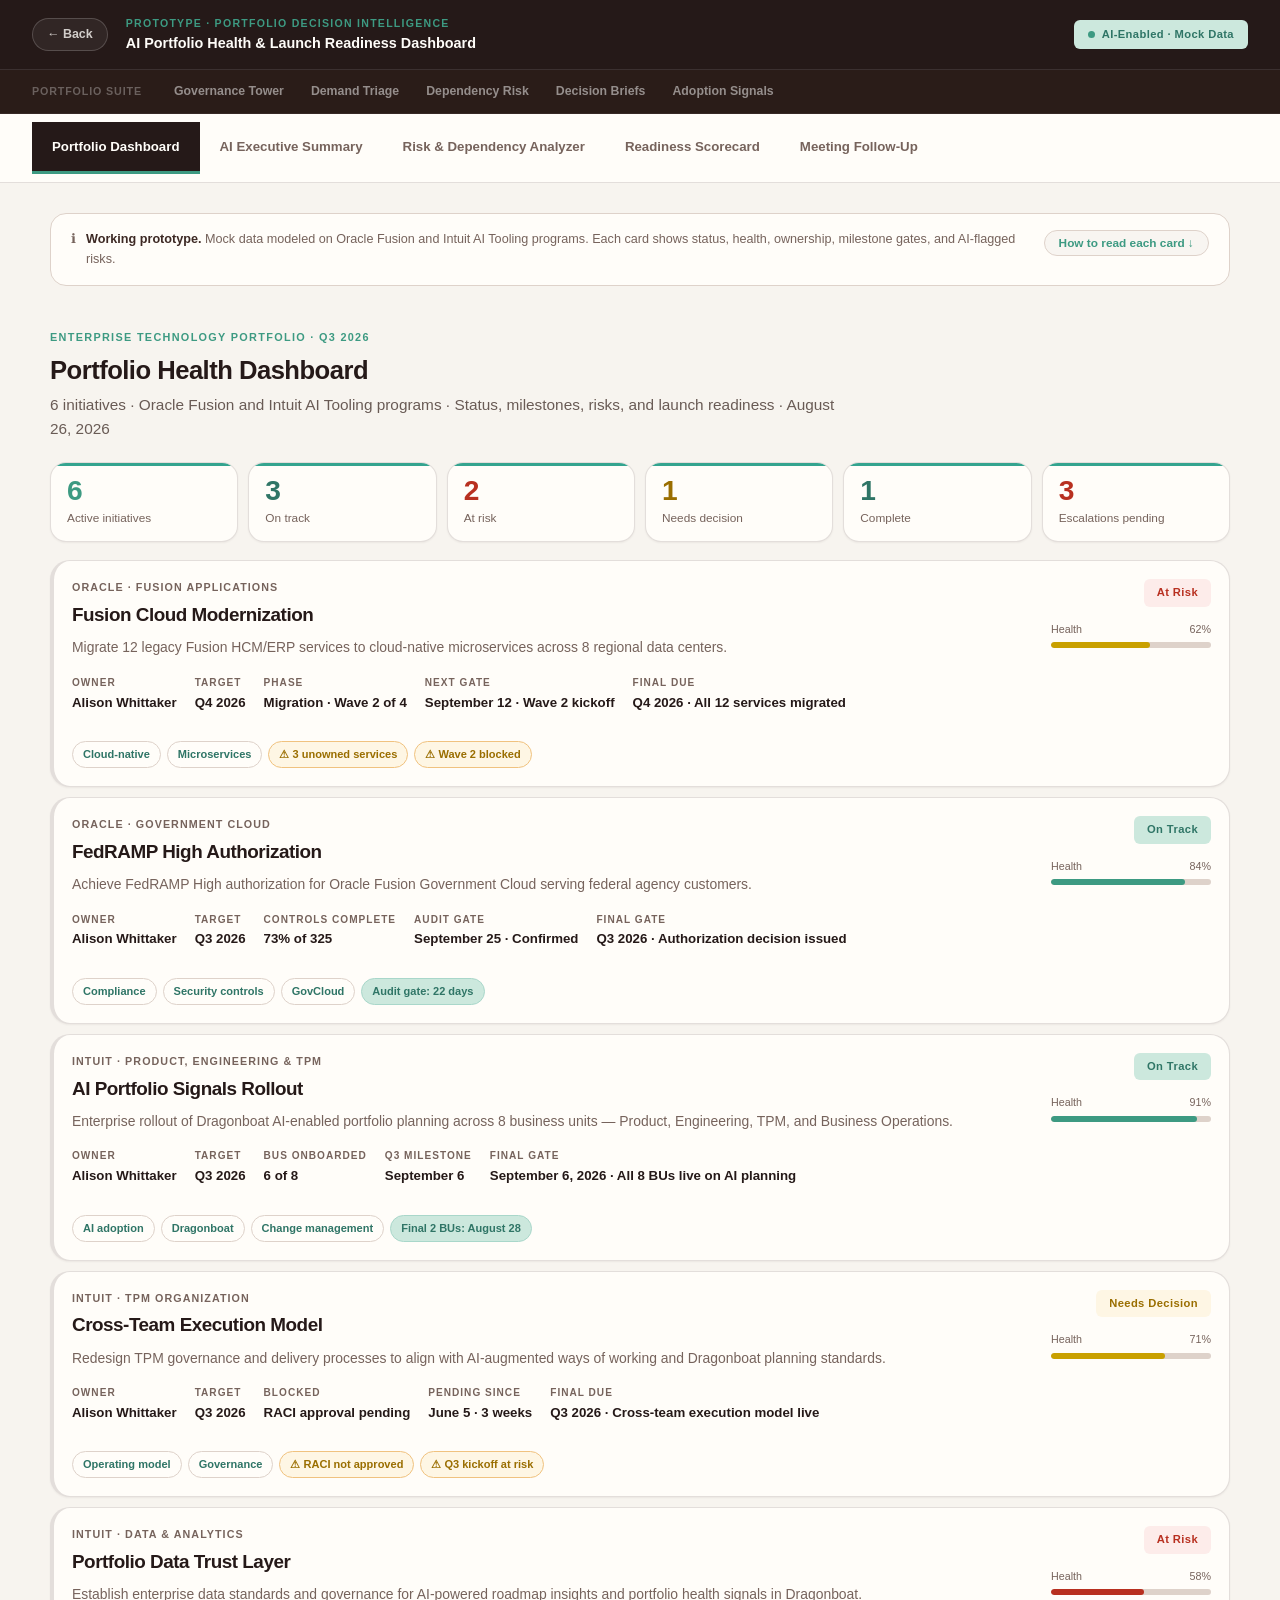
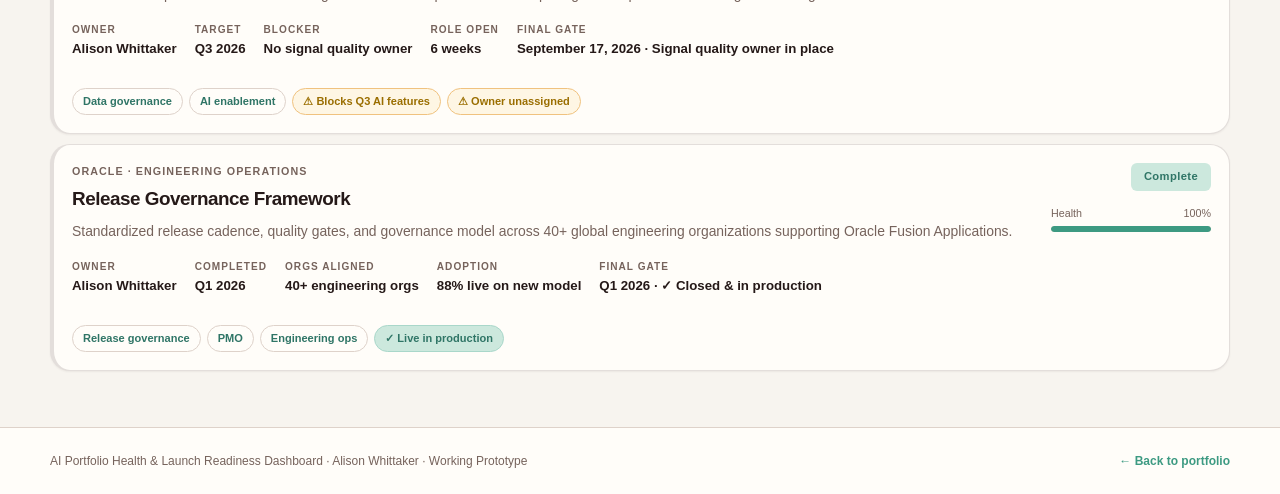
<file: portfolio-dashboard.html>
<!doctype html>
<html lang="en">
<head>
  <meta charset="UTF-8">
  <meta name="viewport" content="width=device-width, initial-scale=1.0">
  <title>AI Portfolio Health & Launch Readiness — Prototype | Alison Whittaker</title>
  <link rel="icon" type="image/png" href="alison-whittaker-profile.png">
  <style>
    :root {
      --ink: #3d2924;
      --muted: #76635c;
      --paper: #f8f5f1;
      --surface: #fffdf9;
      --line: #ded2ca;
      --accent: #3d9a82;
      --accent-soft: #ead4c9;
      --forest: #2f7566;
      --lime: #cce8dd;
      --cocoa: #4b312b;
      --shadow: 0 18px 50px rgba(76,49,43,.09);
      --radius: 20px;
      --red: #b83020;
      --red-soft: #fdecea;
      --amber: #9a6e00;
      --amber-soft: #fef6e4;
    }
    *, *::before, *::after { box-sizing: border-box; }
    html { scroll-behavior: smooth; }
    body {
      margin: 0;
      background: var(--paper);
      color: var(--ink);
      font-family: Inter, ui-sans-serif, -apple-system, BlinkMacSystemFont, "Segoe UI", sans-serif;
      line-height: 1.55;
      -webkit-font-smoothing: antialiased;
    }
    a { color: inherit; text-decoration: none; }
    p { text-wrap: pretty; }

    /* ── HEADER ────────────────────────────── */
    .proto-header {
      position: sticky; top: 0; z-index: 30;
      display: flex; align-items: center; justify-content: space-between;
      min-height: 70px; padding: 12px 32px;
      border-bottom: 1px solid var(--line);
      background: color-mix(in srgb, var(--paper) 92%, transparent);
      backdrop-filter: blur(18px);
    }
    .ph-left { display: flex; align-items: center; gap: 18px; }
    .ph-back {
      display: inline-flex; align-items: center; gap: 6px;
      padding: 6px 14px; border: 1px solid var(--line); border-radius: 999px;
      color: var(--muted); font-size: .78rem; font-weight: 650;
      transition: color .2s, border-color .2s;
    }
    .ph-back:hover { color: var(--ink); border-color: var(--ink); }
    .ph-meta { display: flex; flex-direction: column; gap: 1px; }
    .ph-eyebrow { margin: 0; color: var(--accent); font-size: .66rem; font-weight: 800; letter-spacing: .12em; text-transform: uppercase; }
    .ph-title { margin: 0; font-size: .9rem; font-weight: 750; }
    .ph-badge {
      display: inline-flex; align-items: center; gap: 7px;
      padding: 6px 14px; border-radius: 999px;
      background: var(--lime); color: var(--forest);
      font-size: .7rem; font-weight: 800; letter-spacing: .04em;
    }
    .ai-pulse {
      width: 7px; height: 7px; border-radius: 50%;
      background: var(--accent); animation: pulse 2s ease-in-out infinite;
    }
    @keyframes pulse { 0%,100%{opacity:1} 50%{opacity:.3} }

    /* ── TAB BAR ───────────────────────────── */
    .tab-bar {
      position: sticky; top: 70px; z-index: 20;
      display: flex; overflow-x: auto;
      padding: 0 32px;
      border-bottom: 1px solid var(--line);
      background: var(--surface);
      scrollbar-width: none;
    }
    .tab-bar::-webkit-scrollbar { display: none; }
    .tab-btn {
      flex-shrink: 0; height: 52px; padding: 0 20px;
      border: none; border-bottom: 3px solid transparent;
      background: transparent; color: var(--muted);
      cursor: pointer; font-family: inherit;
      font-size: .83rem; font-weight: 650;
      transition: color .18s, border-color .18s;
      white-space: nowrap;
    }
    .tab-btn:hover { color: var(--ink); }
    .tab-btn.active { border-bottom-color: var(--accent); color: var(--forest); font-weight: 750; }

    /* ── MAIN LAYOUT ───────────────────────── */
    .proto-main {
      width: min(calc(100% - 48px), 1180px);
      margin: 0 auto; padding-block: 48px 80px;
    }
    .tab-panel { display: none; }
    .tab-panel.active { display: block; }

    /* ── DISCLAIMER ────────────────────────── */
    .disclaimer {
      display: flex; align-items: center; gap: 10px;
      padding: 12px 18px; margin-bottom: 36px;
      border: 1px solid var(--line); border-radius: 12px;
      background: var(--surface); font-size: .78rem; color: var(--muted);
    }
    .disclaimer strong { color: var(--ink); }

    /* ── PANEL HEADERS ─────────────────────── */
    .panel-header { margin-bottom: 36px; }
    .panel-eyebrow {
      display: inline-flex; align-items: center; gap: 6px;
      margin: 0 0 10px; color: var(--accent);
      font-size: .68rem; font-weight: 800; letter-spacing: .13em; text-transform: uppercase;
    }
    .panel-title { margin: 0 0 8px; font-size: clamp(1.9rem,3.5vw,2.9rem); font-weight: 760; letter-spacing: -.04em; line-height: 1.05; }
    .panel-sub { margin: 0; color: var(--muted); font-size: .96rem; max-width: 760px; }

    /* ── STATS ROW ─────────────────────────── */
    .stats-row { display: grid; grid-template-columns: repeat(6,1fr); gap: 14px; margin-bottom: 32px; }
    .stat-card {
      padding: 20px 18px; border: 1px solid var(--line);
      border-radius: 16px; background: var(--surface);
    }
    .stat-val {
      display: block; font-size: 2.1rem; font-weight: 760;
      letter-spacing: -.04em; line-height: 1; color: var(--accent);
    }
    .stat-card.s-green .stat-val { color: var(--forest); }
    .stat-card.s-red .stat-val { color: var(--red); }
    .stat-card.s-amber .stat-val { color: var(--amber); }
    .stat-lbl { margin: 6px 0 0; color: var(--muted); font-size: .74rem; line-height: 1.35; }

    /* ── PROGRAM CARDS ─────────────────────── */
    .program-grid { display: grid; gap: 16px; }
    .program-card {
      display: grid; grid-template-columns: 1fr 160px;
      gap: 18px 28px; padding: 28px 30px;
      border: 1px solid var(--line); border-left: 4px solid var(--line);
      border-radius: var(--radius); background: var(--surface);
    }
    .program-card.c-on    { border-left-color: var(--accent); }
    .program-card.c-risk  { border-left-color: var(--red); }
    .program-card.c-dec   { border-left-color: var(--amber); }
    .program-card.c-done  { border-left-color: var(--forest); }

    .pc-org { margin: 0 0 4px; font-size: .67rem; font-weight: 800; letter-spacing: .1em; text-transform: uppercase; color: var(--muted); }
    .pc-name { margin: 0 0 8px; font-size: 1.18rem; font-weight: 750; letter-spacing: -.025em; }
    .pc-desc { margin: 0 0 16px; color: var(--muted); font-size: .87rem; }
    .pc-meta { display: flex; flex-wrap: wrap; gap: 18px; }
    .meta-item { display: flex; flex-direction: column; gap: 2px; }
    .meta-lbl { font-size: .63rem; font-weight: 800; letter-spacing: .1em; text-transform: uppercase; color: var(--muted); }
    .meta-val { font-size: .83rem; font-weight: 650; }

    .pc-side { display: flex; flex-direction: column; align-items: flex-end; gap: 14px; }
    .status-badge {
      padding: 5px 13px; border-radius: 999px;
      font-size: .7rem; font-weight: 800; letter-spacing: .04em; white-space: nowrap;
    }
    .sb-on   { background: var(--lime); color: var(--forest); }
    .sb-risk { background: var(--red-soft); color: var(--red); }
    .sb-dec  { background: var(--amber-soft); color: var(--amber); }
    .sb-done { background: var(--lime); color: var(--forest); }

    .health-bar { width: 100%; }
    .hb-row { display: flex; justify-content: space-between; margin-bottom: 5px; font-size: .67rem; color: var(--muted); }
    .hb-track { height: 6px; border-radius: 999px; background: var(--line); overflow: hidden; }
    .hb-fill { height: 100%; border-radius: 999px; background: var(--accent); }
    .hb-fill.hf-red    { background: var(--red); }
    .hb-fill.hf-amber  { background: #c9a000; }

    .pc-tags { display: flex; flex-wrap: wrap; gap: 6px; margin-top: 14px; grid-column: 1; }
    .tag {
      padding: 4px 10px; border: 1px solid var(--line); border-radius: 999px;
      font-size: .69rem; font-weight: 700; color: var(--forest);
    }
    .tag.t-warn { border-color: #f0c27f; color: var(--amber); background: var(--amber-soft); }
    .tag.t-ok   { border-color: #a9d7ca; color: var(--forest); background: var(--lime); }

    /* ── AI SUMMARY ────────────────────────── */
    .ai-card {
      padding: 38px 42px; border: 1px solid var(--line);
      border-radius: var(--radius); background: var(--surface); margin-bottom: 20px;
    }
    .ai-card-head {
      display: flex; align-items: flex-start; justify-content: space-between;
      gap: 20px; margin-bottom: 28px; padding-bottom: 22px; border-bottom: 1px solid var(--line);
    }
    .ai-label {
      display: inline-flex; align-items: center; gap: 6px;
      padding: 4px 11px; border-radius: 999px;
      background: var(--lime); color: var(--forest);
      font-size: .67rem; font-weight: 800; letter-spacing: .06em; text-transform: uppercase;
    }
    .ai-card h2 { margin: 12px 0 4px; font-size: 1.65rem; letter-spacing: -.035em; }
    .ai-date { margin: 0; color: var(--muted); font-size: .82rem; }
    .status-pill {
      flex-shrink: 0; display: inline-flex; align-items: center; gap: 8px;
      padding: 8px 18px; border-radius: 999px;
      font-weight: 750; font-size: .84rem;
    }
    .sp-amber { background: var(--amber-soft); color: var(--amber); }

    .sum-sec { margin-bottom: 28px; }
    .sum-sec h3 {
      margin: 0 0 12px; font-size: .72rem; font-weight: 800;
      letter-spacing: .1em; text-transform: uppercase; color: var(--forest);
    }
    .sum-sec p { margin: 0 0 10px; color: var(--muted); line-height: 1.72; font-size: .94rem; }
    .sum-sec p:last-child { margin-bottom: 0; }
    .sum-sec p strong { color: var(--ink); }

    .dec-list { display: grid; gap: 10px; }
    .dec-item {
      display: flex; align-items: flex-start; gap: 14px;
      padding: 16px 18px; border: 1px solid var(--line); border-radius: 12px;
      background: var(--paper); font-size: .87rem;
    }
    .dec-num {
      flex-shrink: 0; width: 26px; height: 26px; display: grid; place-items: center;
      border-radius: 50%; background: var(--accent-soft); color: var(--cocoa);
      font-size: .74rem; font-weight: 800;
    }
    .dec-item p { margin: 0; line-height: 1.6; color: var(--muted); }
    .dec-item p strong { color: var(--ink); }

    /* ── RISK ANALYZER ─────────────────────── */
    .hidden-banner {
      display: flex; align-items: flex-start; gap: 14px;
      padding: 18px 22px; margin-bottom: 22px;
      border: 1px solid #e8c87a; border-radius: 14px;
      background: var(--amber-soft);
    }
    .hb-icon { font-size: 1.4rem; line-height: 1; flex-shrink: 0; margin-top: 1px; }
    .hb-body strong { display: block; margin-bottom: 4px; font-size: .9rem; color: #5a3e00; }
    .hb-body p { margin: 0; font-size: .84rem; color: #7a5800; }

    .risk-wrap { overflow-x: auto; border: 1px solid var(--line); border-radius: var(--radius); margin-bottom: 24px; }
    table.risk-tbl { width: 100%; border-collapse: collapse; font-size: .86rem; }
    .risk-tbl th {
      padding: 12px 16px; text-align: left; white-space: nowrap;
      font-size: .67rem; font-weight: 800; letter-spacing: .1em; text-transform: uppercase;
      color: var(--muted); border-bottom: 2px solid var(--line); background: var(--paper);
    }
    .risk-tbl td { padding: 16px 16px; border-bottom: 1px solid var(--line); vertical-align: top; }
    .risk-tbl tr:last-child td { border-bottom: 0; }
    .risk-tbl tr:hover td { background: color-mix(in srgb, var(--paper) 50%, var(--surface)); }
    .risk-tbl td:first-child { font-weight: 650; }

    .sev {
      display: inline-flex; align-items: center; gap: 5px;
      padding: 3px 10px; border-radius: 999px;
      font-size: .7rem; font-weight: 800; white-space: nowrap;
    }
    .sev-h { background: var(--red-soft); color: var(--red); }
    .sev-m { background: var(--amber-soft); color: var(--amber); }
    .sev-l { background: var(--lime); color: var(--forest); }

    .ai-tag {
      display: inline-flex; padding: 2px 7px; border-radius: 4px;
      background: var(--lime); color: var(--forest);
      font-size: .63rem; font-weight: 800; letter-spacing: .04em; vertical-align: middle; margin-left: 4px;
    }

    .dep-card {
      padding: 26px 30px; border: 1px solid var(--line);
      border-radius: var(--radius); background: var(--surface);
    }
    .dep-card h3 { margin: 0 0 16px; font-size: 1.05rem; letter-spacing: -.02em; }
    .dep-card p { margin: 0 0 12px; color: var(--muted); font-size: .84rem; }
    .dep-list { display: grid; gap: 10px; }
    .dep-item {
      display: flex; align-items: flex-start; gap: 12px;
      padding: 13px 16px; border: 1px solid var(--line); border-radius: 10px;
      background: var(--paper); font-size: .85rem; line-height: 1.55;
    }
    .dep-item span:first-child { font-size: 1rem; flex-shrink: 0; }

    /* ── SCORECARD ─────────────────────────── */
    .sc-wrap { overflow: hidden; border: 1px solid var(--line); border-radius: var(--radius); margin-bottom: 22px; }
    table.sc-tbl { width: 100%; border-collapse: collapse; font-size: .87rem; }
    .sc-tbl thead tr { background: var(--paper); border-bottom: 2px solid var(--line); }
    .sc-tbl th {
      padding: 14px 18px; text-align: left;
      font-size: .67rem; font-weight: 800; letter-spacing: .1em; text-transform: uppercase; color: var(--muted);
    }
    .sc-tbl th.center { text-align: center; }
    .sc-tbl td { padding: 18px 18px; border-bottom: 1px solid var(--line); vertical-align: middle; }
    .sc-tbl td.center { text-align: center; }
    .sc-tbl tr:last-child td { border-bottom: 0; }
    .sc-tbl tr:hover td { background: var(--paper); }
    .sc-name { font-weight: 650; font-size: .91rem; }
    .sc-org  { color: var(--muted); font-size: .74rem; margin-top: 2px; }

    .chip {
      display: inline-flex; align-items: center; justify-content: center;
      min-width: 56px; padding: 5px 10px; border-radius: 8px;
      font-size: .84rem; font-weight: 750;
    }
    .chip-g { background: var(--lime); color: var(--forest); }
    .chip-a { background: var(--amber-soft); color: var(--amber); }
    .chip-r { background: var(--red-soft); color: var(--red); }
    .chip-n { background: var(--line); color: var(--muted); }

    .rec-cell { font-size: .83rem; color: var(--muted); line-height: 1.55; max-width: 340px; }

    .sc-legend { display: flex; gap: 22px; font-size: .78rem; color: var(--muted); }
    .sl-item { display: flex; align-items: center; gap: 7px; }
    .sl-dot { width: 12px; height: 12px; border-radius: 3px; }

    /* ── MEETING FOLLOW-UP ─────────────────── */
    .meeting-grid { display: grid; grid-template-columns: 1fr 1fr; gap: 22px; align-items: start; }
    .meet-card {
      padding: 30px 32px; border: 1px solid var(--line);
      border-radius: var(--radius); background: var(--surface);
    }
    .meet-card h3 { margin: 0 0 6px; font-size: 1.05rem; letter-spacing: -.02em; }
    .meet-card > p { margin: 0 0 18px; color: var(--muted); font-size: .84rem; }

    textarea {
      width: 100%; min-height: 270px; padding: 14px 16px;
      border: 1px solid var(--line); border-radius: 12px;
      background: var(--paper); color: var(--ink);
      font-family: inherit; font-size: .85rem; line-height: 1.65; resize: vertical;
    }
    textarea:focus { outline: 2px solid var(--accent); border-color: transparent; }

    .analyze-btn {
      display: inline-flex; align-items: center; gap: 8px; margin-top: 14px;
      min-height: 44px; padding: 0 22px;
      border: none; border-radius: 999px;
      background: var(--cocoa); color: var(--paper);
      cursor: pointer; font-family: inherit; font-size: .88rem; font-weight: 750;
      transition: opacity .2s;
    }
    .analyze-btn:hover { opacity: .88; }
    .analyze-btn:disabled { opacity: .45; cursor: not-allowed; }

    .load-bar { display: none; height: 3px; border-radius: 999px; background: var(--line); overflow: hidden; margin-bottom: 20px; }
    .load-bar.running { display: block; }
    .lb-fill { height: 100%; border-radius: 999px; background: var(--accent); animation: load-anim 1.9s ease-in-out; }
    @keyframes load-anim { 0%{width:0%} 100%{width:100%} }

    .empty-state {
      display: flex; flex-direction: column; align-items: center; justify-content: center;
      min-height: 220px; color: var(--muted); text-align: center; font-size: .88rem;
    }
    .empty-icon { font-size: 2rem; margin-bottom: 12px; opacity: .35; }

    .out-section { display: none; }
    .out-section.vis { display: block; }

    .out-group { margin-bottom: 22px; }
    .out-group h4 {
      margin: 0 0 10px; font-size: .69rem; font-weight: 800;
      letter-spacing: .1em; text-transform: uppercase; color: var(--forest);
    }
    .out-item {
      display: flex; align-items: flex-start; gap: 11px;
      padding: 13px 15px; border: 1px solid var(--line); border-radius: 10px;
      margin-bottom: 8px; background: var(--paper); font-size: .85rem;
    }
    .out-item:last-child { margin-bottom: 0; }
    .out-item-icon { flex-shrink: 0; font-size: .9rem; }
    .out-item-body strong { display: block; margin-bottom: 3px; font-size: .84rem; }
    .out-item-body span { color: var(--muted); font-size: .77rem; }
    .out-item.flag { border-color: #e8c87a; background: var(--amber-soft); }

    /* ── RESPONSIVE ────────────────────────── */
    @media (max-width: 860px) {
      .stats-row { grid-template-columns: repeat(3,1fr); }
      .meeting-grid { grid-template-columns: 1fr; }
      .program-card { grid-template-columns: 1fr; }
      .pc-side { align-items: flex-start; }
      .proto-header { padding: 12px 18px; }
      .tab-bar { padding: 0 18px; }
      .proto-main { padding-block: 32px 60px; }
      .ai-card { padding: 26px 24px; }
      .ai-card-head { flex-direction: column; gap: 14px; }
    }
    @media (max-width: 560px) {
      .stats-row { grid-template-columns: repeat(2,1fr); }
      .ph-back span { display: none; }
    }

    /* ── CARD GUIDE ──────────────────────────────────────── */
    .guide-card {
      border: 1px solid var(--line); border-radius: 16px;
      background: var(--surface); margin-bottom: 36px; overflow: hidden;
    }
    .guide-top {
      display: flex; align-items: flex-start; justify-content: space-between;
      gap: 16px; padding: 16px 20px;
    }
    .guide-intro { display: flex; align-items: flex-start; gap: 10px; font-size: .79rem; color: var(--muted); line-height: 1.55; }
    .guide-intro strong { color: var(--ink); }
    .guide-toggle {
      flex-shrink: 0; padding: 5px 14px;
      border: 1px solid var(--line); border-radius: 999px;
      background: var(--paper); color: var(--accent);
      cursor: pointer; font-family: inherit; font-size: .74rem; font-weight: 750;
      white-space: nowrap; transition: background .15s, border-color .15s;
    }
    .guide-toggle:hover { background: var(--lime); border-color: #a9d7ca; }
    .guide-body {
      display: none; padding: 0 20px 22px;
      border-top: 1px solid var(--line);
    }
    .guide-body.open { display: block; }
    .guide-sec { margin-top: 18px; }
    .guide-sec-title {
      font-size: .64rem; font-weight: 800; letter-spacing: .11em;
      text-transform: uppercase; color: var(--forest); margin: 0 0 10px;
    }
    .guide-grid { display: grid; grid-template-columns: repeat(auto-fit, minmax(210px, 1fr)); gap: 8px; }
    .guide-item {
      display: flex; align-items: flex-start; gap: 10px;
      padding: 10px 13px; border: 1px solid var(--line); border-radius: 10px;
      background: var(--paper);
    }
    .gi-icon {
      flex-shrink: 0; width: 22px; height: 22px; border-radius: 4px;
      display: grid; place-items: center;
      font-size: .72rem; font-weight: 800; line-height: 1;
    }
    .gi-green { background: var(--lime); color: var(--forest); }
    .gi-red   { background: var(--red-soft); color: var(--red); }
    .gi-amber { background: var(--amber-soft); color: var(--amber); }
    .gi-done  { background: #cce8dd; color: #1f5c4a; }
    .gi-soft  { background: var(--accent-soft); color: var(--cocoa); }
    .guide-item strong { display: block; font-size: .8rem; font-weight: 700; margin-bottom: 2px; color: var(--ink); }
    .guide-item span   { color: var(--muted); font-size: .75rem; line-height: 1.45; }
    .guide-tags-col { display: grid; gap: 12px; margin-top: 6px; }
    .guide-tag-row { display: flex; align-items: baseline; gap: 10px; flex-wrap: wrap; }
    .gdemo {
      display: inline-flex; align-items: center; gap: 5px;
      padding: 4px 11px; border-radius: 999px; font-size: .74rem; font-weight: 700;
      white-space: nowrap;
    }
    .gdemo-n { border: 1px solid var(--line); color: var(--forest); background: var(--surface); }
    .gdemo-w { border: 1px solid #f0c27f; color: var(--amber); background: var(--amber-soft); }
    .gdemo-g { border: 1px solid #a9d7ca; color: var(--forest); background: var(--lime); }
    .guide-tag-desc { color: var(--muted); font-size: .76rem; line-height: 1.45; max-width: 560px; }
  </style>
  <link rel="stylesheet" href="prototype-polish.css">
</head>
<body>

  <!-- HEADER -->
  <header class="proto-header">
    <div class="ph-left">
      <a class="ph-back" href="index.html"><span>← Back</span></a>
      <div class="ph-meta">
        <p class="ph-eyebrow">Prototype · Portfolio Decision Intelligence</p>
        <p class="ph-title">AI Portfolio Health &amp; Launch Readiness Dashboard</p>
      </div>
    </div>
    <div class="ph-badge"><span class="ai-pulse"></span>AI-Enabled · Mock Data</div>
  </header>

  <!-- SUITE NAV -->
  <nav style="display:flex;align-items:center;gap:20px;padding:8px 32px;background:#2a1c18;border-bottom:1px solid rgba(255,255,255,.06);overflow-x:auto;">
    <span style="font-size:.67rem;font-weight:800;letter-spacing:.08em;color:rgba(255,255,255,.3);text-transform:uppercase;white-space:nowrap;flex-shrink:0;">Portfolio Suite</span>
    <div style="display:flex;gap:3px;">
      <a href="agentic-governance-control-tower.html" style="font-size:.77rem;font-weight:600;color:rgba(255,255,255,.5);padding:4px 12px;border-radius:99px;text-decoration:none;white-space:nowrap;transition:all .15s;">Governance Tower</a>
      <a href="pmo-intake-scorer.html" style="font-size:.77rem;font-weight:600;color:rgba(255,255,255,.5);padding:4px 12px;border-radius:99px;text-decoration:none;white-space:nowrap;transition:all .15s;">Demand Triage</a>
      <a href="dependency-risk-tracker.html" style="font-size:.77rem;font-weight:600;color:rgba(255,255,255,.5);padding:4px 12px;border-radius:99px;text-decoration:none;white-space:nowrap;transition:all .15s;">Dependency Risk</a>
      <a href="exec-report-generator.html" style="font-size:.77rem;font-weight:600;color:rgba(255,255,255,.5);padding:4px 12px;border-radius:99px;text-decoration:none;white-space:nowrap;transition:all .15s;">Decision Briefs</a>
      <a href="change-readiness-tracker.html" style="font-size:.77rem;font-weight:600;color:rgba(255,255,255,.5);padding:4px 12px;border-radius:99px;text-decoration:none;white-space:nowrap;transition:all .15s;">Adoption Signals</a>
    </div>
  </nav>

  <!-- TAB BAR -->
  <nav class="tab-bar" role="tablist" aria-label="Dashboard sections">
    <button class="tab-btn active" role="tab" data-tab="dashboard" aria-selected="true">Portfolio Dashboard</button>
    <button class="tab-btn" role="tab" data-tab="summary" aria-selected="false">AI Executive Summary</button>
    <button class="tab-btn" role="tab" data-tab="risks" aria-selected="false">Risk &amp; Dependency Analyzer</button>
    <button class="tab-btn" role="tab" data-tab="scorecard" aria-selected="false">Readiness Scorecard</button>
    <button class="tab-btn" role="tab" data-tab="meeting" aria-selected="false">Meeting Follow-Up</button>
  </nav>

  <main class="proto-main">

    <div class="guide-card">
      <div class="guide-top">
        <div class="guide-intro">
          <span aria-hidden="true">ℹ</span>
          <span><strong>Working prototype.</strong> Mock data modeled on Oracle Fusion and Intuit AI Tooling programs. Each card shows status, health, ownership, milestone gates, and AI-flagged risks.</span>
        </div>
        <button class="guide-toggle" onclick="toggleGuide(this)" aria-expanded="false" aria-controls="guide-body">How to read each card ↓</button>
      </div>

      <div class="guide-body" id="guide-body">

        <div class="guide-sec">
          <p class="guide-sec-title">Left border color &amp; status badge — program status</p>
          <div class="guide-grid">
            <div class="guide-item">
              <div class="gi-icon gi-green">■</div>
              <div><strong>On Track</strong><span>On plan. No blockers. Upcoming milestones confirmed.</span></div>
            </div>
            <div class="guide-item">
              <div class="gi-icon gi-red">■</div>
              <div><strong>At Risk</strong><span>Blocker or missed milestone threatening delivery. Escalation likely required.</span></div>
            </div>
            <div class="guide-item">
              <div class="gi-icon gi-amber">■</div>
              <div><strong>Needs Decision</strong><span>Stalled pending executive approval. Cannot advance until resolved.</span></div>
            </div>
            <div class="guide-item">
              <div class="gi-icon gi-done">■</div>
              <div><strong>Complete</strong><span>Delivered. May be in post-launch monitoring.</span></div>
            </div>
          </div>
        </div>

        <div class="guide-sec">
          <p class="guide-sec-title">Health bar — program health score 0–100%</p>
          <div class="guide-grid">
            <div class="guide-item">
              <div class="gi-icon gi-green" style="font-size:.6rem">80+</div>
              <div><strong>Green (80–100%)</strong><span>Healthy. Milestones on track, risks managed.</span></div>
            </div>
            <div class="guide-item">
              <div class="gi-icon gi-amber" style="font-size:.55rem">60–79</div>
              <div><strong>Amber (60–79%)</strong><span>Moderate concern. Blockers need near-term attention.</span></div>
            </div>
            <div class="guide-item">
              <div class="gi-icon gi-red" style="font-size:.6rem">&lt;60</div>
              <div><strong>Red (&lt;60%)</strong><span>Delivery at risk. Immediate leadership action required.</span></div>
            </div>
          </div>
        </div>

        <div class="guide-sec">
          <p class="guide-sec-title">Metadata fields</p>
          <div class="guide-grid">
            <div class="guide-item">
              <div class="gi-icon gi-soft">👤</div>
              <div><strong>Owner</strong><span>Program lead accountable for delivery and escalation.</span></div>
            </div>
            <div class="guide-item">
              <div class="gi-icon gi-soft">📅</div>
              <div><strong>Target</strong><span>Planned delivery quarter or date.</span></div>
            </div>
            <div class="guide-item">
              <div class="gi-icon gi-soft">↗</div>
              <div><strong>Phase / Progress</strong><span>Current delivery stage — e.g., Wave 2 of 4, 73% complete, 6 of 8 BUs onboarded.</span></div>
            </div>
            <div class="guide-item">
              <div class="gi-icon gi-soft">⏱</div>
              <div><strong>Next Gate</strong><span>Nearest decision point or milestone gating program advancement.</span></div>
            </div>
            <div class="guide-item">
              <div class="gi-icon gi-red">!</div>
              <div><strong>Blocked / Blocker</strong><span>Active issue preventing progress. Duration shows how long unresolved.</span></div>
            </div>
            <div class="guide-item">
              <div class="gi-icon gi-done">⬡</div>
              <div><strong>Final Gate / Final Due</strong><span>Ultimate completion milestone — what "done" looks like.</span></div>
            </div>
          </div>
        </div>

        <div class="guide-sec">
          <p class="guide-sec-title">Tag chips (bottom of card) — domain labels and live status signals</p>
          <div class="guide-tags-col">
            <div>
              <div class="guide-tag-row">
                <span class="gdemo gdemo-n">Cloud-native</span>
                <span class="gdemo gdemo-n">Dragonboat</span>
                <span class="gdemo gdemo-n">PMO</span>
                <span class="gdemo gdemo-n">Compliance</span>
              </div>
              <p class="guide-tag-desc" style="margin-top:6px"><strong style="color:var(--ink)">White border</strong> — Domain, tool, or methodology label.</p>
            </div>
            <div>
              <div class="guide-tag-row">
                <span class="gdemo gdemo-w">⚠ 3 unowned services</span>
                <span class="gdemo gdemo-w">⚠ RACI not approved</span>
                <span class="gdemo gdemo-w">⚠ Owner unassigned</span>
              </div>
              <p class="guide-tag-desc" style="margin-top:6px"><strong style="color:var(--ink)">Amber ⚠</strong> — Active risk or pending decision impacting health or timeline.</p>
            </div>
            <div>
              <div class="guide-tag-row">
                <span class="gdemo gdemo-g">Audit gate: 22 days</span>
                <span class="gdemo gdemo-g">Final 2 BUs: August 28</span>
                <span class="gdemo gdemo-g">✓ Live in production</span>
              </div>
              <p class="guide-tag-desc" style="margin-top:6px"><strong style="color:var(--ink)">Green</strong> — Confirmed upcoming milestone or completed delivery.</p>
            </div>
          </div>
        </div>

      </div>
    </div>

    <!-- ══ TAB 1: DASHBOARD ══════════════════════════════ -->
    <div class="tab-panel active" id="tab-dashboard" role="tabpanel">
      <div class="panel-header">
        <p class="panel-eyebrow">Enterprise Technology Portfolio · Q3 2026</p>
        <h1 class="panel-title">Portfolio Health Dashboard</h1>
        <p class="panel-sub">6 initiatives · Oracle Fusion and Intuit AI Tooling programs · Status, milestones, risks, and launch readiness · August 26, 2026</p>
      </div>

      <div class="stats-row">
        <div class="stat-card">
          <span class="stat-val">6</span>
          <p class="stat-lbl">Active initiatives</p>
        </div>
        <div class="stat-card s-green">
          <span class="stat-val">3</span>
          <p class="stat-lbl">On track</p>
        </div>
        <div class="stat-card s-red">
          <span class="stat-val">2</span>
          <p class="stat-lbl">At risk</p>
        </div>
        <div class="stat-card s-amber">
          <span class="stat-val">1</span>
          <p class="stat-lbl">Needs decision</p>
        </div>
        <div class="stat-card s-green">
          <span class="stat-val">1</span>
          <p class="stat-lbl">Complete</p>
        </div>
        <div class="stat-card s-red">
          <span class="stat-val">3</span>
          <p class="stat-lbl">Escalations pending</p>
        </div>
      </div>

      <div class="program-grid">

        <article class="program-card c-risk">
          <div>
            <p class="pc-org">Oracle · Fusion Applications</p>
            <h2 class="pc-name">Fusion Cloud Modernization</h2>
            <p class="pc-desc">Migrate 12 legacy Fusion HCM/ERP services to cloud-native microservices across 8 regional data centers.</p>
            <div class="pc-meta">
              <div class="meta-item"><span class="meta-lbl">Owner</span><span class="meta-val">Alison Whittaker</span></div>
              <div class="meta-item"><span class="meta-lbl">Target</span><span class="meta-val">Q4 2026</span></div>
              <div class="meta-item"><span class="meta-lbl">Phase</span><span class="meta-val">Migration · Wave 2 of 4</span></div>
              <div class="meta-item"><span class="meta-lbl">Next gate</span><span class="meta-val">September 12 · Wave 2 kickoff</span></div>
              <div class="meta-item"><span class="meta-lbl">Final Due</span><span class="meta-val">Q4 2026 · All 12 services migrated</span></div>
            </div>
          </div>
          <div class="pc-side">
            <span class="status-badge sb-risk">At Risk</span>
            <div class="health-bar">
              <div class="hb-row"><span>Health</span><span>62%</span></div>
              <div class="hb-track"><div class="hb-fill hf-amber" style="width:62%"></div></div>
            </div>
          </div>
          <div class="pc-tags">
            <span class="tag">Cloud-native</span>
            <span class="tag">Microservices</span>
            <span class="tag t-warn">⚠ 3 unowned services</span>
            <span class="tag t-warn">⚠ Wave 2 blocked</span>
          </div>
        </article>

        <article class="program-card c-on">
          <div>
            <p class="pc-org">Oracle · Government Cloud</p>
            <h2 class="pc-name">FedRAMP High Authorization</h2>
            <p class="pc-desc">Achieve FedRAMP High authorization for Oracle Fusion Government Cloud serving federal agency customers.</p>
            <div class="pc-meta">
              <div class="meta-item"><span class="meta-lbl">Owner</span><span class="meta-val">Alison Whittaker</span></div>
              <div class="meta-item"><span class="meta-lbl">Target</span><span class="meta-val">Q3 2026</span></div>
              <div class="meta-item"><span class="meta-lbl">Controls complete</span><span class="meta-val">73% of 325</span></div>
              <div class="meta-item"><span class="meta-lbl">Audit gate</span><span class="meta-val">September 25 · Confirmed</span></div>
              <div class="meta-item"><span class="meta-lbl">Final Gate</span><span class="meta-val">Q3 2026 · Authorization decision issued</span></div>
            </div>
          </div>
          <div class="pc-side">
            <span class="status-badge sb-on">On Track</span>
            <div class="health-bar">
              <div class="hb-row"><span>Health</span><span>84%</span></div>
              <div class="hb-track"><div class="hb-fill" style="width:84%"></div></div>
            </div>
          </div>
          <div class="pc-tags">
            <span class="tag">Compliance</span>
            <span class="tag">Security controls</span>
            <span class="tag">GovCloud</span>
            <span class="tag t-ok">Audit gate: 22 days</span>
          </div>
        </article>

        <article class="program-card c-on">
          <div>
            <p class="pc-org">Intuit · Product, Engineering &amp; TPM</p>
            <h2 class="pc-name">AI Portfolio Signals Rollout</h2>
            <p class="pc-desc">Enterprise rollout of Dragonboat AI-enabled portfolio planning across 8 business units — Product, Engineering, TPM, and Business Operations.</p>
            <div class="pc-meta">
              <div class="meta-item"><span class="meta-lbl">Owner</span><span class="meta-val">Alison Whittaker</span></div>
              <div class="meta-item"><span class="meta-lbl">Target</span><span class="meta-val">Q3 2026</span></div>
              <div class="meta-item"><span class="meta-lbl">BUs onboarded</span><span class="meta-val">6 of 8</span></div>
              <div class="meta-item"><span class="meta-lbl">Q3 milestone</span><span class="meta-val">September 6</span></div>
              <div class="meta-item"><span class="meta-lbl">Final Gate</span><span class="meta-val">September 6, 2026 · All 8 BUs live on AI planning</span></div>
            </div>
          </div>
          <div class="pc-side">
            <span class="status-badge sb-on">On Track</span>
            <div class="health-bar">
              <div class="hb-row"><span>Health</span><span>91%</span></div>
              <div class="hb-track"><div class="hb-fill" style="width:91%"></div></div>
            </div>
          </div>
          <div class="pc-tags">
            <span class="tag">AI adoption</span>
            <span class="tag">Dragonboat</span>
            <span class="tag">Change management</span>
            <span class="tag t-ok">Final 2 BUs: August 28</span>
          </div>
        </article>

        <article class="program-card c-dec">
          <div>
            <p class="pc-org">Intuit · TPM Organization</p>
            <h2 class="pc-name">Cross-Team Execution Model</h2>
            <p class="pc-desc">Redesign TPM governance and delivery processes to align with AI-augmented ways of working and Dragonboat planning standards.</p>
            <div class="pc-meta">
              <div class="meta-item"><span class="meta-lbl">Owner</span><span class="meta-val">Alison Whittaker</span></div>
              <div class="meta-item"><span class="meta-lbl">Target</span><span class="meta-val">Q3 2026</span></div>
              <div class="meta-item"><span class="meta-lbl">Blocked</span><span class="meta-val">RACI approval pending</span></div>
              <div class="meta-item"><span class="meta-lbl">Pending since</span><span class="meta-val">June 5 · 3 weeks</span></div>
              <div class="meta-item"><span class="meta-lbl">Final Due</span><span class="meta-val">Q3 2026 · Cross-team execution model live</span></div>
            </div>
          </div>
          <div class="pc-side">
            <span class="status-badge sb-dec">Needs Decision</span>
            <div class="health-bar">
              <div class="hb-row"><span>Health</span><span>71%</span></div>
              <div class="hb-track"><div class="hb-fill hf-amber" style="width:71%"></div></div>
            </div>
          </div>
          <div class="pc-tags">
            <span class="tag">Operating model</span>
            <span class="tag">Governance</span>
            <span class="tag t-warn">⚠ RACI not approved</span>
            <span class="tag t-warn">⚠ Q3 kickoff at risk</span>
          </div>
        </article>

        <article class="program-card c-risk">
          <div>
            <p class="pc-org">Intuit · Data &amp; Analytics</p>
            <h2 class="pc-name">Portfolio Data Trust Layer</h2>
            <p class="pc-desc">Establish enterprise data standards and governance for AI-powered roadmap insights and portfolio health signals in Dragonboat.</p>
            <div class="pc-meta">
              <div class="meta-item"><span class="meta-lbl">Owner</span><span class="meta-val">Alison Whittaker</span></div>
              <div class="meta-item"><span class="meta-lbl">Target</span><span class="meta-val">Q3 2026</span></div>
              <div class="meta-item"><span class="meta-lbl">Blocker</span><span class="meta-val">No signal quality owner</span></div>
              <div class="meta-item"><span class="meta-lbl">Role open</span><span class="meta-val">6 weeks</span></div>
              <div class="meta-item"><span class="meta-lbl">Final Gate</span><span class="meta-val">September 17, 2026 · Signal quality owner in place</span></div>
            </div>
          </div>
          <div class="pc-side">
            <span class="status-badge sb-risk">At Risk</span>
            <div class="health-bar">
              <div class="hb-row"><span>Health</span><span>58%</span></div>
              <div class="hb-track"><div class="hb-fill hf-red" style="width:58%"></div></div>
            </div>
          </div>
          <div class="pc-tags">
            <span class="tag">Data governance</span>
            <span class="tag">AI enablement</span>
            <span class="tag t-warn">⚠ Blocks Q3 AI features</span>
            <span class="tag t-warn">⚠ Owner unassigned</span>
          </div>
        </article>

        <article class="program-card c-done">
          <div>
            <p class="pc-org">Oracle · Engineering Operations</p>
            <h2 class="pc-name">Release Governance Framework</h2>
            <p class="pc-desc">Standardized release cadence, quality gates, and governance model across 40+ global engineering organizations supporting Oracle Fusion Applications.</p>
            <div class="pc-meta">
              <div class="meta-item"><span class="meta-lbl">Owner</span><span class="meta-val">Alison Whittaker</span></div>
              <div class="meta-item"><span class="meta-lbl">Completed</span><span class="meta-val">Q1 2026</span></div>
              <div class="meta-item"><span class="meta-lbl">Orgs aligned</span><span class="meta-val">40+ engineering orgs</span></div>
              <div class="meta-item"><span class="meta-lbl">Adoption</span><span class="meta-val">88% live on new model</span></div>
              <div class="meta-item"><span class="meta-lbl">Final Gate</span><span class="meta-val">Q1 2026 · ✓ Closed &amp; in production</span></div>
            </div>
          </div>
          <div class="pc-side">
            <span class="status-badge sb-done">Complete</span>
            <div class="health-bar">
              <div class="hb-row"><span>Health</span><span>100%</span></div>
              <div class="hb-track"><div class="hb-fill" style="width:100%"></div></div>
            </div>
          </div>
          <div class="pc-tags">
            <span class="tag">Release governance</span>
            <span class="tag">PMO</span>
            <span class="tag">Engineering ops</span>
            <span class="tag t-ok">✓ Live in production</span>
          </div>
        </article>

      </div>
    </div>

    <!-- ══ TAB 2: AI EXECUTIVE SUMMARY ══════════════════ -->
    <div class="tab-panel" id="tab-summary" role="tabpanel">
      <div class="panel-header">
        <p class="panel-eyebrow">✦ AI-Generated</p>
        <h1 class="panel-title">AI Executive Summary</h1>
        <p class="panel-sub">Weekly portfolio update synthesized from status, milestone data, and RAID logs. Ready for executive distribution.</p>
      </div>

      <div class="ai-card">
        <div class="ai-card-head">
          <div>
            <span class="ai-label">✦ AI Portfolio Summary</span>
            <h2>Week of August 24–30, 2026</h2>
            <p class="ai-date">Enterprise Technology Portfolio · Generated August 26, 2026 · Prepared by Alison Whittaker, EPM</p>
          </div>
          <span class="status-pill sp-amber">⚠ Attention Required</span>
        </div>

        <div class="sum-sec">
          <h3>Portfolio at a Glance</h3>
          <p><strong>2 programs at risk. 1 escalation pending 3+ weeks.</strong> Of 6 initiatives: 1 complete, 3 on track, 2 require immediate action. Portfolio health: <strong>74%</strong>, down 4 points — Portfolio Data Trust slipping without a named signal quality owner.</p>
        </div>

        <div class="sum-sec">
          <h3>Progress Highlights</h3>
          <p><strong>AI Portfolio Signals Rollout (91%)</strong> completed 6 of 8 BU onboarding sessions. Final 2 (Tax Platform, Financial Services) confirmed August 28. On track to close the Q3 adoption milestone September 6.</p>
          <p><strong>FedRAMP High Authorization (84%)</strong> on track. Controls 73% complete across 325. Audit partner contracted, September 25 gate confirmed. No blockers. Contingency plan for Tier 1 control gaps not yet documented.</p>
          <p><strong>Release Governance Framework</strong> closed Q1 2026. Live across 40+ engineering organizations. Post-implementation adoption: 88%. Follow-up planned for 5 remaining teams in July.</p>
        </div>

        <div class="sum-sec">
          <h3>Risks &amp; Blockers</h3>
          <p><strong>Fusion Cloud Modernization (62%, At Risk):</strong> Payroll, Benefits, and Tax Calculation have no assigned migration owners. Wave 2 kickoff: September 12. Without resolution this week, delivery slips to Q1 2027. First flagged 2 weeks ago — no action taken. Engineering VP escalation required immediately.</p>
          <p><strong>Portfolio Data Trust Layer (58%, At Risk):</strong> Signal quality owner role open 6 weeks. Blocks Q3 AI feature activation for all 8 BUs and degrades AI roadmap signal accuracy. Leadership action required by September 17.</p>
        </div>

        <div class="sum-sec">
          <h3>Decisions Required This Week</h3>
          <div class="dec-list">
            <div class="dec-item">
              <span class="dec-num">1</span>
              <p><strong>Fusion Cloud Modernization:</strong> Engineering VP assigns migration owners for Payroll, Benefits, and Tax Calculation by September 12. <em>Risk: Wave 2 slips 2 quarters to Q1 2027.</em></p>
            </div>
            <div class="dec-item">
              <span class="dec-num">2</span>
              <p><strong>Portfolio Data Trust Layer:</strong> VP of Data appoints signal quality owner. Open 6 weeks. <em>Risk: Q3 AI features blocked for all 8 BUs.</em></p>
            </div>
            <div class="dec-item">
              <span class="dec-num">3</span>
              <p><strong>Cross-Team Execution Model:</strong> Executive sponsor approves RACI. Outstanding 3 weeks. <em>Risk: Q3 kickoff delayed.</em></p>
            </div>
          </div>
        </div>

        <div class="sum-sec">
          <h3>Looking Ahead — Week of August 31</h3>
          <p>Two milestones next week: <strong>AI Signals Q3 milestone (September 6)</strong> — on track — and <strong>Fusion Wave 2 kickoff (September 12)</strong> — currently blocked. Recommend a 30-minute exec call by August 28 to resolve Wave 2 ownership and cross-team RACI approval. FedRAMP audit gate September 25 — 22 days out, no blockers.</p>
        </div>
      </div>
    </div>

    <!-- ══ TAB 3: RISK & DEPENDENCY ANALYZER ════════════ -->
    <div class="tab-panel" id="tab-risks" role="tabpanel">
      <div class="panel-header">
        <p class="panel-eyebrow">✦ AI-Analyzed</p>
        <h1 class="panel-title">Risk &amp; Dependency Analyzer</h1>
        <p class="panel-sub">AI-flagged risks, ownership gaps, and cross-program dependencies — synthesized from RAID logs and milestone data.</p>
      </div>

      <div class="hidden-banner">
        <span class="hb-icon">⚠</span>
        <div class="hb-body">
          <strong>2 hidden risks identified by AI</strong>
          <p>Absent from existing RAID logs — surfaced by AI through milestone dependency and cross-program pattern analysis. Marked <span style="display:inline-flex;align-items:center;padding:1px 6px;border-radius:4px;background:var(--lime);color:var(--forest);font-size:.65rem;font-weight:800;margin:0 2px;">✦ AI</span> below.</p>
        </div>
      </div>

      <div class="risk-wrap">
        <table class="risk-tbl">
          <thead>
            <tr>
              <th>Program</th>
              <th>Risk / Issue</th>
              <th>Type</th>
              <th>Severity</th>
              <th>Owner</th>
              <th>Due</th>
              <th>Source</th>
            </tr>
          </thead>
          <tbody>
            <tr>
              <td>Fusion Cloud Modernization</td>
              <td>Payroll, Benefits, Tax Calculation without migration owners. Blocks Wave 2 kickoff September 12.</td>
              <td>Ownership gap</td>
              <td><span class="sev sev-h">● High</span></td>
              <td>Engineering VP</td>
              <td>September 12</td>
              <td>RAID log</td>
            </tr>
            <tr>
              <td>Portfolio Data Trust</td>
              <td>Signal quality owner role open 6 weeks. Blocks Q3 AI feature activation for 8 BUs.</td>
              <td>Blocker</td>
              <td><span class="sev sev-h">● High</span></td>
              <td>Unassigned</td>
              <td>September 17</td>
              <td>RAID log</td>
            </tr>
            <tr>
              <td>Cross-Team Execution Model</td>
              <td>RACI approval pending 3 weeks. No decision timeline or exec sponsor named.</td>
              <td>Decision gap</td>
              <td><span class="sev sev-h">● High</span></td>
              <td>VP Engineering</td>
              <td>September 6</td>
              <td>RAID log</td>
            </tr>
            <tr>
              <td>AI Signals Rollout</td>
              <td>Tax Platform and Financial Services BU leads haven't completed platform training. Gate September 6.</td>
              <td>Readiness gap</td>
              <td><span class="sev sev-m">● Medium</span></td>
              <td>Alison Whittaker</td>
              <td>August 28</td>
              <td>RAID log</td>
            </tr>
            <tr>
              <td>FedRAMP Authorization <span class="ai-tag">✦ AI</span></td>
              <td><em>AI-identified:</em> No contingency plan if September 25 audit surfaces a Tier 1 control gap. Would push authorization to Q1 2027.</td>
              <td>Hidden risk</td>
              <td><span class="sev sev-m">● Medium</span></td>
              <td>Alison Whittaker</td>
              <td>September 21</td>
              <td>AI analysis</td>
            </tr>
            <tr>
              <td>Fusion Cloud Modernization <span class="ai-tag">✦ AI</span></td>
              <td><em>AI-identified:</em> Payroll and Tax Calculation share an undocumented legacy batch processing dependency — hidden coordination risk across 3 engineering teams if migration timelines diverge.</td>
              <td>Hidden dependency</td>
              <td><span class="sev sev-m">● Medium</span></td>
              <td>Unassigned</td>
              <td>ASAP</td>
              <td>AI analysis</td>
            </tr>
            <tr>
              <td>Release Governance Framework</td>
              <td>Adoption at 88%. 5 teams (12%) still on legacy processes. No follow-up plan documented.</td>
              <td>Adoption gap</td>
              <td><span class="sev sev-l">● Low</span></td>
              <td>Alison Whittaker</td>
              <td>October 7</td>
              <td>Survey data</td>
            </tr>
          </tbody>
        </table>
      </div>

      <div class="dep-card">
        <h3>✦ AI Cross-Program Dependency Map</h3>
        <p>Cross-program dependencies not captured in individual RAID logs.</p>
        <div class="dep-list">
          <div class="dep-item">
            <span>🔗</span>
            <span><strong>Portfolio Data Trust → AI Signals Rollout:</strong> Signal quality owner must be in place before AI roadmap signals can be validated. Delay pushes AI signal activation from Q3 to Q4 across all 8 BUs.</span>
          </div>
          <div class="dep-item">
            <span>🔗</span>
            <span><strong>Cross-Team Execution Model → AI Signals Rollout:</strong> RACI approval required before TPM governance workflows embed in Dragonboat. Without it, TPM teams cannot fully participate in AI-enabled planning.</span>
          </div>
          <div class="dep-item">
            <span>🔗</span>
            <span><strong>Fusion Cloud Modernization → FedRAMP Authorization:</strong> Payroll service delay past September 12 may impact FedRAMP control evidence for the September 25 audit — 3 authorization controls depend on that migration.</span>
          </div>
        </div>
      </div>
    </div>

    <!-- ══ TAB 4: READINESS SCORECARD ═══════════════════ -->
    <div class="tab-panel" id="tab-scorecard" role="tabpanel">
      <div class="panel-header">
        <p class="panel-eyebrow">✦ AI-Scored</p>
        <h1 class="panel-title">Readiness Scorecard</h1>
        <p class="panel-sub">Initiatives scored on health, risk, readiness, and open decisions — derived from program data, RAID logs, and milestone proximity.</p>
      </div>

      <div class="sc-wrap">
        <table class="sc-tbl">
          <thead>
            <tr>
              <th>Initiative</th>
              <th class="center">Health</th>
              <th class="center">Risk Level</th>
              <th class="center">Readiness</th>
              <th class="center">Decisions</th>
              <th>AI Recommendation</th>
            </tr>
          </thead>
          <tbody>
            <tr>
              <td>
                <div class="sc-name">Fusion Cloud Modernization</div>
                <div class="sc-org">Oracle · Q4 2026</div>
              </td>
              <td class="center"><span class="chip chip-a">62%</span></td>
              <td class="center"><span class="chip chip-r">High</span></td>
              <td class="center"><span class="chip chip-r">41%</span></td>
              <td class="center"><span class="chip chip-r">3 open</span></td>
              <td class="rec-cell">Escalate to Engineering VP by September 12. Do not proceed to Wave 2 without all 3 owners assigned.</td>
            </tr>
            <tr>
              <td>
                <div class="sc-name">FedRAMP High Authorization</div>
                <div class="sc-org">Oracle · Q3 2026</div>
              </td>
              <td class="center"><span class="chip chip-g">84%</span></td>
              <td class="center"><span class="chip chip-a">Medium</span></td>
              <td class="center"><span class="chip chip-g">78%</span></td>
              <td class="center"><span class="chip chip-g">0 open</span></td>
              <td class="rec-cell">On track for September 25. Document contingency plan for a Tier 1 control gap before audit.</td>
            </tr>
            <tr>
              <td>
                <div class="sc-name">AI Portfolio Signals Rollout</div>
                <div class="sc-org">Intuit · Q2 2026</div>
              </td>
              <td class="center"><span class="chip chip-g">91%</span></td>
              <td class="center"><span class="chip chip-g">Low</span></td>
              <td class="center"><span class="chip chip-g">89%</span></td>
              <td class="center"><span class="chip chip-g">0 open</span></td>
              <td class="rec-cell">Close Q3 adoption milestone September 6. Complete final 2 BU training sessions by August 28. No blockers.</td>
            </tr>
            <tr>
              <td>
                <div class="sc-name">Cross-Team Execution Model</div>
                <div class="sc-org">Intuit · Q3 2026</div>
              </td>
              <td class="center"><span class="chip chip-a">71%</span></td>
              <td class="center"><span class="chip chip-a">Medium</span></td>
              <td class="center"><span class="chip chip-a">55%</span></td>
              <td class="center"><span class="chip chip-r">1 open</span></td>
              <td class="rec-cell">RACI blocking Q3 kickoff. Secure exec sponsor and approval by September 6.</td>
            </tr>
            <tr>
              <td>
                <div class="sc-name">Portfolio Data Trust Layer</div>
                <div class="sc-org">Intuit · Q2 2026</div>
              </td>
              <td class="center"><span class="chip chip-r">58%</span></td>
              <td class="center"><span class="chip chip-r">High</span></td>
              <td class="center"><span class="chip chip-r">32%</span></td>
              <td class="center"><span class="chip chip-r">2 open</span></td>
              <td class="rec-cell">Not ready for Q3 signal activation. Signal quality owner is critical path — delays all Q3 AI features for 8 BUs.</td>
            </tr>
            <tr>
              <td>
                <div class="sc-name">Release Governance Framework</div>
                <div class="sc-org">Oracle · Completed Q1 2026</div>
              </td>
              <td class="center"><span class="chip chip-g">100%</span></td>
              <td class="center"><span class="chip chip-g">Low</span></td>
              <td class="center"><span class="chip chip-n">N/A</span></td>
              <td class="center"><span class="chip chip-g">0 open</span></td>
              <td class="rec-cell">Complete. Follow up with 5 remaining teams (12%) not yet on new model by October 7.</td>
            </tr>
          </tbody>
        </table>
      </div>

      <div class="sc-legend">
        <div class="sl-item"><div class="sl-dot" style="background:var(--lime)"></div><span>Healthy / Low risk / Ready</span></div>
        <div class="sl-item"><div class="sl-dot" style="background:var(--amber-soft);border:1px solid #e8c87a"></div><span>Moderate — attention needed</span></div>
        <div class="sl-item"><div class="sl-dot" style="background:var(--red-soft);border:1px solid #f5c6c0"></div><span>Immediate action required</span></div>
      </div>
    </div>

    <!-- ══ TAB 5: MEETING FOLLOW-UP ══════════════════════ -->
    <div class="tab-panel" id="tab-meeting" role="tabpanel">
      <div class="panel-header">
        <p class="panel-eyebrow">✦ AI-Powered</p>
        <h1 class="panel-title">Meeting Follow-Up Automation</h1>
        <p class="panel-sub">Paste raw meeting notes. AI extracts action items, decisions, open questions, and follow-up flags.</p>
      </div>

      <div class="meeting-grid">
        <div class="meet-card">
          <h3>Paste Meeting Notes</h3>
          <textarea id="meeting-notes" placeholder="Example:&#10;&#10;Portfolio sync — August 26, 2026&#10;Attendees: Alison Whittaker, VP Engineering, VP Data, Exec Sponsor&#10;&#10;Alison: Wave 2 kickoff for Fusion Cloud Modernization is at risk. Three services still don't have migration owners — Payroll, Benefits, Tax Calc. Need Engineering VP to assign owners before September 12 or we slip a full quarter.&#10;&#10;Alison: FedRAMP audit partner contracted, September 25 gate is firm. Raised whether we have a contingency if a Tier 1 control gap is found. Will document fallback plan by September 21.&#10;&#10;Alison: Signal quality owner still not appointed after 6 weeks. Sending decision request to VP of Data by August 28. Blocks Q3 AI features for all 8 BUs if not resolved.&#10;&#10;Alison: RACI for Cross-Team Execution Model needs exec approval before Q3 kickoff. Outstanding 3 weeks — need exec sponsor identified by August 28.&#10;&#10;AI Signals Rollout update: 6 of 8 BUs onboarded. Final 2 sessions August 28. On track to close Q3 adoption milestone September 6."></textarea>
          <button class="analyze-btn" id="analyze-btn" onclick="analyzeNotes()">
            <span aria-hidden="true">✦</span> Analyze Notes
          </button>
        </div>

        <div class="meet-card">
          <h3>AI-Generated Follow-Up</h3>

          <div class="load-bar" id="load-bar" role="progressbar" aria-label="Analyzing notes">
            <div class="lb-fill"></div>
          </div>

          <div class="empty-state" id="empty-state">
            <div class="empty-icon" aria-hidden="true">✦</div>
            <p>Paste notes and click <strong>Analyze Notes</strong> to generate structured follow-up.</p>
          </div>

          <div class="out-section" id="out-section" aria-live="polite">

            <div class="out-group">
              <h4>Action Items</h4>
              <div class="out-item">
                <span class="out-item-icon" aria-hidden="true">✓</span>
                <div class="out-item-body">
                  <strong>Assign migration owners for Payroll, Benefits &amp; Tax Calculation services</strong>
                  <span>Owner: Engineering VP · Due: September 12 · Priority: High · Program: Fusion Cloud Modernization</span>
                </div>
              </div>
              <div class="out-item">
                <span class="out-item-icon" aria-hidden="true">✓</span>
                <div class="out-item-body">
                  <strong>Send signal quality owner decision request to VP of Data</strong>
                  <span>Owner: Alison Whittaker · Due: August 28 · Priority: High · Program: Portfolio Data Trust</span>
                </div>
              </div>
              <div class="out-item">
                <span class="out-item-icon" aria-hidden="true">✓</span>
                <div class="out-item-body">
                  <strong>Complete final 2 BU onboarding sessions — Tax Platform &amp; Financial Services</strong>
                  <span>Owner: Alison Whittaker · Due: August 28 · Priority: Medium · Program: AI Signals Rollout</span>
                </div>
              </div>
              <div class="out-item">
                <span class="out-item-icon" aria-hidden="true">✓</span>
                <div class="out-item-body">
                  <strong>Identify executive sponsor and escalate RACI approval for Cross-Team Execution Model</strong>
                  <span>Owner: Alison Whittaker · Due: September 6 · Priority: High · Program: Cross-Team Execution Model</span>
                </div>
              </div>
              <div class="out-item">
                <span class="out-item-icon" aria-hidden="true">✓</span>
                <div class="out-item-body">
                  <strong>Document FedRAMP contingency plan for Tier 1 control gap scenario</strong>
                  <span>Owner: Alison Whittaker · Due: September 21 · Priority: Medium · Program: FedRAMP Authorization</span>
                </div>
              </div>
            </div>

            <div class="out-group">
              <h4>Decisions Made</h4>
              <div class="out-item">
                <span class="out-item-icon" aria-hidden="true">◎</span>
                <div class="out-item-body">
                  <strong>FedRAMP September 25 audit gate confirmed as firm — no extension sought</strong>
                  <span>Decision maker: Alison Whittaker · August 26, 2026</span>
                </div>
              </div>
              <div class="out-item">
                <span class="out-item-icon" aria-hidden="true">◎</span>
                <div class="out-item-body">
                  <strong>Data quality escalation path approved — Alison to contact VP of Data directly</strong>
                  <span>Decision maker: Alison Whittaker · August 26, 2026</span>
                </div>
              </div>
            </div>

            <div class="out-group">
              <h4>Open Questions</h4>
              <div class="out-item">
                <span class="out-item-icon" aria-hidden="true">?</span>
                <div class="out-item-body">
                  <strong>What is the contingency plan if a Tier 1 FedRAMP control gap is found at the September 25 audit?</strong>
                  <span>Raised by: Alison Whittaker · Needs answer by: September 21 · Program: FedRAMP Authorization</span>
                </div>
              </div>
              <div class="out-item">
                <span class="out-item-icon" aria-hidden="true">?</span>
                <div class="out-item-body">
                  <strong>Who is the executive sponsor for the Cross-Team Execution Model RACI approval?</strong>
                  <span>Raised by: Alison Whittaker · Blocking: Q3 kickoff · Program: Cross-Team Execution Model</span>
                </div>
              </div>
            </div>

            <div class="out-group">
              <h4>✦ AI Flags</h4>
              <div class="out-item flag">
                <span class="out-item-icon" aria-hidden="true">⚠</span>
                <div class="out-item-body">
                  <strong>5 of 5 action items owned by Alison Whittaker — single point of dependency</strong>
                  <span>Consider delegating or sequencing. High-priority items due August 28 and September 12 are simultaneous.</span>
                </div>
              </div>
              <div class="out-item flag">
                <span class="out-item-icon" aria-hidden="true">⚠</span>
                <div class="out-item-body">
                  <strong>RACI escalation pending 3 weeks — no exec sponsor identified</strong>
                  <span>"Identify exec sponsor" should be a prerequisite action item before August 28, not September 6.</span>
                </div>
              </div>
            </div>

          </div>
        </div>
      </div>
    </div>

  </main>

  <footer style="padding:24px 32px;border-top:1px solid var(--line);background:var(--surface);margin-top:auto;">
    <div style="display:flex;justify-content:space-between;align-items:center;gap:20px;max-width:1180px;margin:0 auto;">
      <p style="margin:0;font-size:.75rem;color:var(--muted);">AI Portfolio Health &amp; Launch Readiness Dashboard · Alison Whittaker · Working Prototype</p>
      <a href="index.html" style="font-size:.75rem;color:var(--accent);font-weight:700;">← Back to portfolio</a>
    </div>
  </footer>

  <script>
    // Card guide toggle
    function toggleGuide(btn) {
      const body = document.getElementById('guide-body');
      const open = body.classList.toggle('open');
      btn.textContent = open ? 'Hide guide ↑' : 'How to read each card ↓';
      btn.setAttribute('aria-expanded', String(open));
    }

    // Tab switching
    const tabs = document.querySelectorAll('.tab-btn');
    const panels = document.querySelectorAll('.tab-panel');

    tabs.forEach(btn => {
      btn.addEventListener('click', () => {
        tabs.forEach(t => { t.classList.remove('active'); t.setAttribute('aria-selected','false'); });
        panels.forEach(p => p.classList.remove('active'));
        btn.classList.add('active');
        btn.setAttribute('aria-selected','true');
        const panel = document.getElementById('tab-' + btn.dataset.tab);
        if (panel) panel.classList.add('active');
      });
    });

    // Meeting analysis simulation
    function analyzeNotes() {
      const btn = document.getElementById('analyze-btn');
      const bar = document.getElementById('load-bar');
      const empty = document.getElementById('empty-state');
      const out = document.getElementById('out-section');

      btn.disabled = true;
      btn.textContent = 'Analyzing…';
      if (empty) empty.style.display = 'none';
      bar.classList.add('running');

      // Replace load bar's fill to restart animation
      const fill = bar.querySelector('.lb-fill');
      const newFill = fill.cloneNode(true);
      bar.replaceChild(newFill, fill);

      setTimeout(() => {
        bar.classList.remove('running');
        out.classList.add('vis');
        btn.disabled = false;
        btn.innerHTML = '<span aria-hidden="true">✦</span> Re-analyze';
      }, 1900);
    }
  </script>
  <script src="prototype-polish.js"></script>
</body>
</html>
</file>
<file: prototype-polish.css>
:root {
  --proto-bg: #f5f2ed;
  --proto-ink: #251918;
  --proto-muted: #695b55;
  --proto-card: #fffdf9;
  --proto-card-solid: #fffdf9;
  --proto-line: rgba(61, 41, 36, .14);
  --proto-teal: #1f9b84;
  --proto-blue: #476cff;
  --proto-violet: #8756d9;
  --proto-coral: #d85d45;
  --proto-gold: #c99418;
  --proto-shadow: 0 1px 2px rgba(47, 31, 27, .06);
  --proto-glow: 0 2px 8px rgba(47, 31, 27, .08);
}

html {
  color-scheme: light;
}

body {
  background: #f7f4ef !important;
  color: var(--proto-ink) !important;
}

body::before {
  display: none !important;
}

.proto-header,
.prototype-header {
  position: sticky;
  top: 0;
  z-index: 40;
  border-bottom: 1px solid rgba(255, 255, 255, .1) !important;
  background: #251918 !important;
  color: #fffdf9;
  box-shadow: none;
  backdrop-filter: none;
}

.proto-header::after,
.prototype-header::after {
  display: none !important;
}

.ph-back,
.back-link {
  border-color: rgba(255, 255, 255, .18) !important;
  background: rgba(255, 255, 255, .06) !important;
  color: rgba(255, 253, 249, .78) !important;
}

.ph-back:hover,
.back-link:hover {
  border-color: rgba(255, 255, 255, .42) !important;
  color: #fffdf9 !important;
}

.ph-badge,
.badge {
  box-shadow: none;
}

.suite-bar,
.tab-bar {
  position: sticky;
  z-index: 30;
  backdrop-filter: blur(18px);
}

.suite-bar {
  top: 68px;
  background: #2a1c18 !important;
}

.tab-bar {
  top: 104px;
  border-bottom-color: var(--proto-line) !important;
  background: #fffdf9 !important;
}

.tab-btn,
.segmented button,
.action-buttons button,
.tmpl-btn,
.score-btn,
button,
select,
input {
  transition: transform .18s ease, border-color .18s ease, background .18s ease, box-shadow .18s ease, color .18s ease;
}

.tab-btn.active,
.tab-btn.is-active,
.segmented button.is-active,
.tmpl-btn.sel,
.score-btn.sel,
button.is-active {
  background: var(--proto-ink) !important;
  color: #fffdf9 !important;
  box-shadow: none;
}

.tab-btn:hover,
.segmented button:hover,
.action-buttons button:hover,
.tmpl-btn:hover,
.score-btn:hover,
.ra-btn:hover {
  transform: none;
}

.proto-main,
.tracker,
.roadmap-app {
  animation: none;
}

.panel-header {
  position: relative;
  padding: 2px 0 4px;
}

.panel-title {
  color: var(--proto-ink) !important;
  font-size: clamp(1.42rem, 2vw, 2rem) !important;
  letter-spacing: -.02em;
  line-height: 1.12;
}

.panel-sub {
  max-width: 820px;
  color: var(--proto-muted) !important;
}

.proto-main {
  padding-block: 30px 56px !important;
}

.tracker,
.roadmap-app {
  margin-block: 18px 34px !important;
}

.panel-header,
.stats-row,
.hero,
.readiness-hero,
.ai-card,
.form-card,
.gen-bar,
.impact-grid,
.input-grid,
.bu-grid,
.prog-detail-grid,
.signals-grid {
  margin-bottom: 18px !important;
}

.stats-row,
.input-grid,
.impact-grid,
.bu-grid,
.prog-detail-grid,
.signals-grid,
.card-grid,
.program-grid,
.roadmap-board,
.quarterly-plan {
  gap: 10px !important;
}

.stat-card,
.metric {
  min-height: auto !important;
  padding: 14px 16px !important;
}

.stat-val,
.metric strong,
.rh-num,
.bu-score,
.ssb-num {
  font-size: clamp(1.3rem, 2.2vw, 1.9rem) !important;
}

.program-card,
.ai-card,
.form-card,
.input-card,
.impact-card,
.pd-card,
.sig-card,
.action-card,
.initiative-card,
.lib-card,
.readiness-hero,
.hero-main,
.section-card {
  padding: 18px !important;
}

.program-card {
  gap: 14px 22px !important;
}

.queue-tbl th,
.queue-tbl td,
.data-tbl th,
.data-tbl td,
.risk-tbl th,
.risk-tbl td {
  padding-block: 10px !important;
}

.tab-bar {
  padding-block: 8px !important;
}

.tab-btn {
  min-height: 36px !important;
  padding-block: 0 !important;
}

.panel-eyebrow,
.ph-eyebrow {
  letter-spacing: .12em !important;
}

.hero,
.readiness-hero,
.ai-card,
.form-card,
.gen-bar,
.impact-card,
.input-card,
.queue-wrap,
.section-card,
.risk-wrap,
.roadmap-app,
.group,
.pd-card,
.sig-card,
.action-card,
.program-card,
.stat-card,
.metric,
.bu-card,
.initiative-card,
.lib-card {
  border-color: var(--proto-line) !important;
  background: var(--proto-card) !important;
  box-shadow: var(--proto-shadow);
}

.hero-main,
.prototype-card-main {
  position: relative;
  overflow: hidden;
  background: #eef6f1 !important;
}

.hero-main::after,
.prototype-card-main::after {
  display: none !important;
}

.hero-main > *,
.prototype-card-main > * {
  position: relative;
  z-index: 1;
}

.stats-row {
  align-items: stretch;
}

.stat-card,
.metric {
  position: relative;
  overflow: hidden;
}

.stat-card::before,
.metric::before {
  position: absolute;
  inset: 0 0 auto;
  height: 3px;
  content: "";
  background: var(--proto-teal);
  opacity: .9;
}

.stat-val,
.metric strong,
.rh-num,
.bu-score,
.ssb-num {
  letter-spacing: -.05em;
}

.stat-card:hover,
.metric:hover,
.bu-card:hover,
.initiative-card:hover,
.lib-card:hover,
.program-card:hover,
.input-card:hover,
.section-card:hover,
.pd-card:hover,
.sig-card:hover,
.action-card:hover {
  border-color: rgba(31, 155, 132, .32) !important;
  box-shadow: var(--proto-glow);
  transform: none;
}

.risk-tbl th,
.queue-tbl th,
.data-tbl th {
  background: rgba(237, 245, 241, .9) !important;
  color: var(--proto-muted) !important;
}

.risk-tbl tr:hover td,
.queue-tbl tr:hover td,
.data-tbl tr:hover td {
  background: rgba(204, 232, 221, .18) !important;
}

.hb-fill,
.rh-fill,
.bu-fill,
.sr-fill,
.srd-fill,
.cap-fill,
.lb-fill {
  position: relative;
  overflow: hidden;
}

.hb-fill::after,
.rh-fill::after,
.bu-fill::after,
.sr-fill::after,
.srd-fill::after,
.cap-fill::after,
.lb-fill::after {
  display: none !important;
}

.status-badge,
.q-status,
.sev,
.ai-tag,
.lc-pill,
.bu-badge,
.sig-badge,
.proto-tag,
.ph-badge,
.badge {
  border-radius: 6px !important;
  letter-spacing: .035em;
}

.gen-btn,
.analyze-btn,
.prototype-cta,
.ra-primary {
  border: 0 !important;
  background: var(--proto-teal) !important;
  color: #fffdf9 !important;
  box-shadow: none;
}

.gen-btn:hover,
.analyze-btn:hover,
.prototype-cta:hover,
.ra-primary:hover {
  box-shadow: var(--proto-glow);
  transform: none;
}

.ai-pulse,
.proto-pulse {
  box-shadow: 0 0 0 0 rgba(31, 155, 132, .55);
  animation: proto-pulse 1.8s ease-in-out infinite !important;
}

.is-revealed {
  animation: none;
}

@keyframes proto-rise {
  from {
    opacity: 0;
    transform: translateY(14px);
  }
  to {
    opacity: 1;
    transform: translateY(0);
  }
}

@keyframes proto-sheen {
  0% { transform: translateX(-110%); }
  46%, 100% { transform: translateX(110%); }
}

@keyframes proto-pulse {
  0%, 100% {
    opacity: 1;
    box-shadow: 0 0 0 0 rgba(31, 155, 132, .45);
  }
  50% {
    opacity: .55;
    box-shadow: 0 0 0 8px rgba(31, 155, 132, 0);
  }
}

@media (max-width: 760px) {
  .proto-header,
  .prototype-header {
    align-items: flex-start;
    flex-direction: column;
    padding-inline: 16px !important;
  }

  .suite-bar {
    top: 95px;
  }

  .tab-bar {
    top: 132px;
  }

  .panel-title {
    font-size: clamp(1.35rem, 6.5vw, 1.78rem) !important;
  }
}

@media (prefers-reduced-motion: reduce) {
  *,
  *::before,
  *::after {
    animation-duration: .001ms !important;
    animation-iteration-count: 1 !important;
    scroll-behavior: auto !important;
    transition-duration: .001ms !important;
  }
}
</file>
<file: readiness-demo.css>
:root{--ink:#20334a;--muted:#607084;--line:#dce2e8;--paper:#fff;--bg:#f6f7f9;--blue:#315c93;--green:#287153;--amber:#94601b;--red:#a43f48}*{box-sizing:border-box}html{scroll-behavior:smooth;scroll-padding-top:160px}body{margin:0;background:var(--bg);color:var(--ink);font:14px/1.5 -apple-system,BlinkMacSystemFont,"Segoe UI",sans-serif}a{color:var(--blue)}button,input,select{font:inherit}button,summary{cursor:pointer}button,a,input,select,summary{touch-action:manipulation}button:focus-visible,a:focus-visible,input:focus-visible,select:focus-visible,summary:focus-visible{outline:3px solid #5381bf;outline-offset:3px}button{color:inherit}h1,h2,h3,p{margin:0}h1{font-size:clamp(27px,3.1vw,38px);letter-spacing:-1.2px;line-height:1.2}h2{font-size:22px;letter-spacing:-.5px}h3{font-size:15px}small,.muted{color:var(--muted)}.skip{position:absolute;top:-80px;background:white;padding:12px;z-index:10}.skip:focus{top:0}.masthead{background:#1b3047;color:#dbe5ef}.masthead>div{max-width:1400px;margin:auto;padding:17px 36px;display:flex;justify-content:space-between;gap:15px}.masthead a{color:white;text-decoration:none}.masthead span{font-size:10px;letter-spacing:1.8px}.mock-banner{padding:10px 36px;background:#edf2fb;border-bottom:1px solid #d3dfef;display:flex;gap:16px;justify-content:center;align-items:center;font-size:12px;color:#304d72}.mock-banner strong{font-size:10px;letter-spacing:1px;white-space:nowrap}.wrap{max-width:1400px;margin:auto;padding:34px 36px}.intro{display:flex;justify-content:space-between;gap:25px;align-items:center}.eyebrow{font-size:10px;font-weight:700;letter-spacing:1.5px;text-transform:uppercase;color:var(--muted);margin-bottom:9px}.subtitle{font-size:15px;margin-top:12px;color:#4d6077}.snapshot{text-align:right;display:flex;flex-direction:column;gap:3px;flex-shrink:0;font-size:11px;color:var(--muted)}.snapshot strong{font-size:20px;color:var(--ink)}.purpose{display:grid;grid-template-columns:1fr 1fr;gap:28px;border-left:3px solid #7393ba;padding:2px 0 2px 17px;margin:26px 0;color:var(--muted);font-size:13px}.purpose strong{display:block;color:var(--ink);font-size:12px;margin-bottom:2px}.sources,.method{border:1px solid var(--line);background:white;border-radius:8px;margin-top:20px}.sources summary{list-style:none;display:flex;justify-content:space-between;gap:20px;padding:13px 17px;font-size:12px}.sources summary>span:first-child{font-weight:650}.sources summary>span+span{color:var(--muted)}#source-list{padding:0 17px;display:grid;grid-template-columns:repeat(5,1fr);gap:16px}.source-card{border-top:1px solid var(--line);padding:13px 0;display:flex;flex-direction:column;gap:5px;font-size:11px}.source-card strong{font-size:12px}.source-card time{font-family:ui-monospace,monospace;color:var(--blue)}.sources .note{padding:0 17px 14px}.toolbar{position:sticky;top:0;z-index:3;margin-top:26px;background:#f6f7f9f5;backdrop-filter:blur(10px);border-block:1px solid var(--line)}.filter-row{display:flex;gap:12px;align-items:center;flex-wrap:wrap;padding:14px 0}.label{font-size:9px;letter-spacing:1px;font-weight:700;color:var(--muted);white-space:nowrap}.chips{display:flex;gap:6px;flex-wrap:wrap}.chips button,.jump a,.quiet{border:1px solid var(--line);border-radius:20px;background:white;padding:6px 12px;font-size:12px;text-decoration:none;white-space:nowrap}.chips button[aria-pressed=true]{background:var(--blue);color:white;border-color:var(--blue)}.chips button:hover,.quiet:hover,.jump a:hover{border-color:var(--blue)}.team-label{display:flex;gap:8px;align-items:center;font-size:11px;color:var(--muted);margin-left:auto}select,input{background:white;border:1px solid #cbd4df;color:var(--ink);padding:7px 10px;border-radius:5px;font-size:12px;max-width:100%}.jump{display:flex;gap:7px;align-items:center;flex-wrap:wrap;padding:0 0 13px}.jump .label{margin-right:4px}.jump a{background:transparent;border-color:transparent;padding:4px 8px;color:var(--muted);font-size:11px}.scope-line{font-size:12px;color:var(--muted);margin:17px 0}.section-title{display:flex;justify-content:space-between;align-items:end;gap:20px;margin-bottom:17px}.section-title .eyebrow{margin-bottom:5px}.hint{font-size:11px;color:var(--muted)}section{margin-top:35px}.table-shell{border:1px solid var(--line);background:white;border-radius:8px;overflow:auto}table{border-collapse:collapse;width:100%;font-size:12px}th,td{text-align:left;padding:13px 15px;border-bottom:1px solid var(--line);vertical-align:top}th{font-size:10px;letter-spacing:.6px;text-transform:uppercase;color:var(--muted);font-weight:650;background:#f8fafc}tr:last-child>td{border-bottom:0}.matrix{min-width:850px;table-layout:fixed}.matrix th:first-child{width:25%}.matrix th{padding:16px}.matrix th span{display:block;letter-spacing:0;text-transform:none;font-weight:450;font-size:12px;color:var(--ink);margin-top:4px}.matrix td{border-right:1px solid var(--line);vertical-align:middle}.matrix td:last-child,.matrix th:last-child{background:#f0f4f9;border-right:0}.matrix .metric-name{display:block;border:0;background:none;padding:0;color:var(--ink);font-weight:650;text-align:left;font-size:12px}.matrix .metric-name:hover{text-decoration:underline}.matrix td small{font-size:10px;display:block;margin-top:4px;line-height:1.45}.score-button{padding:0;border:0;background:transparent;text-align:left;width:100%;min-width:85px}.score-button:hover .score-number{text-decoration:underline}.score-number{font-size:18px;letter-spacing:-.5px;font-weight:650;font-variant-numeric:tabular-nums}.score-number.green{color:var(--green)}.score-number.amber{color:var(--amber)}.score-number.red{color:var(--red)}.track{height:3px;background:#e6eaf0;margin:5px 0 4px;border-radius:2px}.track i{display:block;background:var(--green);height:3px;border-radius:2px}.track.amber i{background:var(--amber)}.track.red i{background:var(--red)}.score-count{font-size:10px;color:var(--muted)}.note{font-size:11px;color:var(--muted);line-height:1.6;margin-top:11px}.date-grid{display:grid;grid-template-columns:repeat(3,1fr);gap:14px}.date-grid article{background:white;border:1px solid var(--line);border-radius:8px;padding:20px}.date-number{font-size:10px;letter-spacing:1px;color:var(--blue);font-weight:700;display:block;margin-bottom:12px}.date-grid h3{margin-bottom:6px}.date-grid p{font-size:12px;color:var(--muted);margin-bottom:15px;max-width:38ch}.badge{font-size:10px;padding:3px 7px;display:inline-block;border-radius:4px;font-weight:550;white-space:nowrap}.badge.green{background:#e9f3ee;color:var(--green)}.badge.amber{background:#fbf1e2;color:var(--amber)}.badge.red{background:#f9ebed;color:var(--red)}.badge.blue{background:#edf2fb;color:var(--blue)}.measure{border:1px solid var(--line);border-radius:8px;background:white;margin:10px 0;overflow:hidden}.measure summary{display:flex;gap:20px;align-items:center;justify-content:space-between;padding:19px;list-style:none}.measure summary::after{content:'+';font-size:20px;color:var(--muted)}.measure[open] summary::after{content:'−'}.measure-title{flex:1}.measure-title h3{font-size:13px}.measure-title p{font-size:11px;color:var(--muted);margin-top:5px}.measure-total{display:flex;gap:12px;align-items:center;flex-wrap:wrap;justify-content:end}.measure-total strong{font-size:20px}.measure-body{padding:0 19px 19px;border-top:1px solid var(--line)}.measure-body .definition{font-size:12px;color:var(--muted);padding:14px 0}.measure-table{overflow:auto}.gap-box{background:#faf7f2;border-left:3px solid #c7a06b;padding:13px 16px;margin-top:16px}.gap-box h4{font-size:11px;margin:0 0 7px;color:var(--amber)}.gap-box ul{padding-left:17px;margin:0;font-size:12px}.gap-box li+li{margin-top:5px}.text-link{background:none;border:0;padding:0;color:var(--blue);font-size:inherit;text-align:left;text-decoration:underline;text-underline-offset:2px;cursor:pointer}.measure-source{margin-top:14px;font-size:10px;color:var(--muted)}.section-description{font-size:12px;color:var(--muted);margin:-7px 0 18px}.goal-group{background:white;border:1px solid var(--line);border-radius:8px;margin-bottom:18px;overflow:hidden}.goal-group>h3{padding:17px 20px;font-size:14px}.goal-group>h3 small{font-size:11px;font-weight:400;margin-left:8px}.quarter-panel{margin:0 18px 18px;border:1px solid var(--line);border-radius:6px;overflow:hidden}.quarter-heading{display:flex;justify-content:space-between;gap:15px;padding:11px 13px;background:#eff3f8;font-size:12px;font-weight:600}.quarter-heading small{font-weight:400;margin-left:7px}.workstream-table{min-width:770px}.workstream-table td{vertical-align:middle}.workstream-table small{display:block;font-size:10px;margin-top:3px}.status-heading{font-size:10px;letter-spacing:.4px;padding:9px 13px;background:#fbfcfd;border-block:1px solid var(--line);font-weight:600}.status-heading.red{color:var(--red)}.status-heading.amber{color:var(--amber)}.status-heading.green{color:var(--green)}.workstream-scroll{overflow:auto}.demo-controls{display:flex;gap:15px;flex-wrap:wrap;align-items:end;background:white;border:1px solid var(--line);border-radius:8px;padding:15px}.demo-controls label{display:flex;flex-direction:column;gap:5px;font-size:10px;color:var(--muted)}.search-label{margin-left:auto;min-width:230px}.demo-table{min-width:940px}.demo-table td{vertical-align:middle}.demo-table small{display:block;margin-top:4px;font-size:10px}.gap-text{max-width:260px;font-size:11px;color:var(--amber)}.empty{text-align:center;padding:35px;color:var(--muted)}.method{margin-top:32px}.method summary{padding:16px 19px;font-size:12px;font-weight:600}.method>div{padding:0 19px 19px;color:var(--muted);font-size:12px}.method p+p{margin-top:12px}footer{display:flex;justify-content:space-between;gap:20px;font-size:10px;color:var(--muted);padding:28px 0 8px}dialog{border:1px solid var(--line);border-radius:12px;width:min(640px,calc(100vw - 28px));padding:25px;color:var(--ink);box-shadow:0 30px 80px #17294033}dialog::backdrop{background:#17294070}.dialog-heading{display:flex;justify-content:space-between;align-items:center;gap:20px}.dialog-heading .eyebrow{margin:0}#dialog-title{font-size:24px;margin:20px 0 5px}.detail-grid{display:grid;grid-template-columns:1fr 1fr;gap:15px;margin:20px 0}.detail-grid dt{font-size:10px;color:var(--muted);margin-bottom:4px}.detail-grid dd{margin:0;font-size:13px}.check-list{list-style:none;padding:0;margin:15px 0}.check-list li{display:flex;justify-content:space-between;border-bottom:1px solid var(--line);padding:9px 0;font-size:12px}.dialog-gap{background:#fbf1e2;padding:12px;font-size:12px;border-radius:5px}.detail-source{font-size:10px;color:var(--muted);margin-top:18px}button[disabled]{cursor:default}#reset{font-size:11px}@media(max-width:1000px){.wrap{padding:25px 22px}.masthead>div{padding:15px 22px}.intro{align-items:start}.snapshot{font-size:10px}.hint{max-width:200px;text-align:right}.team-label{margin-left:0}#source-list{grid-template-columns:repeat(3,1fr)}.toolbar{position:relative}.mock-banner{padding:10px 22px;justify-content:start}.purpose{gap:20px}html{scroll-padding-top:20px}}@media(max-width:650px){.masthead span{display:none}.mock-banner{align-items:start;flex-direction:column;gap:4px}.wrap{padding:23px 16px}.intro{display:block}.snapshot{text-align:left;margin-top:20px;flex-direction:row;flex-wrap:wrap;align-items:center;gap:5px 14px}.snapshot strong{font-size:17px}.snapshot span:last-child{width:100%}.purpose{grid-template-columns:1fr;gap:14px;margin:22px 0}.sources summary{font-size:11px;gap:10px}.sources summary>span+span{max-width:180px;text-align:right}#source-list{grid-template-columns:1fr 1fr}.chips{gap:6px}.chips button{padding:7px 9px;font-size:11px}.label{width:100%}.filter-row{gap:10px}.jump{gap:5px}.jump .label{width:100%}.jump a{padding:4px 2px;margin-right:8px}.section-title{align-items:start;flex-direction:column;gap:8px}.hint{max-width:100%;text-align:left}.date-grid{grid-template-columns:1fr}.date-grid article{padding:16px}.date-grid p{max-width:none}.date-number{margin-bottom:7px}.measure summary{padding:15px;gap:12px;flex-wrap:wrap}.measure-title{flex-basis:65%}.measure-total{justify-content:start;gap:8px;flex:1}.measure-total .badge{display:none}.measure-total strong{font-size:17px}.measure summary::after{font-size:17px}.measure-body{padding:0 13px 15px}.quarter-panel{margin:0 10px 12px}.goal-group>h3{padding:15px}.goal-group>h3 small{display:block;margin-left:0;margin-top:4px}.quarter-heading{font-size:11px}.quarter-heading small{display:block;margin-left:0}.search-label{margin-left:0;min-width:100%;width:100%}.demo-controls{gap:12px}.detail-grid{grid-template-columns:1fr}.section-title .team-label{align-self:start}.table-shell{border-radius:6px}footer{flex-direction:column;gap:9px}h2{font-size:20px}}@media(prefers-reduced-motion:reduce){html{scroll-behavior:auto}}@media print{.toolbar,.mock-banner,.masthead,.demo-controls,.quiet{position:static}body{background:white}.table-shell{overflow:visible}.wrap{padding:10px}.matrix{min-width:0}.date-grid{display:flex}section{break-inside:avoid}}

/* Compact scorecard presentation inspired by the supplied reference. */
:root{--ink:#30343b;--muted:#686e77;--line:#d6d9de;--bg:#fff;--blue:#355f9c}body{font-size:14px;line-height:1.45}.masthead{background:#fff;color:var(--muted);border-bottom:1px solid var(--line)}.masthead>div{max-width:1120px;padding:10px 28px}.masthead a{color:var(--blue)}.masthead span{color:var(--muted)}.mock-banner{justify-content:flex-start;max-width:1120px;margin:auto;background:white;border:0;padding:9px 28px;color:var(--muted)}.wrap{max-width:1120px;padding:22px 28px 55px}.intro{display:block}.intro h1{font-size:28px;letter-spacing:-.6px}.subtitle{font-size:13px;margin-top:10px;line-height:1.6}.toolbar{background:#fff; margin-top:22px;border:0;border-bottom:1px solid var(--line);padding-top:5px}.filter-row,.view-row{padding:6px 0}.jump{padding:7px 0 10px}.jump a{border:1px solid var(--line);border-radius:18px;padding:4px 9px;color:var(--ink);background:#fff}.chips button{padding:5px 11px}.team-label{margin-left:0}.scope-line{margin:10px 0}.about-scorecard{margin-top:30px}.section-title{margin-bottom:5px;border-bottom:2px solid #7b91b0;padding-bottom:7px;align-items:center}.section-title h2{font-size:15px;text-transform:uppercase;letter-spacing:.4px}.section-title h3{font-size:15px}.section-title .eyebrow{display:none}section{margin-top:30px}.about-scorecard>p{margin:12px 0}.purpose{background:#f9fafb;border:1px solid var(--line);border-radius:5px;padding:16px;margin:12px 0;font-size:13px}.purpose p{border-left:2px solid #879bb8;padding-left:10px}.sources{margin:0}.date-strip{background:#f8f9fa;border:1px solid var(--line);border-radius:5px;padding:15px;font-size:12px;color:var(--muted)}.table-shell,.measure{border-radius:5px}th,td{padding:10px 12px}.section-description{margin:4px 0 12px}.measure summary{padding:14px}.measure-total strong{font-size:16px}.measure-title h3{text-transform:uppercase;letter-spacing:.3px}.measure-title p{margin-top:3px}.measure-body{padding:0 14px 14px}.table-shell table{font-size:12px}.ranking td small{display:block;color:var(--muted)}.ranking .score-number{font-size:15px}.ranking td:nth-child(1){width:5%}.ranking td:nth-child(2){width:24%}.ranking td:nth-child(3){width:17%}.ranking td:nth-child(4){width:25%}@media(max-width:700px){.wrap{padding:18px 16px}.masthead>div,.mock-banner{padding-left:16px;padding-right:16px}.intro h1{font-size:23px}.purpose{grid-template-columns:1fr;gap:10px}.toolbar{position:static}.ranking{min-width:680px}}
</file>
<file: scorecard.css>
:root{--ink:#30343c;--muted:#6a6e78;--line:#e2e3e8;--paper:#fff;--bg:#fbfbfa;--blue:#626bb0;--green:#39765c;--amber:#92652b;--red:#a4484e}body{font-size:13px}.wrap{max-width:1260px;padding-top:30px}.masthead{background:#fff;border-bottom:1px solid var(--line)}.masthead>div{max-width:1260px;padding-block:13px}.masthead a{color:var(--ink)}.masthead span{color:var(--muted)}.mock-banner{background:#f3f2f9;color:#615d83;padding-block:7px;font-size:11px}h1{font-size:30px;letter-spacing:-.8px}h1:after{content:'';display:block;width:46px;height:3px;background:#777ebb;margin-top:16px}h2{font-size:13px;letter-spacing:1px;text-transform:uppercase}.intro{align-items:start}.subtitle{font-size:13px}.snapshot strong{font-size:15px}.about-scorecard{border:1px solid var(--line);border-radius:5px;background:white;padding:18px;margin-top:24px}.about-scorecard>.section-title{margin-bottom:8px}.about-scorecard>p{color:var(--muted);font-size:12px}.purpose{margin:16px 0 0;font-size:12px}.sources{margin-top:12px;border-radius:5px}.toolbar{background:#fbfbfaf5;margin-top:22px}.view-row{display:flex;gap:12px;align-items:center;padding-top:12px}.filter-row{padding-block:10px}.chips button{font-size:11px;padding:5px 11px}.jump{padding-bottom:10px}.jump a{border:1px solid var(--line);background:white}.section-title{border-bottom:1px solid #969bc2;padding-bottom:10px;margin-bottom:12px}.section-title .eyebrow{font-size:9px}.about-scorecard .section-title{border:0;padding:0}.executive{min-width:740px;table-layout:fixed}.executive th:first-child{width:27%}.executive th{font-size:9px}.executive td{padding:17px}.executive td:first-child>strong{display:block;margin-bottom:7px}.executive td:first-child>small{display:block;font-size:10px;margin-top:7px}.summary-signal{display:flex;align-items:baseline;gap:9px;width:100%;border:0;background:none;text-align:left;padding:5px 0;font-size:11px}.summary-signal:before{content:'○';font-weight:bold}.summary-signal strong{margin-left:auto;white-space:nowrap}.summary-signal small{font-size:9px;white-space:nowrap}.summary-signal:hover{text-decoration:underline}.summary-signal.green{color:var(--green)}.summary-signal.amber{color:var(--amber)}.summary-signal.red{color:var(--red)}.table-shell,.measure,.goal-group{border-radius:5px;box-shadow:none}.matrix th,.matrix td{padding:11px 13px}.matrix .score-number{font-size:16px}.matrix .metric-name{font-size:12px}.measure summary{padding:15px 18px}.date-grid article{box-shadow:none;border-radius:5px}.note{font-size:10px}.badge{font-size:10px}.scope-line{font-size:11px}section{margin-top:30px}.track{height:4px}@media(max-width:650px){h1{font-size:25px}.view-row{flex-wrap:wrap}.view-row .label{width:auto}.view-row .team-label{width:100%;margin-bottom:4px}.snapshot{margin-top:16px}.about-scorecard{padding:14px}.executive{min-width:690px}.summary-signal{font-size:11px}}

/* Streamlined scorecard */
.about-scorecard > .section-title {align-items:flex-start;gap:20px}
.about-scorecard .sources {margin:0 0 0 auto;position:relative;max-width:390px;min-width:150px}
.about-scorecard .sources summary {padding:8px 12px;justify-content:flex-end;font-size:13px}
.about-scorecard .sources[open] {flex:1}
#details > section {margin-top:24px;border-top:1px solid var(--line);padding-top:24px}
#critical-list {max-height:360px;overflow:auto}
#critical-list thead th {position:sticky;top:0;background:var(--surface,#f4f6f8)}
.calculation {padding:14px 0;border-bottom:1px solid var(--line)}
.calculation h3 {margin:0 0 6px;font-size:15px}
.calculation p {margin:0;color:var(--muted);font-size:14px}
@media(max-width:650px){.about-scorecard>.section-title{flex-wrap:wrap}.about-scorecard .sources{max-width:100%}}


/* Readiness detail stays visible; only calculation methodology collapses. */
.measure-heading{display:flex;gap:20px;align-items:center;justify-content:space-between;padding:15px 18px}
#critical-list{max-height:none}
.calculations-disclosure{margin-top:30px;border:1px solid var(--line);border-radius:8px;background:white}
.calculations-disclosure>summary{padding:18px;cursor:pointer}
.calculations-disclosure>summary h2{display:inline}
.calculations-disclosure>summary span{display:block;margin:8px 0 0 20px;color:var(--muted);font-size:12px}
.calculations-body{padding:0 18px 18px}
.claude-skill-grid{display:grid;grid-template-columns:1fr 1fr;gap:28px}
.claude-skill-grid ul{padding-left:20px}
.skill-prompt{margin-top:12px!important;padding:16px;background:white;border:1px solid var(--line);border-radius:8px}
.skill-download{display:inline-block;text-decoration:none}
@media(max-width:650px){.claude-skill-grid{grid-template-columns:1fr}.measure-heading{align-items:flex-start;gap:12px;flex-wrap:wrap}.process-actions{flex-wrap:wrap}}

/* Refresh metadata and its inline source disclosure. */
.refresh-row{display:flex;align-items:baseline;flex-wrap:wrap;gap:6px 16px;margin-top:8px;font-size:12px;color:var(--muted)}
.refresh-row>.sources{display:contents;border:0;background:transparent}
.refresh-row>.sources>summary{display:inline-flex;align-items:center;gap:6px;padding:0;color:var(--blue);text-decoration:underline;text-underline-offset:3px;list-style:none;font-size:12px}
.refresh-row>.sources>summary::-webkit-details-marker{display:none}
.refresh-row>.sources>summary::after{content:'▸';text-decoration:none}
.refresh-row>.sources[open]>summary::after{content:'▾'}
.refresh-row #source-list{flex-basis:100%;padding:0;gap:16px}
.refresh-row>.sources>.note{flex-basis:100%;margin-top:0;padding:0 0 8px}
</file>
<file: process-assistant.css>
.process-panel{padding:26px;border:1px solid #cbd9e9;border-radius:12px;background:linear-gradient(120deg,#f1f5fb,#fff 70%)}.process-panel .section-description{margin:0 0 22px;color:var(--muted)}.process-layout{display:grid;grid-template-columns:minmax(0,1fr) 270px;gap:30px}.process-panel label{display:block;font-weight:650;margin-bottom:8px}.process-panel textarea{display:block;resize:vertical;width:100%;max-width:100%;border:1px solid #bac9da;background:white;border-radius:8px;padding:13px;font:inherit;color:var(--ink);min-height:92px}.process-panel textarea:focus-visible{outline:3px solid #5381bf;outline-offset:3px}.process-actions{display:flex;gap:10px;margin:12px 0 18px;align-items:center}.process-primary{background:var(--blue);color:white;border:1px solid var(--blue);border-radius:22px;padding:9px 17px;font-weight:600}.process-primary:hover{background:#244977}.process-panel .chips{margin-top:9px}.process-panel .chips button{white-space:normal;text-align:left}.process-aside{border-left:1px solid var(--line);padding-left:24px;font-size:12px;color:var(--muted)}.process-aside h3{color:var(--ink)}.process-aside ol{padding-left:18px}.process-aside p{margin:17px 0}.process-answer{margin-top:22px;padding:20px;border:1px solid var(--line);border-radius:8px;background:white;overflow-wrap:anywhere}.process-answer h3{font-size:17px}.process-answer article{border-top:1px solid var(--line);padding-top:14px;margin-top:18px}.process-answer h4{font-size:15px;margin:0}.process-panel li{margin:8px 0}.process-answer ol{padding-left:22px}.process-answer p{margin-top:10px}.process-library{border-top:1px solid var(--line);margin-top:24px;padding-top:16px}.process-library summary{font-weight:650}.process-library>.note{margin:12px 0}#process-sources article{padding:18px;margin:14px 0;border:1px solid var(--line);border-radius:8px;background:white;scroll-margin-top:180px}#process-sources article:target{outline:2px solid var(--blue)}#process-sources ol{padding-left:22px}.process-panel .note{font-size:11px;color:var(--muted)}@media(max-width:800px){.process-layout{grid-template-columns:1fr}.process-aside{border-left:0;border-top:1px solid var(--line);padding:18px 0 0}.process-panel{padding:18px}.process-answer{padding:15px}#process-sources article{scroll-margin-top:20px}}
</file>
<file: readiness-formatting.css>
/* Reference scorecard layout: loaded last so every section shares one visual system. */
:root{--ink:#30343b;--muted:#68707a;--line:#d5d9df;--blue:#355c96;--green:#42755d;--amber:#8a6b43;--red:#9e5150;--bg:#fff}
body{background:#fff;color:var(--ink);font:14px/1.45 -apple-system,BlinkMacSystemFont,"Segoe UI",sans-serif}
.wrap{max-width:1170px;padding:24px 32px 48px}
.masthead>div{max-width:1170px;padding:10px 32px}
.mock-banner{max-width:1170px;margin:auto;background:#f5f6f8;color:#626b77;border:0;padding:8px 32px;justify-content:flex-start}
h1{font-size:28px;line-height:1.2;letter-spacing:-.5px}h1:after{background:#4f6fa5;height:2px;margin-top:9px}
.subtitle{margin-top:10px;font-size:13px;line-height:1.5}
.toolbar{margin-top:20px;background:#fff;backdrop-filter:none;border:0;border-bottom:1px solid var(--line);padding:7px 0}
.view-row,.filter-row{display:flex;align-items:center;gap:8px;flex-wrap:wrap;padding:5px 0}
.view-row .team-label,.filter-row .team-label{margin-left:8px}
.chips{gap:5px}.chips button,.jump a,.quiet{font-size:12px;padding:5px 10px;border:1px solid #cfd4db;border-radius:20px;background:#fff}
.chips button[aria-pressed=true]{background:#3f69a7;color:#fff;border-color:#3f69a7}
.jump{display:flex;flex-wrap:nowrap;overflow-x:auto;gap:6px;padding:7px 0;scrollbar-width:thin}
.jump a{color:#39404a;flex:0 0 auto}.jump a:hover{border-color:#466a9c;color:#355c96}
section{margin-top:26px}.section-title{display:flex;align-items:center;gap:12px;border-bottom:2px solid #8196b6;padding:0 0 7px;margin:0 0 10px}
.section-title h2,.section-title h3{font-size:15px;line-height:1.3;letter-spacing:.55px;text-transform:uppercase}
.section-title .eyebrow{display:none}.section-title .section-description{margin:3px 0 0}
.section-description,.about-caption{font-size:12px;line-height:1.5;color:var(--muted);margin:0 0 10px}
.about-scorecard{border:0;padding:0;margin-top:26px}.about-scorecard>.section-title{border-bottom:2px solid #8196b6;padding-bottom:7px;margin-bottom:6px;align-items:center}
.about-scorecard .sources{min-width:0;margin:0 0 0 auto;max-width:420px}.about-scorecard .sources summary{padding:4px 9px;font-size:12px}
#source-list{grid-template-columns:repeat(auto-fit,minmax(125px,1fr))}
.about-panel,.date-strip{background:#f7f8f9;border:1px solid var(--line);border-radius:5px;padding:15px}
.about-panel>p{font-size:13px}.purpose{display:grid;grid-template-columns:repeat(3,minmax(0,1fr));gap:16px;margin:14px 0;padding:0;border:0}
.purpose p{border-left:2px solid #8299ba;padding:0 0 0 10px;font-size:12px}.purpose strong{font-size:12px}
.about-panel .about-source{border-top:1px solid var(--line);padding-top:10px;font-size:11px;color:var(--muted)}
.scope-line{margin:9px 0;color:var(--muted)}.date-strip{font-size:12px;line-height:1.65;color:var(--muted)}
.opens-panel{background:#fbf6e9;border:1px solid #d4c495;border-left:4px solid #9c8354;border-radius:5px;overflow:hidden}
.opens-panel>summary{display:flex;align-items:center;flex-wrap:wrap;gap:12px;padding:10px 13px;cursor:pointer;font-size:12px;list-style:none}
.opens-panel>summary:before{content:'●';color:#9c8354;font-size:10px}.opens-panel>summary span:nth-child(2){color:var(--blue);text-decoration:underline}.opens-panel>summary span:last-child{color:var(--muted)}
.opens-panel .table-shell{margin:0 12px 12px;background:#fff}
.table-shell,.measure{border:1px solid var(--line);border-radius:5px;box-shadow:none;overflow:auto}
table{border-collapse:collapse;width:100%;font-size:12px}th,td{padding:9px 11px;vertical-align:top;border-bottom:1px solid var(--line)}
th{background:#edf0f3;color:#69717a;font-size:10px;letter-spacing:.45px;text-transform:uppercase;text-align:left}
.ranking{min-width:680px}.ranking td:nth-child(1){width:5%}.ranking td:nth-child(2){width:19%}.ranking td:nth-child(3){width:12%}.ranking td:nth-child(4){width:32%}.ranking td small{display:block;color:var(--muted)}
.executive{table-layout:fixed;min-width:700px}.executive th:first-child{width:23%}.executive td{padding:12px 11px}.executive td:first-child>strong{margin-bottom:4px}.executive td:first-child>small{margin-top:4px}
.summary-signal{display:flex;align-items:baseline;justify-content:flex-start;gap:5px;padding:3px 0;font-size:12px;color:var(--ink)!important}
.summary-signal:before{content:'○';color:var(--amber)}.summary-signal.green:before{content:'✓';color:var(--green)}.summary-signal.red:before{color:var(--red)}
.summary-signal strong{margin-left:3px}.summary-signal small{font-size:10px;color:var(--muted)}
#details>section{padding:0;border:0;margin-top:12px}.sr-only{position:absolute;width:1px;height:1px;overflow:hidden;clip:rect(0,0,0,0);white-space:nowrap}
.measure{margin:10px 0;background:#fff}.measure summary{display:flex;align-items:center;gap:16px;padding:14px 16px;list-style:none}.measure summary::after{content:'⌄';font-size:18px}.measure[open] summary::after{content:'⌃'}
.measure-title{min-width:0;flex:1}.measure-title h3{font-size:13px;text-transform:uppercase;letter-spacing:.25px}.measure-title p{font-size:12px;margin-top:4px}
.measure-total{display:flex;align-items:center;gap:8px;white-space:nowrap}.measure-total strong{font-size:17px}.measure-total small{font-size:11px;color:var(--muted)}
.measure-body{padding:0 16px 16px}.measure-body .definition{padding:13px 0}.measure-table{overflow:auto}.measure-table table{min-width:620px}.measure-table td:not(:first-child),.measure-table th:not(:first-child){text-align:right}
.total-row th,.total-row td{font-weight:700;background:#edf0f3}.gap-box{background:#f8f9fa;border:0;border-top:1px solid var(--line);margin:0;padding:13px}.gap-box h4{text-transform:uppercase;color:var(--muted);font-size:10px;letter-spacing:.4px}
.note,.measure-source{font-size:11px;line-height:1.5;color:var(--muted)}
@media(max-width:700px){.wrap{padding:20px 16px 40px}.masthead>div,.mock-banner{padding-left:16px;padding-right:16px}.intro h1{font-size:23px}.toolbar{position:static}.view-row .team-label,.filter-row .team-label{margin-left:0}.purpose{grid-template-columns:1fr;gap:10px}.about-scorecard>.section-title{flex-wrap:wrap}.about-scorecard .sources{margin-left:0}.measure summary{flex-wrap:wrap}.measure-total{margin-left:auto}.section-title{align-items:flex-start}.hint{display:none}}

/* Keep the goal filters and jump links together on one scrollable line. */
.toolbar{padding:0;background:#fff;position:sticky;top:0;z-index:3}
.toolbar-line{display:flex;align-items:center;gap:12px;overflow-x:auto;overscroll-behavior-inline:contain;scrollbar-width:thin;padding:8px 0;white-space:nowrap}
.toolbar-line:focus-visible{outline:2px solid #5381bf;outline-offset:2px}
.toolbar-line .filter-row,.toolbar-line .chips,.toolbar-line .jump{display:flex;flex-wrap:nowrap;align-items:center;flex:0 0 auto;padding:0;margin:0;overflow:visible}
.toolbar-line .filter-row{gap:8px}.toolbar-line .chips{gap:5px}.toolbar-line .jump{gap:6px;border-left:1px solid var(--line);padding-left:12px}
.toolbar-line .jump-label{margin-right:2px}.toolbar-line button,.toolbar-line a{flex:0 0 auto}
.extra-filters{position:relative;padding:0 0 5px}.extra-filters>summary{display:inline-block;color:var(--blue);font-size:12px;cursor:pointer;padding:2px 0;list-style:none}.extra-filters>summary::before{content:'▸';margin-right:5px}.extra-filters[open]>summary::before{content:'▾'}
.extra-filters-content{display:flex;align-items:center;gap:12px;flex-wrap:wrap;padding:5px 0 8px}.extra-filters-content .view-row{padding:0}.extra-filters-content .team-label{margin:0}
@media(max-width:700px){.toolbar{position:static}.toolbar-line{padding:8px 0}.extra-filters-content{align-items:flex-start}}

/* Place the source disclosure alongside the demo snapshot date. */
.refresh-row{display:flex;align-items:flex-start;gap:12px;flex-wrap:wrap;margin-top:5px;font-size:13px;color:var(--muted)}
.refresh-row>span{padding-top:5px}
.refresh-row .sources{margin:0;border:0;background:transparent;flex:0 1 auto;min-width:0}
.refresh-row .sources summary{display:block;padding:5px 0;color:var(--blue);font-size:13px;font-weight:600}
.refresh-row .sources[open]{flex-basis:100%;border:1px solid var(--line);border-radius:5px;background:#fff;padding:0 12px 10px}
.refresh-row .sources[open] summary{padding:9px 0}
.refresh-row #source-list{padding:0;grid-template-columns:repeat(auto-fit,minmax(130px,1fr))}
.refresh-row .sources .note{padding:0;margin-top:4px}

.calculations-disclosure{margin-top:16px}.calculations-disclosure>summary{padding:11px 14px}.calculations-body{padding:0 14px 14px}
</file>
